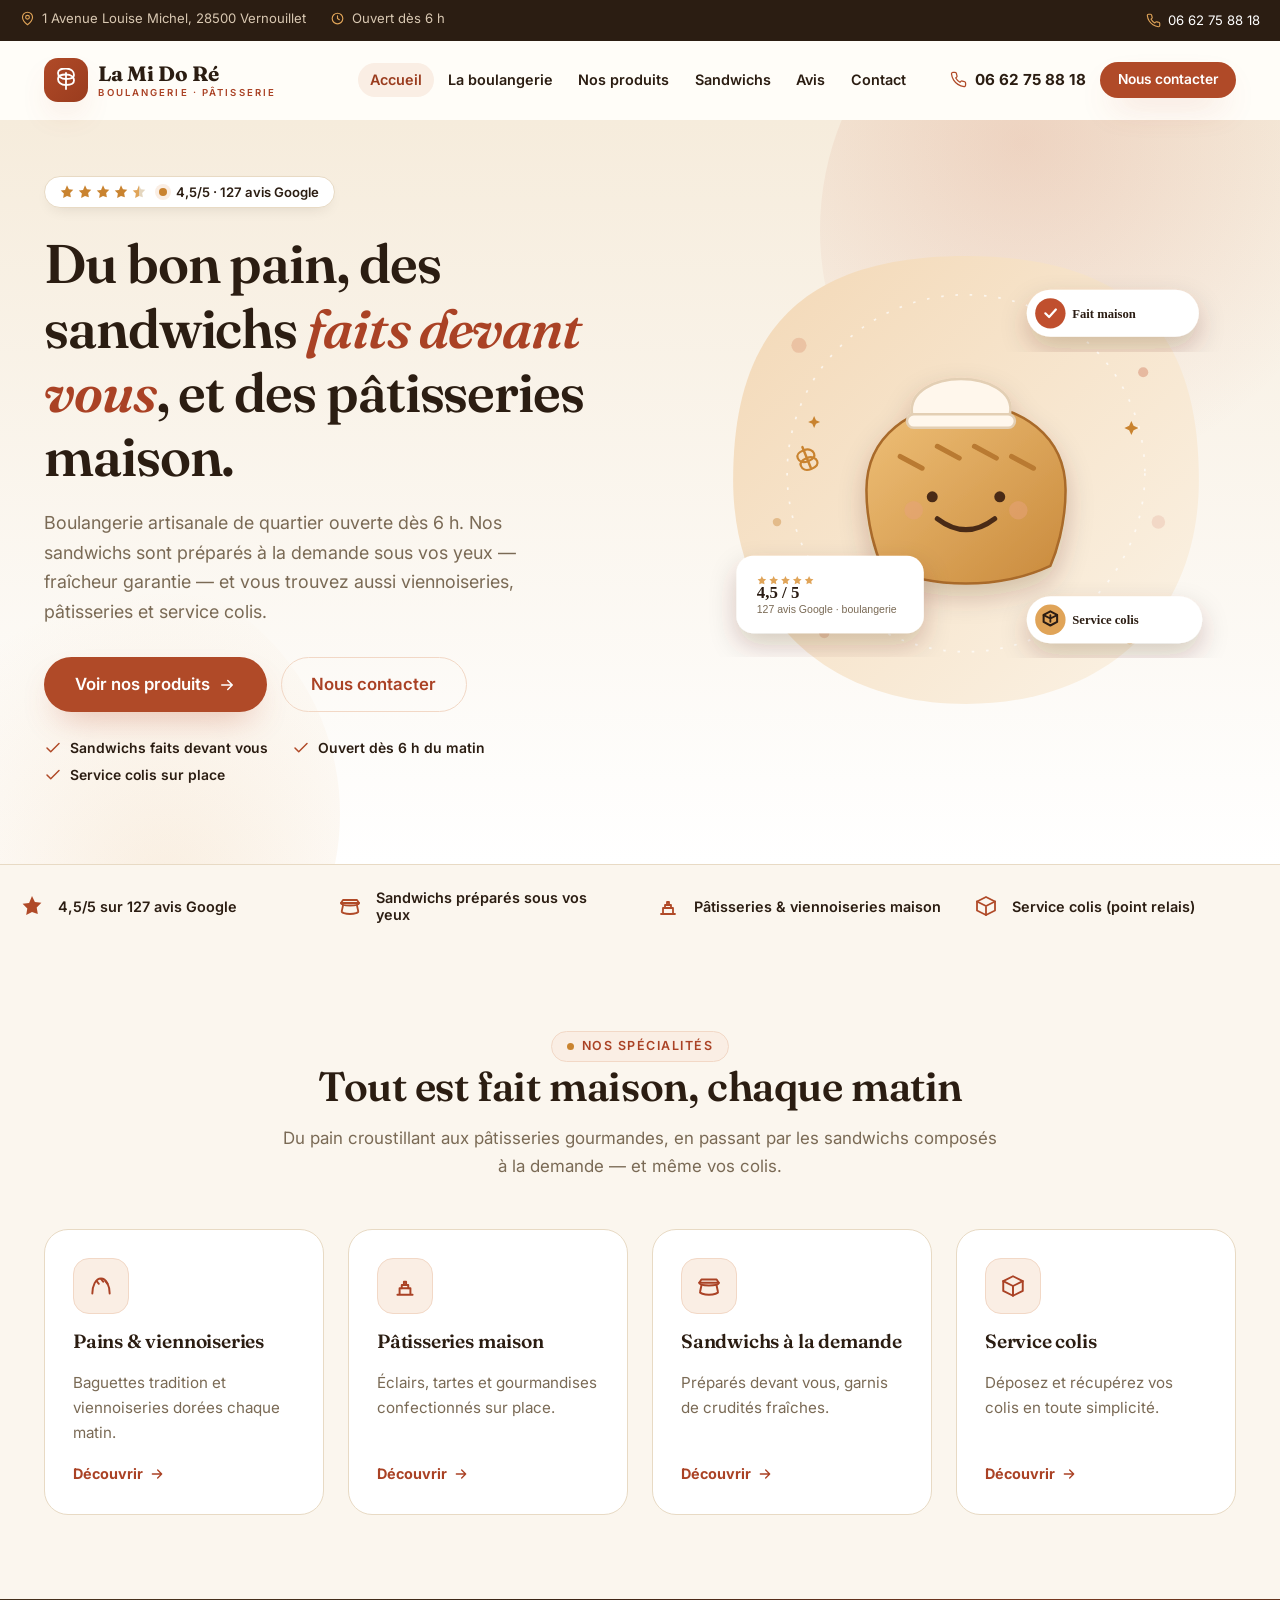
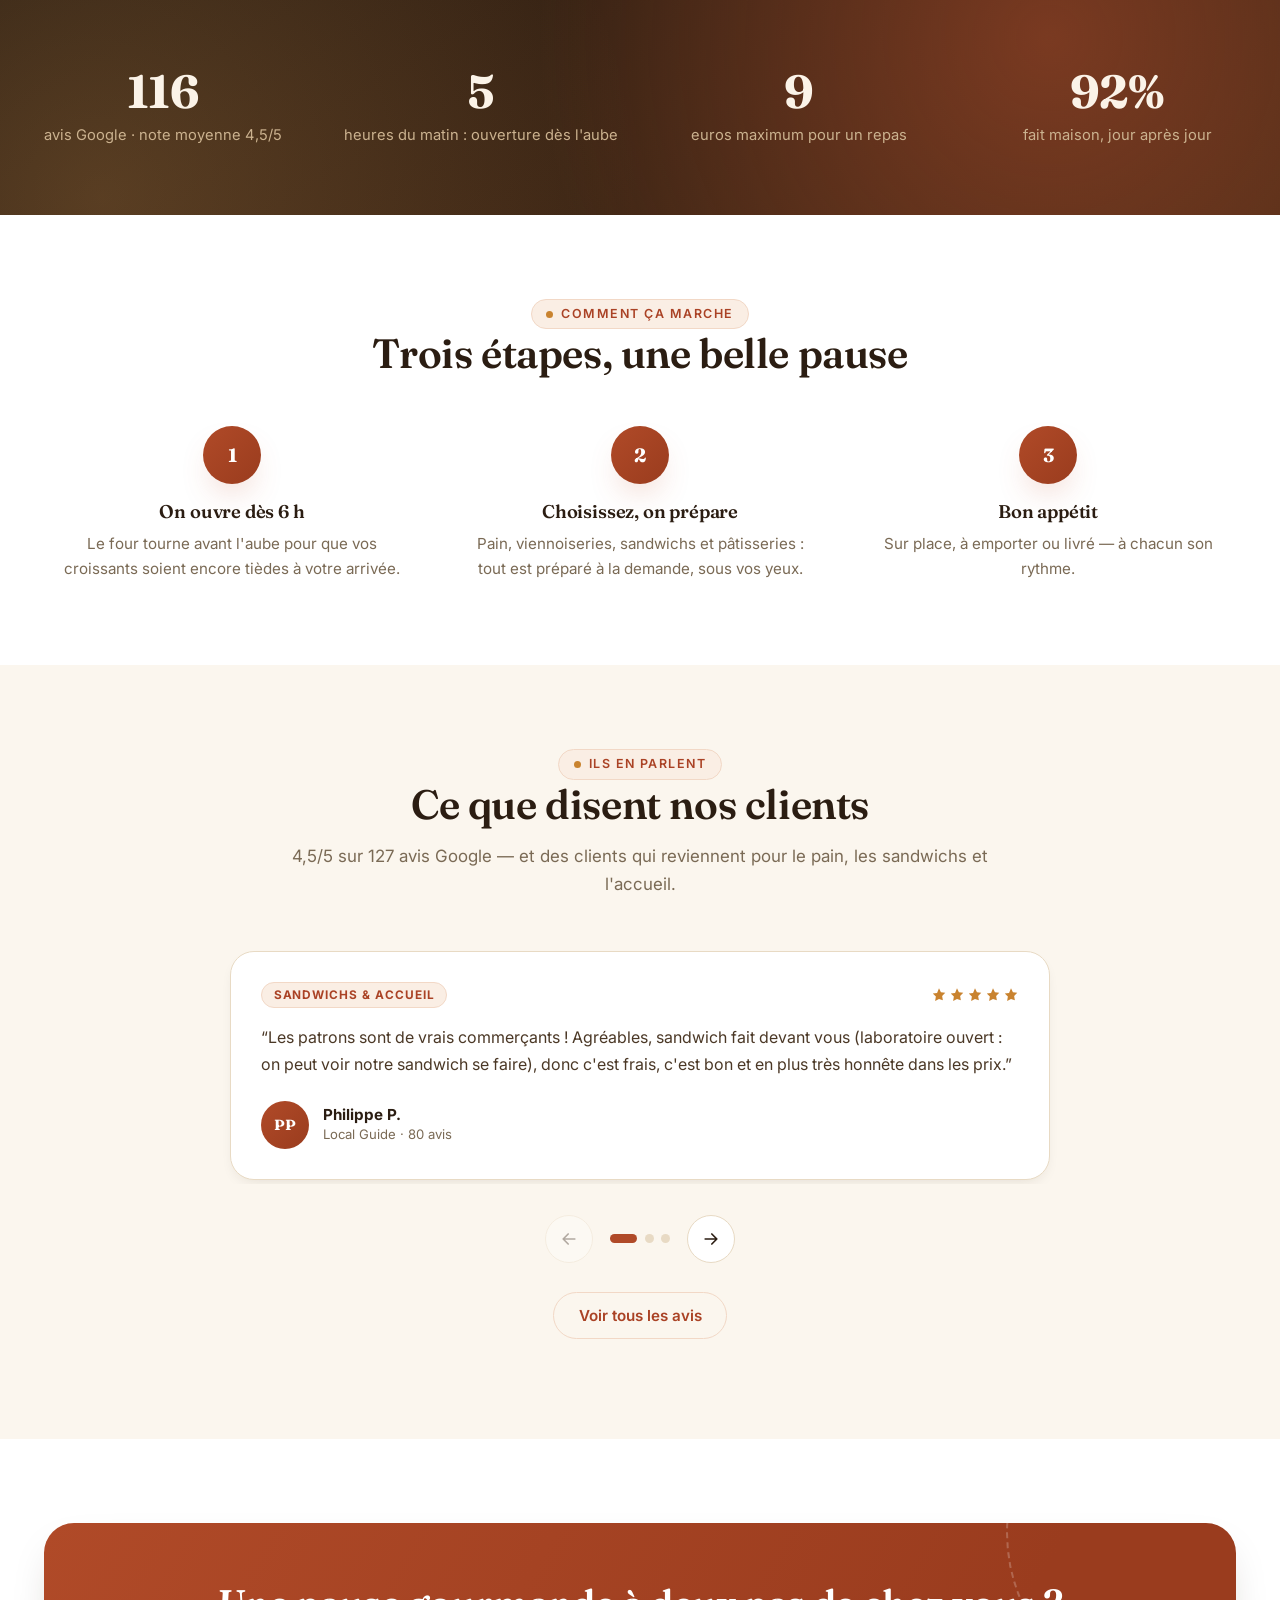
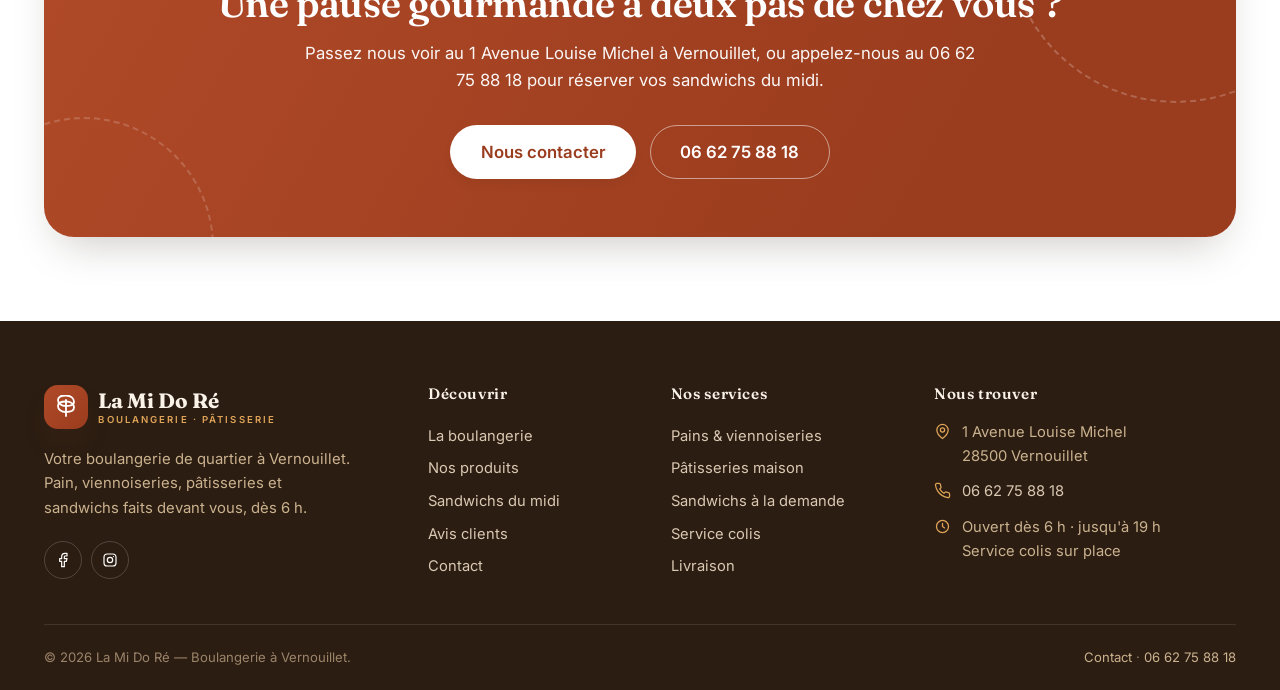
<file: index.html>
<!DOCTYPE html>
<html lang="fr">
<head>
  <meta charset="UTF-8">
  <meta name="viewport" content="width=device-width, initial-scale=1.0">
  <title>La Mi Do Ré — Boulangerie, pâtisserie &amp; sandwichs maison à Vernouillet</title>
  <meta name="description" content="La Mi Do Ré, votre boulangerie artisanale au 1 Avenue Louise Michel à Vernouillet. Pains, viennoiseries, pâtisseries maison et sandwichs faits devant vous, dès 6 h. Service colis. Note 4,5/5 sur 127 avis Google.">
  <link rel="icon" href="assets/img/favicon.svg" type="image/svg+xml">
  <link rel="preconnect" href="https://fonts.googleapis.com">
  <link rel="preconnect" href="https://fonts.gstatic.com" crossorigin>
  <link href="https://fonts.googleapis.com/css2?family=Fraunces:ital,opsz,wght@0,9..144,500;0,9..144,600;0,9..144,700;1,9..144,600&family=Inter:wght@400;500;600;700&display=swap" rel="stylesheet">
  <link rel="stylesheet" href="assets/css/style.css">
  <script type="application/ld+json">
  {
    "@context": "https://schema.org",
    "@type": "Bakery",
    "name": "La Mi Do Ré",
    "description": "Boulangerie artisanale à Vernouillet : pains, viennoiseries, pâtisseries maison, sandwichs préparés à la demande et service colis.",
    "address": {
      "@type": "PostalAddress",
      "streetAddress": "1 Avenue Louise Michel",
      "postalCode": "28500",
      "addressLocality": "Vernouillet",
      "addressCountry": "FR"
    },
    "telephone": "+33 6 62 75 88 18",
    "openingHours": ["Mo-Sa 06:00-19:00", "Su 06:00-13:00"],
    "aggregateRating": { "@type": "AggregateRating", "ratingValue": "4.5", "reviewCount": "127" },
    "priceRange": "1-10 €",
    "servesCuisine": "Boulangerie, Pâtisserie"
  }
  </script>
</head>
<body data-page="index.html">

  <!-- ======= Barre utilitaire ======= -->
  <div class="utility">
    <div class="container utility__inner">
      <div>
        <span class="item"><svg viewBox="0 0 24 24" fill="none" stroke="currentColor" stroke-width="1.8" stroke-linecap="round" stroke-linejoin="round" aria-hidden="true"><path d="M20 10c0 6-8 12-8 12s-8-6-8-12a8 8 0 0 1 16 0z"/><circle cx="12" cy="10" r="3"/></svg>1 Avenue Louise Michel, 28500 Vernouillet</span>
        <span class="item item--hide-md"><svg viewBox="0 0 24 24" fill="none" stroke="currentColor" stroke-width="1.8" stroke-linecap="round" stroke-linejoin="round" aria-hidden="true"><circle cx="12" cy="12" r="8.5"/><path d="M12 7.5V12l3 2"/></svg>Ouvert dès 6 h</span>
      </div>
      <a href="tel:0662758818"><svg viewBox="0 0 24 24" fill="none" stroke="currentColor" stroke-width="1.8" stroke-linecap="round" stroke-linejoin="round" aria-hidden="true"><path d="M22 16.92v3a2 2 0 0 1-2.18 2 19.79 19.79 0 0 1-8.63-3.07 19.5 19.5 0 0 1-6-6A19.79 19.79 0 0 1 2.12 4.18 2 2 0 0 1 4.11 2h3a2 2 0 0 1 2 1.72c.127.96.361 1.903.7 2.81a2 2 0 0 1-.45 2.11L8.09 9.91a16 16 0 0 0 6 6l1.27-1.27a2 2 0 0 1 2.11-.45c.907.339 1.85.573 2.81.7A2 2 0 0 1 22 16.92z"/></svg>06 62 75 88 18</a>
    </div>
  </div>

  <!-- ======= En-tête ======= -->
  <header class="site-header navbar">
    <div class="container header__inner">
      <a href="index.html" class="logo" aria-label="La Mi Do Ré — accueil">
        <span class="logo__mark"><svg viewBox="0 0 24 24" fill="none" stroke="currentColor" stroke-width="1.8" stroke-linecap="round" stroke-linejoin="round" aria-hidden="true"><path d="M12 21V5"/><path d="M12 11C7 11 4 8.5 4 5s3-4.5 8-4.5S20 3.5 20 7 17 11 12 11z"/><path d="M12 17C7 17 4 14.5 4 11s3-4.5 8-4.5S20 9 20 12.5 17 17 12 17z"/></svg></span>
        <span class="logo__text">La Mi Do Ré<small>Boulangerie · Pâtisserie</small></span>
      </a>
      <nav class="nav nav__drawer" id="siteNav" aria-label="Navigation principale">
        <ul class="nav__list">
          <li><a class="nav__link" href="index.html">Accueil</a></li>
          <li><a class="nav__link" href="la-boulangerie.html">La boulangerie</a></li>
          <li><a class="nav__link" href="nos-produits.html">Nos produits</a></li>
          <li><a class="nav__link" href="sandwichs.html">Sandwichs</a></li>
          <li><a class="nav__link" href="avis.html">Avis</a></li>
          <li><a class="nav__link" href="contact.html">Contact</a></li>
        </ul>
      </nav>
      <div class="header__actions">
        <a href="tel:0662758818" class="header__phone desktop-only"><svg viewBox="0 0 24 24" fill="none" stroke="currentColor" stroke-width="1.8" stroke-linecap="round" stroke-linejoin="round" aria-hidden="true"><path d="M22 16.92v3a2 2 0 0 1-2.18 2 19.79 19.79 0 0 1-8.63-3.07 19.5 19.5 0 0 1-6-6A19.79 19.79 0 0 1 2.12 4.18 2 2 0 0 1 4.11 2h3a2 2 0 0 1 2 1.72c.127.96.361 1.903.7 2.81a2 2 0 0 1-.45 2.11L8.09 9.91a16 16 0 0 0 6 6l1.27-1.27a2 2 0 0 1 2.11-.45c.907.339 1.85.573 2.81.7A2 2 0 0 1 22 16.92z"/></svg>06 62 75 88 18</a>
        <a href="contact.html" class="btn btn--primary btn--sm">Nous contacter</a>
        <button class="nav__toggle" aria-label="Ouvrir le menu" aria-expanded="false" aria-controls="siteNav">
          <svg class="icon-menu" viewBox="0 0 24 24" fill="none" stroke="currentColor" stroke-width="2" stroke-linecap="round" aria-hidden="true"><path d="M4 7h16M4 12h16M4 17h16"/></svg>
          <svg class="icon-close" viewBox="0 0 24 24" fill="none" stroke="currentColor" stroke-width="2" stroke-linecap="round" aria-hidden="true"><path d="M6 6l12 12M18 6L6 18"/></svg>
        </button>
      </div>
    </div>
  </header>

  <main id="main">

    <!-- ======= Héros ======= -->
    <section class="hero">
      <div class="hero__deco" aria-hidden="true">
        <span class="blob blob-1"></span>
        <span class="blob blob-2"></span>
      </div>
      <div class="container">
        <div class="hero__grid">
          <div class="hero__content">
            <span class="hero__badge">
              <span class="stars" aria-hidden="true"><svg viewBox="0 0 24 24" style="fill:currentColor"><path d="M12 2l2.9 5.9 6.5.9-4.7 4.6 1.1 6.5L12 17.9 6.2 20.9l1.1-6.5L2.6 9.8l6.5-.9L12 2z"/></svg><svg viewBox="0 0 24 24" style="fill:currentColor"><path d="M12 2l2.9 5.9 6.5.9-4.7 4.6 1.1 6.5L12 17.9 6.2 20.9l1.1-6.5L2.6 9.8l6.5-.9L12 2z"/></svg><svg viewBox="0 0 24 24" style="fill:currentColor"><path d="M12 2l2.9 5.9 6.5.9-4.7 4.6 1.1 6.5L12 17.9 6.2 20.9l1.1-6.5L2.6 9.8l6.5-.9L12 2z"/></svg><svg viewBox="0 0 24 24" style="fill:currentColor"><path d="M12 2l2.9 5.9 6.5.9-4.7 4.6 1.1 6.5L12 17.9 6.2 20.9l1.1-6.5L2.6 9.8l6.5-.9L12 2z"/></svg><svg viewBox="0 0 24 24" style="fill:url(#hstar)" aria-hidden="true"><defs><linearGradient id="hstar" x1="0" y1="0" x2="1" y2="0"><stop offset="50%" stop-color="#E0A458"/><stop offset="50%" stop-color="#E4D6BF"/></linearGradient></defs><path d="M12 2l2.9 5.9 6.5.9-4.7 4.6 1.1 6.5L12 17.9 6.2 20.9l1.1-6.5L2.6 9.8l6.5-.9L12 2z"/></svg></span>
              <span class="dot"></span>4,5/5 · 127 avis Google
            </span>
            <h1>Du bon pain, des sandwichs <em>faits devant vous</em>, et des pâtisseries maison.</h1>
            <p class="hero__sub">Boulangerie artisanale de quartier ouverte dès 6 h. Nos sandwichs sont préparés à la demande sous vos yeux &mdash; fraîcheur garantie &mdash; et vous trouvez aussi viennoiseries, pâtisseries et service colis.</p>
            <div class="hero__actions">
              <a href="nos-produits.html" class="btn btn--primary btn--lg">Voir nos produits <svg viewBox="0 0 24 24" fill="none" stroke="currentColor" stroke-width="2" stroke-linecap="round" stroke-linejoin="round" class="icon" aria-hidden="true"><path d="M5 12h14M13 6l6 6-6 6"/></svg></a>
              <a href="contact.html" class="btn btn--ghost btn--lg">Nous contacter</a>
            </div>
            <div class="hero__trust">
              <span><svg viewBox="0 0 24 24" fill="none" stroke="currentColor" stroke-width="2" stroke-linecap="round" stroke-linejoin="round" aria-hidden="true"><path d="M20 6L9 17l-5-5"/></svg>Sandwichs faits devant vous</span>
              <span><svg viewBox="0 0 24 24" fill="none" stroke="currentColor" stroke-width="2" stroke-linecap="round" stroke-linejoin="round" aria-hidden="true"><path d="M20 6L9 17l-5-5"/></svg>Ouvert dès 6 h du matin</span>
              <span><svg viewBox="0 0 24 24" fill="none" stroke="currentColor" stroke-width="2" stroke-linecap="round" stroke-linejoin="round" aria-hidden="true"><path d="M20 6L9 17l-5-5"/></svg>Service colis sur place</span>
            </div>
          </div>
          <div class="hero__media">
            <img src="assets/img/hero.svg" class="hero-img" width="640" height="620" alt="Illustration d'une baguette souriante avec une note de 4,5 étoiles, un badge fait maison et un badge service colis">
          </div>
        </div>
      </div>
    </section>

    <!-- ======= Barre de confiance ======= -->
    <div class="trust-bar">
      <div class="container trust-bar__inner">
        <div class="trust-bar__item"><svg viewBox="0 0 24 24" aria-hidden="true" style="fill:currentColor"><path d="M12 2l2.9 5.9 6.5.9-4.7 4.6 1.1 6.5L12 17.9 6.2 20.9l1.1-6.5L2.6 9.8l6.5-.9L12 2z"/></svg>4,5/5 sur 127 avis Google</div>
        <div class="trust-bar__item"><svg viewBox="0 0 24 24" fill="none" stroke="currentColor" stroke-width="1.8" stroke-linecap="round" stroke-linejoin="round" aria-hidden="true"><path d="M3 9h18l-2-3H5L3 9z"/><path d="M3 9c0 1.7 3 2.5 9 2.5S21 10.7 21 9"/><path d="M5 11.5l-1.3 6c-.3 1 3.3 2.5 8.3 2.5s8.6-1.5 8.3-2.5l-1.3-6"/></svg>Sandwichs préparés sous vos yeux</div>
        <div class="trust-bar__item"><svg viewBox="0 0 24 24" fill="none" stroke="currentColor" stroke-width="1.8" stroke-linecap="round" stroke-linejoin="round" aria-hidden="true"><path d="M5 20h14M7 20v-6h10v6"/><path d="M9 14v-3h6v3"/><path d="M11 11V8h2v3"/></svg>Pâtisseries &amp; viennoiseries maison</div>
        <div class="trust-bar__item"><svg viewBox="0 0 24 24" fill="none" stroke="currentColor" stroke-width="1.8" stroke-linecap="round" stroke-linejoin="round" aria-hidden="true"><path d="M12 3l9 4.5v9L12 21l-9-4.5v-9L12 3z"/><path d="M3 7.5l9 4.5 9-4.5M12 12v9"/></svg>Service colis (point relais)</div>
      </div>
    </div>

    <!-- ======= Nos spécialités ======= -->
    <section class="section section--tint">
      <div class="container">
        <div class="section-head reveal">
          <span class="eyebrow">Nos spécialités</span>
          <h2 class="section-head__title">Tout est fait maison, chaque matin</h2>
          <p class="section-head__sub">Du pain croustillant aux pâtisseries gourmandes, en passant par les sandwichs composés à la demande &mdash; et même vos colis.</p>
        </div>
        <div class="grid grid--4">
          <article class="card card--hover product-card reveal">
            <span class="icon-chip"><svg viewBox="0 0 24 24" fill="none" stroke="currentColor" stroke-width="1.8" stroke-linecap="round" stroke-linejoin="round" aria-hidden="true"><path d="M4 19c0-7 3-14 8-14s8 7 8 14"/><path d="M8 7.5l2 2.5M12 5.5l2 2.5M16 7.5l2 2.5"/></svg></span>
            <h3>Pains &amp; viennoiseries</h3>
            <p>Baguettes tradition et viennoiseries dorées chaque matin.</p>
            <a href="nos-produits.html" style="color:var(--primary-strong);font-weight:700;font-size:.9rem;display:inline-flex;gap:.4rem;align-items:center">Découvrir <svg viewBox="0 0 24 24" fill="none" stroke="currentColor" stroke-width="2" stroke-linecap="round" stroke-linejoin="round" width="16" height="16" aria-hidden="true"><path d="M5 12h14M13 6l6 6-6 6"/></svg></a>
          </article>
          <article class="card card--hover product-card reveal reveal--delay-1">
            <span class="icon-chip"><svg viewBox="0 0 24 24" fill="none" stroke="currentColor" stroke-width="1.8" stroke-linecap="round" stroke-linejoin="round" aria-hidden="true"><path d="M5 20h14M7 20v-6h10v6"/><path d="M9 14v-3h6v3"/><path d="M11 11V8h2v3"/></svg></span>
            <h3>Pâtisseries maison</h3>
            <p>Éclairs, tartes et gourmandises confectionnés sur place.</p>
            <a href="nos-produits.html" style="color:var(--primary-strong);font-weight:700;font-size:.9rem;display:inline-flex;gap:.4rem;align-items:center">Découvrir <svg viewBox="0 0 24 24" fill="none" stroke="currentColor" stroke-width="2" stroke-linecap="round" stroke-linejoin="round" width="16" height="16" aria-hidden="true"><path d="M5 12h14M13 6l6 6-6 6"/></svg></a>
          </article>
          <article class="card card--hover product-card reveal reveal--delay-2">
            <span class="icon-chip"><svg viewBox="0 0 24 24" fill="none" stroke="currentColor" stroke-width="1.8" stroke-linecap="round" stroke-linejoin="round" aria-hidden="true"><path d="M3 9h18l-2-3H5L3 9z"/><path d="M3 9c0 1.7 3 2.5 9 2.5S21 10.7 21 9"/><path d="M5 11.5l-1.3 6c-.3 1 3.3 2.5 8.3 2.5s8.6-1.5 8.3-2.5l-1.3-6"/></svg></span>
            <h3>Sandwichs à la demande</h3>
            <p>Préparés devant vous, garnis de crudités fraîches.</p>
            <a href="sandwichs.html" style="color:var(--primary-strong);font-weight:700;font-size:.9rem;display:inline-flex;gap:.4rem;align-items:center">Découvrir <svg viewBox="0 0 24 24" fill="none" stroke="currentColor" stroke-width="2" stroke-linecap="round" stroke-linejoin="round" width="16" height="16" aria-hidden="true"><path d="M5 12h14M13 6l6 6-6 6"/></svg></a>
          </article>
          <article class="card card--hover product-card reveal reveal--delay-3">
            <span class="icon-chip"><svg viewBox="0 0 24 24" fill="none" stroke="currentColor" stroke-width="1.8" stroke-linecap="round" stroke-linejoin="round" aria-hidden="true"><path d="M12 3l9 4.5v9L12 21l-9-4.5v-9L12 3z"/><path d="M3 7.5l9 4.5 9-4.5M12 12v9"/></svg></span>
            <h3>Service colis</h3>
            <p>Déposez et récupérez vos colis en toute simplicité.</p>
            <a href="contact.html" style="color:var(--primary-strong);font-weight:700;font-size:.9rem;display:inline-flex;gap:.4rem;align-items:center">Découvrir <svg viewBox="0 0 24 24" fill="none" stroke="currentColor" stroke-width="2" stroke-linecap="round" stroke-linejoin="round" width="16" height="16" aria-hidden="true"><path d="M5 12h14M13 6l6 6-6 6"/></svg></a>
          </article>
        </div>
      </div>
    </section>

    <!-- ======= Chiffres clés ======= -->
    <section class="stats">
      <div class="container stats__grid">
        <div class="stat reveal">
          <div class="stat__value" data-count="127">127</div>
          <div class="stat__label">avis Google · note moyenne 4,5/5</div>
        </div>
        <div class="stat reveal reveal--delay-1">
          <div class="stat__value" data-count="6">6</div>
          <div class="stat__label">heures du matin : ouverture dès l'aube</div>
        </div>
        <div class="stat reveal reveal--delay-2">
          <div class="stat__value" data-count="10">10</div>
          <div class="stat__label">euros maximum pour un repas</div>
        </div>
        <div class="stat reveal reveal--delay-3">
          <div class="stat__value" data-count="100" data-suffix="%">100%</div>
          <div class="stat__label">fait maison, jour après jour</div>
        </div>
      </div>
    </section>

    <!-- ======= Comment ça marche ======= -->
    <section class="section">
      <div class="container">
        <div class="section-head reveal">
          <span class="eyebrow">Comment ça marche</span>
          <h2 class="section-head__title">Trois étapes, une belle pause</h2>
        </div>
        <div class="steps">
          <div class="step reveal">
            <div class="step__num">1</div>
            <h3>On ouvre dès 6 h</h3>
            <p>Le four tourne avant l'aube pour que vos croissants soient encore tièdes à votre arrivée.</p>
          </div>
          <div class="step reveal reveal--delay-1">
            <div class="step__num">2</div>
            <h3>Choisissez, on prépare</h3>
            <p>Pain, viennoiseries, sandwichs et pâtisseries : tout est préparé à la demande, sous vos yeux.</p>
          </div>
          <div class="step reveal reveal--delay-2">
            <div class="step__num">3</div>
            <h3>Bon appétit</h3>
            <p>Sur place, à emporter ou livré &mdash; à chacun son rythme.</p>
          </div>
        </div>
      </div>
    </section>

    <!-- ======= Avis ======= -->
    <section class="section section--tint">
      <div class="container">
        <div class="section-head reveal">
          <span class="eyebrow">Ils en parlent</span>
          <h2 class="section-head__title">Ce que disent nos clients</h2>
          <p class="section-head__sub">4,5/5 sur 127 avis Google &mdash; et des clients qui reviennent pour le pain, les sandwichs et l'accueil.</p>
        </div>
        <div class="slider reveal" data-slider>
          <div class="slider__viewport">
            <div class="slider__track">
              <div class="slider__slide">
                <div class="quote-card" style="max-width:820px;margin:0 auto">
                  <div class="quote-card__top">
                    <span class="quote-card__service">Sandwichs &amp; accueil</span>
                    <span class="stars" aria-hidden="true"><svg viewBox="0 0 24 24" style="fill:currentColor"><path d="M12 2l2.9 5.9 6.5.9-4.7 4.6 1.1 6.5L12 17.9 6.2 20.9l1.1-6.5L2.6 9.8l6.5-.9L12 2z"/></svg><svg viewBox="0 0 24 24" style="fill:currentColor"><path d="M12 2l2.9 5.9 6.5.9-4.7 4.6 1.1 6.5L12 17.9 6.2 20.9l1.1-6.5L2.6 9.8l6.5-.9L12 2z"/></svg><svg viewBox="0 0 24 24" style="fill:currentColor"><path d="M12 2l2.9 5.9 6.5.9-4.7 4.6 1.1 6.5L12 17.9 6.2 20.9l1.1-6.5L2.6 9.8l6.5-.9L12 2z"/></svg><svg viewBox="0 0 24 24" style="fill:currentColor"><path d="M12 2l2.9 5.9 6.5.9-4.7 4.6 1.1 6.5L12 17.9 6.2 20.9l1.1-6.5L2.6 9.8l6.5-.9L12 2z"/></svg><svg viewBox="0 0 24 24" style="fill:currentColor"><path d="M12 2l2.9 5.9 6.5.9-4.7 4.6 1.1 6.5L12 17.9 6.2 20.9l1.1-6.5L2.6 9.8l6.5-.9L12 2z"/></svg></span>
                  </div>
                  <blockquote><p>&ldquo;Les patrons sont de vrais commerçants ! Agréables, sandwich fait devant vous (laboratoire ouvert : on peut voir notre sandwich se faire), donc c'est frais, c'est bon et en plus très honnête dans les prix.&rdquo;</p></blockquote>
                  <footer>
                    <span class="avatar avatar--terra">PP</span>
                    <div><div class="q-name">Philippe P.</div><div class="q-role">Local Guide · 80 avis</div></div>
                  </footer>
                </div>
              </div>
              <div class="slider__slide">
                <div class="quote-card" style="max-width:820px;margin:0 auto">
                  <div class="quote-card__top">
                    <span class="quote-card__service">Pâtisserie</span>
                    <span class="stars" aria-hidden="true"><svg viewBox="0 0 24 24" style="fill:currentColor"><path d="M12 2l2.9 5.9 6.5.9-4.7 4.6 1.1 6.5L12 17.9 6.2 20.9l1.1-6.5L2.6 9.8l6.5-.9L12 2z"/></svg><svg viewBox="0 0 24 24" style="fill:currentColor"><path d="M12 2l2.9 5.9 6.5.9-4.7 4.6 1.1 6.5L12 17.9 6.2 20.9l1.1-6.5L2.6 9.8l6.5-.9L12 2z"/></svg><svg viewBox="0 0 24 24" style="fill:currentColor"><path d="M12 2l2.9 5.9 6.5.9-4.7 4.6 1.1 6.5L12 17.9 6.2 20.9l1.1-6.5L2.6 9.8l6.5-.9L12 2z"/></svg><svg viewBox="0 0 24 24" style="fill:currentColor"><path d="M12 2l2.9 5.9 6.5.9-4.7 4.6 1.1 6.5L12 17.9 6.2 20.9l1.1-6.5L2.6 9.8l6.5-.9L12 2z"/></svg><svg viewBox="0 0 24 24" style="fill:currentColor"><path d="M12 2l2.9 5.9 6.5.9-4.7 4.6 1.1 6.5L12 17.9 6.2 20.9l1.1-6.5L2.6 9.8l6.5-.9L12 2z"/></svg></span>
                  </div>
                  <blockquote><p>&ldquo;Très bon accueil, sandwich frais et fait à la demande. Pâtisserie délicieuse. Merci pour ce déjeuner.&rdquo;</p></blockquote>
                  <footer>
                    <span class="avatar avatar--gold">GB</span>
                    <div><div class="q-name">G. B.</div><div class="q-role">Local Guide · 46 avis</div></div>
                  </footer>
                </div>
              </div>
              <div class="slider__slide">
                <div class="quote-card" style="max-width:820px;margin:0 auto">
                  <div class="quote-card__top">
                    <span class="quote-card__service">Pain &amp; colis</span>
                    <span class="stars" aria-hidden="true"><svg viewBox="0 0 24 24" style="fill:currentColor"><path d="M12 2l2.9 5.9 6.5.9-4.7 4.6 1.1 6.5L12 17.9 6.2 20.9l1.1-6.5L2.6 9.8l6.5-.9L12 2z"/></svg><svg viewBox="0 0 24 24" style="fill:currentColor"><path d="M12 2l2.9 5.9 6.5.9-4.7 4.6 1.1 6.5L12 17.9 6.2 20.9l1.1-6.5L2.6 9.8l6.5-.9L12 2z"/></svg><svg viewBox="0 0 24 24" style="fill:currentColor"><path d="M12 2l2.9 5.9 6.5.9-4.7 4.6 1.1 6.5L12 17.9 6.2 20.9l1.1-6.5L2.6 9.8l6.5-.9L12 2z"/></svg><svg viewBox="0 0 24 24" style="fill:currentColor"><path d="M12 2l2.9 5.9 6.5.9-4.7 4.6 1.1 6.5L12 17.9 6.2 20.9l1.1-6.5L2.6 9.8l6.5-.9L12 2z"/></svg><svg viewBox="0 0 24 24" style="fill:currentColor"><path d="M12 2l2.9 5.9 6.5.9-4.7 4.6 1.1 6.5L12 17.9 6.2 20.9l1.1-6.5L2.6 9.8l6.5-.9L12 2z"/></svg></span>
                  </div>
                  <blockquote><p>&ldquo;J'ai été bien accueilli par un sympathique monsieur. C'était la première fois pour acheter du pain et récupérer un colis. Je le recommande pour la boulangerie et le service colis.&rdquo;</p></blockquote>
                  <footer>
                    <span class="avatar avatar--espresso">OT</span>
                    <div><div class="q-name">Oussama T.</div><div class="q-role">Local Guide · 45 avis</div></div>
                  </footer>
                </div>
              </div>
            </div>
          </div>
          <div class="slider__controls">
            <button class="slider__btn" data-slider-prev aria-label="Avis précédent"><svg viewBox="0 0 24 24" fill="none" stroke="currentColor" stroke-width="2" stroke-linecap="round" stroke-linejoin="round" aria-hidden="true"><path d="M19 12H5M11 6l-6 6 6 6"/></svg></button>
            <div class="slider__dots"></div>
            <button class="slider__btn" data-slider-next aria-label="Avis suivant"><svg viewBox="0 0 24 24" fill="none" stroke="currentColor" stroke-width="2" stroke-linecap="round" stroke-linejoin="round" aria-hidden="true"><path d="M5 12h14M13 6l6 6-6 6"/></svg></button>
          </div>
        </div>
        <p class="center mt-0" style="margin-top:1.8rem"><a href="avis.html" class="btn btn--ghost">Voir tous les avis</a></p>
      </div>
    </section>

    <!-- ======= Bandeau CTA ======= -->
    <section class="section">
      <div class="container">
        <div class="cta-band reveal">
          <div class="inner">
            <h2>Une pause gourmande à deux pas de chez vous ?</h2>
            <p>Passez nous voir au 1 Avenue Louise Michel à Vernouillet, ou appelez-nous au 06 62 75 88 18 pour réserver vos sandwichs du midi.</p>
            <div class="cta-actions">
              <a href="contact.html" class="btn btn--light btn--lg">Nous contacter</a>
              <a href="tel:0662758818" class="btn btn--outline-light btn--lg">06 62 75 88 18</a>
            </div>
          </div>
        </div>
      </div>
    </section>
  </main>

  <!-- ======= Pied de page ======= -->
  <footer class="site-footer">
    <div class="container">
      <div class="footer__top">
        <div class="footer__brand">
          <a href="index.html" class="logo logo--light" aria-label="La Mi Do Ré — accueil">
            <span class="logo__mark"><svg viewBox="0 0 24 24" fill="none" stroke="currentColor" stroke-width="1.8" stroke-linecap="round" stroke-linejoin="round" aria-hidden="true"><path d="M12 21V5"/><path d="M12 11C7 11 4 8.5 4 5s3-4.5 8-4.5S20 3.5 20 7 17 11 12 11z"/><path d="M12 17C7 17 4 14.5 4 11s3-4.5 8-4.5S20 9 20 12.5 17 17 12 17z"/></svg></span>
            <span class="logo__text">La Mi Do Ré<small>Boulangerie · Pâtisserie</small></span>
          </a>
          <p>Votre boulangerie de quartier à Vernouillet. Pain, viennoiseries, pâtisseries et sandwichs faits devant vous, dès 6 h.</p>
          <div class="socials">
            <a href="#" aria-label="Facebook"><svg viewBox="0 0 24 24" fill="none" stroke="currentColor" stroke-width="1.8" stroke-linecap="round" stroke-linejoin="round" aria-hidden="true"><path d="M18 2h-3a5 5 0 0 0-5 5v3H7v4h3v8h4v-8h3l1-4h-4V7a1 1 0 0 1 1-1h3z"/></svg></a>
            <a href="#" aria-label="Instagram"><svg viewBox="0 0 24 24" fill="none" stroke="currentColor" stroke-width="1.8" stroke-linecap="round" stroke-linejoin="round" aria-hidden="true"><rect x="3" y="3" width="18" height="18" rx="5"/><circle cx="12" cy="12" r="4"/><path d="M17.2 6.8h.01"/></svg></a>
          </div>
        </div>
        <div>
          <h4>Découvrir</h4>
          <ul>
            <li><a href="la-boulangerie.html">La boulangerie</a></li>
            <li><a href="nos-produits.html">Nos produits</a></li>
            <li><a href="sandwichs.html">Sandwichs du midi</a></li>
            <li><a href="avis.html">Avis clients</a></li>
            <li><a href="contact.html">Contact</a></li>
          </ul>
        </div>
        <div>
          <h4>Nos services</h4>
          <ul>
            <li><a href="nos-produits.html">Pains &amp; viennoiseries</a></li>
            <li><a href="nos-produits.html">Pâtisseries maison</a></li>
            <li><a href="sandwichs.html">Sandwichs à la demande</a></li>
            <li><a href="contact.html">Service colis</a></li>
            <li><a href="contact.html">Livraison</a></li>
          </ul>
        </div>
        <div class="footer__visit">
          <h4>Nous trouver</h4>
          <div class="f-item"><svg viewBox="0 0 24 24" fill="none" stroke="currentColor" stroke-width="1.8" stroke-linecap="round" stroke-linejoin="round" aria-hidden="true"><path d="M20 10c0 6-8 12-8 12s-8-6-8-12a8 8 0 0 1 16 0z"/><circle cx="12" cy="10" r="3"/></svg><span>1 Avenue Louise Michel<br>28500 Vernouillet</span></div>
          <div class="f-item"><svg viewBox="0 0 24 24" fill="none" stroke="currentColor" stroke-width="1.8" stroke-linecap="round" stroke-linejoin="round" aria-hidden="true"><path d="M22 16.92v3a2 2 0 0 1-2.18 2 19.79 19.79 0 0 1-8.63-3.07 19.5 19.5 0 0 1-6-6A19.79 19.79 0 0 1 2.12 4.18 2 2 0 0 1 4.11 2h3a2 2 0 0 1 2 1.72c.127.96.361 1.903.7 2.81a2 2 0 0 1-.45 2.11L8.09 9.91a16 16 0 0 0 6 6l1.27-1.27a2 2 0 0 1 2.11-.45c.907.339 1.85.573 2.81.7A2 2 0 0 1 22 16.92z"/></svg><a href="tel:0662758818">06 62 75 88 18</a></div>
          <div class="f-item"><svg viewBox="0 0 24 24" fill="none" stroke="currentColor" stroke-width="1.8" stroke-linecap="round" stroke-linejoin="round" aria-hidden="true"><circle cx="12" cy="12" r="8.5"/><path d="M12 7.5V12l3 2"/></svg><span>Ouvert dès 6 h · jusqu'à 19 h<br>Service colis sur place</span></div>
        </div>
      </div>
      <div class="footer__bottom">
        <span>&copy; <span data-year>2026</span> La Mi Do Ré — Boulangerie à Vernouillet.</span>
        <span><a href="contact.html">Contact</a> &middot; <a href="tel:0662758818">06 62 75 88 18</a></span>
      </div>
    </div>
  </footer>

  <script src="assets/js/main.js"></script>
</body>
</html>
</file>
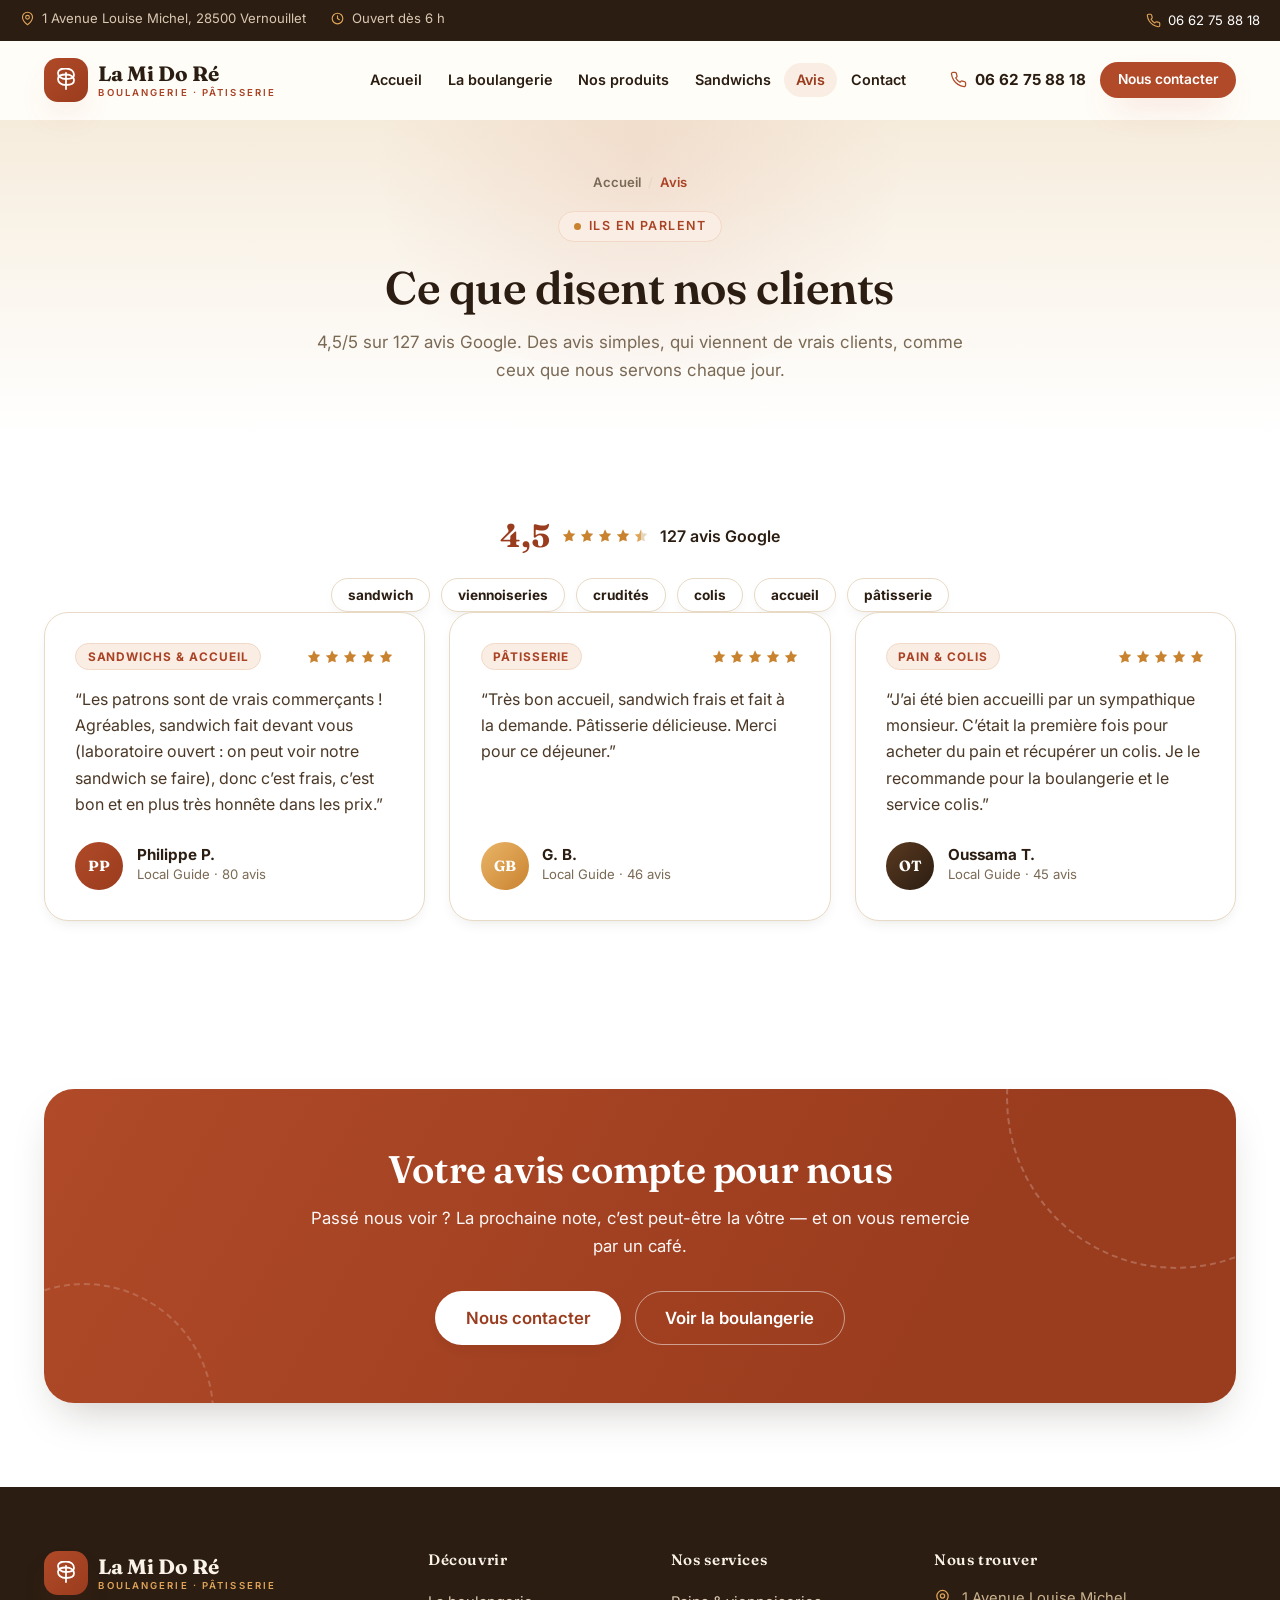
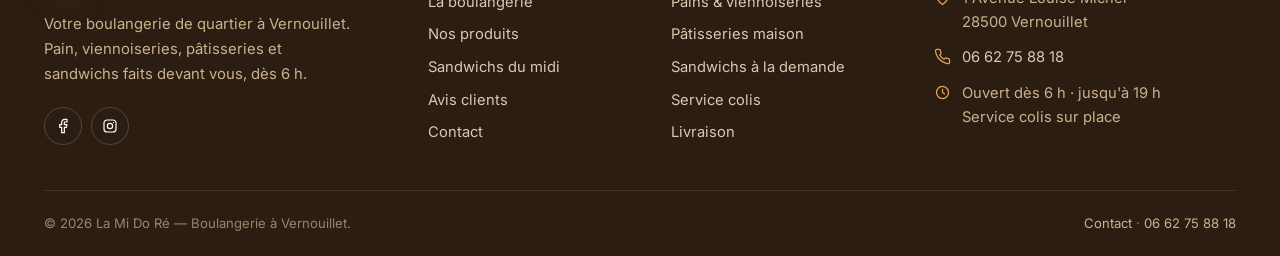
<file: avis.html>
<!DOCTYPE html>
<html lang="fr">
<head>
  <meta charset="UTF-8">
  <meta name="viewport" content="width=device-width, initial-scale=1.0">
  <title>Avis | La Mi Do Ré</title>
  <meta name="description" content="4,5/5 sur 127 avis Google. Des avis simples, qui viennent de vrais clients, comme ceux que nous servons chaque jour.">
  <link rel="icon" href="assets/img/favicon.svg" type="image/svg+xml">
  <link rel="preconnect" href="https://fonts.googleapis.com">
  <link rel="preconnect" href="https://fonts.gstatic.com" crossorigin>
  <link href="https://fonts.googleapis.com/css2?family=Fraunces:ital,opsz,wght@0,9..144,500;0,9..144,600;0,9..144,700;1,9..144,600&family=Inter:wght@400;500;600;700&display=swap" rel="stylesheet">
  <link rel="stylesheet" href="assets/css/style.css">
  <script type="application/ld+json">
  {
    "@context": "https://schema.org",
    "@type": "Bakery",
    "name": "La Mi Do Ré",
    "description": "Boulangerie artisanale à Vernouillet : pains, viennoiseries, pâtisseries maison, sandwichs préparés à la demande et service colis.",
    "address": {
      "@type": "PostalAddress",
      "streetAddress": "1 Avenue Louise Michel",
      "postalCode": "28500",
      "addressLocality": "Vernouillet",
      "addressCountry": "FR"
    },
    "telephone": "+33 6 62 75 88 18",
    "openingHours": ["Mo-Sa 06:00-19:00", "Su 06:00-13:00"],
    "aggregateRating": { "@type": "AggregateRating", "ratingValue": "4.5", "reviewCount": "127" },
    "priceRange": "1-10 €",
    "servesCuisine": "Boulangerie, Pâtisserie"
  }
  </script>
</head>
<body data-page="avis.html">

  <!-- ======= Barre utilitaire ======= -->
  <div class="utility">
    <div class="container utility__inner">
      <div>
        <span class="item"><svg viewBox="0 0 24 24" fill="none" stroke="currentColor" stroke-width="1.8" stroke-linecap="round" stroke-linejoin="round" aria-hidden="true"><path d="M20 10c0 6-8 12-8 12s-8-6-8-12a8 8 0 0 1 16 0z"/><circle cx="12" cy="10" r="3"/></svg>1 Avenue Louise Michel, 28500 Vernouillet</span>
        <span class="item item--hide-md"><svg viewBox="0 0 24 24" fill="none" stroke="currentColor" stroke-width="1.8" stroke-linecap="round" stroke-linejoin="round" aria-hidden="true"><circle cx="12" cy="12" r="8.5"/><path d="M12 7.5V12l3 2"/></svg>Ouvert dès 6 h</span>
      </div>
      <a href="tel:0662758818"><svg viewBox="0 0 24 24" fill="none" stroke="currentColor" stroke-width="1.8" stroke-linecap="round" stroke-linejoin="round" aria-hidden="true"><path d="M22 16.92v3a2 2 0 0 1-2.18 2 19.79 19.79 0 0 1-8.63-3.07 19.5 19.5 0 0 1-6-6A19.79 19.79 0 0 1 2.12 4.18 2 2 0 0 1 4.11 2h3a2 2 0 0 1 2 1.72c.127.96.361 1.903.7 2.81a2 2 0 0 1-.45 2.11L8.09 9.91a16 16 0 0 0 6 6l1.27-1.27a2 2 0 0 1 2.11-.45c.907.339 1.85.573 2.81.7A2 2 0 0 1 22 16.92z"/></svg>06 62 75 88 18</a>
    </div>
  </div>

  <!-- ======= En-tête ======= -->
  <header class="site-header navbar">
    <div class="container header__inner">
      <a href="index.html" class="logo" aria-label="La Mi Do Ré — accueil">
        <span class="logo__mark"><svg viewBox="0 0 24 24" fill="none" stroke="currentColor" stroke-width="1.8" stroke-linecap="round" stroke-linejoin="round" aria-hidden="true"><path d="M12 21V5"/><path d="M12 11C7 11 4 8.5 4 5s3-4.5 8-4.5S20 3.5 20 7 17 11 12 11z"/><path d="M12 17C7 17 4 14.5 4 11s3-4.5 8-4.5S20 9 20 12.5 17 17 12 17z"/></svg></span>
        <span class="logo__text">La Mi Do Ré<small>Boulangerie · Pâtisserie</small></span>
      </a>
      <nav class="nav nav__drawer" id="siteNav" aria-label="Navigation principale">
        <ul class="nav__list">
          <li><a class="nav__link" href="index.html">Accueil</a></li>
          <li><a class="nav__link" href="la-boulangerie.html">La boulangerie</a></li>
          <li><a class="nav__link" href="nos-produits.html">Nos produits</a></li>
          <li><a class="nav__link" href="sandwichs.html">Sandwichs</a></li>
          <li><a class="nav__link" href="avis.html">Avis</a></li>
          <li><a class="nav__link" href="contact.html">Contact</a></li>
        </ul>
      </nav>
      <div class="header__actions">
        <a href="tel:0662758818" class="header__phone desktop-only"><svg viewBox="0 0 24 24" fill="none" stroke="currentColor" stroke-width="1.8" stroke-linecap="round" stroke-linejoin="round" aria-hidden="true"><path d="M22 16.92v3a2 2 0 0 1-2.18 2 19.79 19.79 0 0 1-8.63-3.07 19.5 19.5 0 0 1-6-6A19.79 19.79 0 0 1 2.12 4.18 2 2 0 0 1 4.11 2h3a2 2 0 0 1 2 1.72c.127.96.361 1.903.7 2.81a2 2 0 0 1-.45 2.11L8.09 9.91a16 16 0 0 0 6 6l1.27-1.27a2 2 0 0 1 2.11-.45c.907.339 1.85.573 2.81.7A2 2 0 0 1 22 16.92z"/></svg>06 62 75 88 18</a>
        <a href="contact.html" class="btn btn--primary btn--sm">Nous contacter</a>
        <button class="nav__toggle" aria-label="Ouvrir le menu" aria-expanded="false" aria-controls="siteNav">
          <svg class="icon-menu" viewBox="0 0 24 24" fill="none" stroke="currentColor" stroke-width="2" stroke-linecap="round" aria-hidden="true"><path d="M4 7h16M4 12h16M4 17h16"/></svg>
          <svg class="icon-close" viewBox="0 0 24 24" fill="none" stroke="currentColor" stroke-width="2" stroke-linecap="round" aria-hidden="true"><path d="M6 6l12 12M18 6L6 18"/></svg>
        </button>
      </div>
    </div>
  </header>

  <main id="main">

    <!-- ======= Héros ======= -->
    <section class="page-hero">
      <div class="container">
        <nav class="breadcrumb" aria-label="Fil d'Ariane">
          <a href="index.html">Accueil</a>
          <span class="sep" aria-hidden="true">/</span>
          <span class="current">Avis</span>
        </nav>
        <span class="eyebrow page-hero__eyebrow">Ils en parlent</span>
        <h1>Ce que disent nos clients</h1>
        <p class="page-hero__sub">4,5/5 sur 127 avis Google. Des avis simples, qui viennent de vrais clients, comme ceux que nous servons chaque jour.</p>
      </div>
    </section>

    <!-- ======= Résumé & avis clients ======= -->
    <section class="section">
      <div class="container">
        <div class="rating-summary reveal">
          <span class="big">4,5</span>
          <span class="stars" aria-hidden="true"><svg viewBox="0 0 24 24" style="fill:currentColor"><path d="M12 2l2.9 5.9 6.5.9-4.7 4.6 1.1 6.5L12 17.9 6.2 20.9l1.1-6.5L2.6 9.8l6.5-.9L12 2z"/></svg><svg viewBox="0 0 24 24" style="fill:currentColor"><path d="M12 2l2.9 5.9 6.5.9-4.7 4.6 1.1 6.5L12 17.9 6.2 20.9l1.1-6.5L2.6 9.8l6.5-.9L12 2z"/></svg><svg viewBox="0 0 24 24" style="fill:currentColor"><path d="M12 2l2.9 5.9 6.5.9-4.7 4.6 1.1 6.5L12 17.9 6.2 20.9l1.1-6.5L2.6 9.8l6.5-.9L12 2z"/></svg><svg viewBox="0 0 24 24" style="fill:currentColor"><path d="M12 2l2.9 5.9 6.5.9-4.7 4.6 1.1 6.5L12 17.9 6.2 20.9l1.1-6.5L2.6 9.8l6.5-.9L12 2z"/></svg><svg viewBox="0 0 24 24" style="fill:url(#hstar)" aria-hidden="true"><defs><linearGradient id="hstar" x1="0" y1="0" x2="1" y2="0"><stop offset="50%" stop-color="#E0A458"/><stop offset="50%" stop-color="#E4D6BF"/></linearGradient></defs><path d="M12 2l2.9 5.9 6.5.9-4.7 4.6 1.1 6.5L12 17.9 6.2 20.9l1.1-6.5L2.6 9.8l6.5-.9L12 2z"/></svg></span>
          <span>127 avis Google</span>
        </div>

        <div class="pills-strip reveal" style="margin-top:1.6rem">
          <span class="pill">sandwich</span>
          <span class="pill">viennoiseries</span>
          <span class="pill">crudités</span>
          <span class="pill">colis</span>
          <span class="pill">accueil</span>
          <span class="pill">pâtisserie</span>
        </div>

        <div class="grid grid--3">
          <article class="card card--hover quote-card reveal">
            <div class="quote-card__top">
              <span class="quote-card__service">Sandwichs &amp; accueil</span>
              <span class="stars" aria-hidden="true"><svg viewBox="0 0 24 24" style="fill:currentColor"><path d="M12 2l2.9 5.9 6.5.9-4.7 4.6 1.1 6.5L12 17.9 6.2 20.9l1.1-6.5L2.6 9.8l6.5-.9L12 2z"/></svg><svg viewBox="0 0 24 24" style="fill:currentColor"><path d="M12 2l2.9 5.9 6.5.9-4.7 4.6 1.1 6.5L12 17.9 6.2 20.9l1.1-6.5L2.6 9.8l6.5-.9L12 2z"/></svg><svg viewBox="0 0 24 24" style="fill:currentColor"><path d="M12 2l2.9 5.9 6.5.9-4.7 4.6 1.1 6.5L12 17.9 6.2 20.9l1.1-6.5L2.6 9.8l6.5-.9L12 2z"/></svg><svg viewBox="0 0 24 24" style="fill:currentColor"><path d="M12 2l2.9 5.9 6.5.9-4.7 4.6 1.1 6.5L12 17.9 6.2 20.9l1.1-6.5L2.6 9.8l6.5-.9L12 2z"/></svg><svg viewBox="0 0 24 24" style="fill:currentColor"><path d="M12 2l2.9 5.9 6.5.9-4.7 4.6 1.1 6.5L12 17.9 6.2 20.9l1.1-6.5L2.6 9.8l6.5-.9L12 2z"/></svg></span>
            </div>
            <blockquote><p>&ldquo;Les patrons sont de vrais commerçants ! Agréables, sandwich fait devant vous (laboratoire ouvert : on peut voir notre sandwich se faire), donc c&rsquo;est frais, c&rsquo;est bon et en plus très honnête dans les prix.&rdquo;</p></blockquote>
            <footer>
              <span class="avatar avatar--terra">PP</span>
              <div><div class="q-name">Philippe P.</div><div class="q-role">Local Guide &middot; 80 avis</div></div>
            </footer>
          </article>

          <article class="card card--hover quote-card reveal reveal--delay-1">
            <div class="quote-card__top">
              <span class="quote-card__service">Pâtisserie</span>
              <span class="stars" aria-hidden="true"><svg viewBox="0 0 24 24" style="fill:currentColor"><path d="M12 2l2.9 5.9 6.5.9-4.7 4.6 1.1 6.5L12 17.9 6.2 20.9l1.1-6.5L2.6 9.8l6.5-.9L12 2z"/></svg><svg viewBox="0 0 24 24" style="fill:currentColor"><path d="M12 2l2.9 5.9 6.5.9-4.7 4.6 1.1 6.5L12 17.9 6.2 20.9l1.1-6.5L2.6 9.8l6.5-.9L12 2z"/></svg><svg viewBox="0 0 24 24" style="fill:currentColor"><path d="M12 2l2.9 5.9 6.5.9-4.7 4.6 1.1 6.5L12 17.9 6.2 20.9l1.1-6.5L2.6 9.8l6.5-.9L12 2z"/></svg><svg viewBox="0 0 24 24" style="fill:currentColor"><path d="M12 2l2.9 5.9 6.5.9-4.7 4.6 1.1 6.5L12 17.9 6.2 20.9l1.1-6.5L2.6 9.8l6.5-.9L12 2z"/></svg><svg viewBox="0 0 24 24" style="fill:currentColor"><path d="M12 2l2.9 5.9 6.5.9-4.7 4.6 1.1 6.5L12 17.9 6.2 20.9l1.1-6.5L2.6 9.8l6.5-.9L12 2z"/></svg></span>
            </div>
            <blockquote><p>&ldquo;Très bon accueil, sandwich frais et fait à la demande. Pâtisserie délicieuse. Merci pour ce déjeuner.&rdquo;</p></blockquote>
            <footer>
              <span class="avatar avatar--gold">GB</span>
              <div><div class="q-name">G. B.</div><div class="q-role">Local Guide &middot; 46 avis</div></div>
            </footer>
          </article>

          <article class="card card--hover quote-card reveal reveal--delay-2">
            <div class="quote-card__top">
              <span class="quote-card__service">Pain &amp; colis</span>
              <span class="stars" aria-hidden="true"><svg viewBox="0 0 24 24" style="fill:currentColor"><path d="M12 2l2.9 5.9 6.5.9-4.7 4.6 1.1 6.5L12 17.9 6.2 20.9l1.1-6.5L2.6 9.8l6.5-.9L12 2z"/></svg><svg viewBox="0 0 24 24" style="fill:currentColor"><path d="M12 2l2.9 5.9 6.5.9-4.7 4.6 1.1 6.5L12 17.9 6.2 20.9l1.1-6.5L2.6 9.8l6.5-.9L12 2z"/></svg><svg viewBox="0 0 24 24" style="fill:currentColor"><path d="M12 2l2.9 5.9 6.5.9-4.7 4.6 1.1 6.5L12 17.9 6.2 20.9l1.1-6.5L2.6 9.8l6.5-.9L12 2z"/></svg><svg viewBox="0 0 24 24" style="fill:currentColor"><path d="M12 2l2.9 5.9 6.5.9-4.7 4.6 1.1 6.5L12 17.9 6.2 20.9l1.1-6.5L2.6 9.8l6.5-.9L12 2z"/></svg><svg viewBox="0 0 24 24" style="fill:currentColor"><path d="M12 2l2.9 5.9 6.5.9-4.7 4.6 1.1 6.5L12 17.9 6.2 20.9l1.1-6.5L2.6 9.8l6.5-.9L12 2z"/></svg></span>
            </div>
            <blockquote><p>&ldquo;J&rsquo;ai été bien accueilli par un sympathique monsieur. C&rsquo;était la première fois pour acheter du pain et récupérer un colis. Je le recommande pour la boulangerie et le service colis.&rdquo;</p></blockquote>
            <footer>
              <span class="avatar avatar--espresso">OT</span>
              <div><div class="q-name">Oussama T.</div><div class="q-role">Local Guide &middot; 45 avis</div></div>
            </footer>
          </article>
        </div>
      </div>
    </section>

    <!-- ======= Bandeau CTA ======= -->
    <section class="section">
      <div class="container">
        <div class="cta-band reveal">
          <div class="inner">
            <h2>Votre avis compte pour nous</h2>
            <p>Passé nous voir ? La prochaine note, c&rsquo;est peut-être la vôtre &mdash; et on vous remercie par un café.</p>
            <div class="cta-actions">
              <a href="contact.html" class="btn btn--light btn--lg">Nous contacter</a>
              <a href="la-boulangerie.html" class="btn btn--outline-light btn--lg">Voir la boulangerie</a>
            </div>
          </div>
        </div>
      </div>
    </section>
  </main>

  <!-- ======= Pied de page ======= -->
  <footer class="site-footer">
    <div class="container">
      <div class="footer__top">
        <div class="footer__brand">
          <a href="index.html" class="logo logo--light" aria-label="La Mi Do Ré — accueil">
            <span class="logo__mark"><svg viewBox="0 0 24 24" fill="none" stroke="currentColor" stroke-width="1.8" stroke-linecap="round" stroke-linejoin="round" aria-hidden="true"><path d="M12 21V5"/><path d="M12 11C7 11 4 8.5 4 5s3-4.5 8-4.5S20 3.5 20 7 17 11 12 11z"/><path d="M12 17C7 17 4 14.5 4 11s3-4.5 8-4.5S20 9 20 12.5 17 17 12 17z"/></svg></span>
            <span class="logo__text">La Mi Do Ré<small>Boulangerie · Pâtisserie</small></span>
          </a>
          <p>Votre boulangerie de quartier à Vernouillet. Pain, viennoiseries, pâtisseries et sandwichs faits devant vous, dès 6 h.</p>
          <div class="socials">
            <a href="#" aria-label="Facebook"><svg viewBox="0 0 24 24" fill="none" stroke="currentColor" stroke-width="1.8" stroke-linecap="round" stroke-linejoin="round" aria-hidden="true"><path d="M18 2h-3a5 5 0 0 0-5 5v3H7v4h3v8h4v-8h3l1-4h-4V7a1 1 0 0 1 1-1h3z"/></svg></a>
            <a href="#" aria-label="Instagram"><svg viewBox="0 0 24 24" fill="none" stroke="currentColor" stroke-width="1.8" stroke-linecap="round" stroke-linejoin="round" aria-hidden="true"><rect x="3" y="3" width="18" height="18" rx="5"/><circle cx="12" cy="12" r="4"/><path d="M17.2 6.8h.01"/></svg></a>
          </div>
        </div>
        <div>
          <h4>Découvrir</h4>
          <ul>
            <li><a href="la-boulangerie.html">La boulangerie</a></li>
            <li><a href="nos-produits.html">Nos produits</a></li>
            <li><a href="sandwichs.html">Sandwichs du midi</a></li>
            <li><a href="avis.html">Avis clients</a></li>
            <li><a href="contact.html">Contact</a></li>
          </ul>
        </div>
        <div>
          <h4>Nos services</h4>
          <ul>
            <li><a href="nos-produits.html">Pains &amp; viennoiseries</a></li>
            <li><a href="nos-produits.html">Pâtisseries maison</a></li>
            <li><a href="sandwichs.html">Sandwichs à la demande</a></li>
            <li><a href="contact.html">Service colis</a></li>
            <li><a href="contact.html">Livraison</a></li>
          </ul>
        </div>
        <div class="footer__visit">
          <h4>Nous trouver</h4>
          <div class="f-item"><svg viewBox="0 0 24 24" fill="none" stroke="currentColor" stroke-width="1.8" stroke-linecap="round" stroke-linejoin="round" aria-hidden="true"><path d="M20 10c0 6-8 12-8 12s-8-6-8-12a8 8 0 0 1 16 0z"/><circle cx="12" cy="10" r="3"/></svg><span>1 Avenue Louise Michel<br>28500 Vernouillet</span></div>
          <div class="f-item"><svg viewBox="0 0 24 24" fill="none" stroke="currentColor" stroke-width="1.8" stroke-linecap="round" stroke-linejoin="round" aria-hidden="true"><path d="M22 16.92v3a2 2 0 0 1-2.18 2 19.79 19.79 0 0 1-8.63-3.07 19.5 19.5 0 0 1-6-6A19.79 19.79 0 0 1 2.12 4.18 2 2 0 0 1 4.11 2h3a2 2 0 0 1 2 1.72c.127.96.361 1.903.7 2.81a2 2 0 0 1-.45 2.11L8.09 9.91a16 16 0 0 0 6 6l1.27-1.27a2 2 0 0 1 2.11-.45c.907.339 1.85.573 2.81.7A2 2 0 0 1 22 16.92z"/></svg><a href="tel:0662758818">06 62 75 88 18</a></div>
          <div class="f-item"><svg viewBox="0 0 24 24" fill="none" stroke="currentColor" stroke-width="1.8" stroke-linecap="round" stroke-linejoin="round" aria-hidden="true"><circle cx="12" cy="12" r="8.5"/><path d="M12 7.5V12l3 2"/></svg><span>Ouvert dès 6 h · jusqu'à 19 h<br>Service colis sur place</span></div>
        </div>
      </div>
      <div class="footer__bottom">
        <span>&copy; <span data-year>2026</span> La Mi Do Ré — Boulangerie à Vernouillet.</span>
        <span><a href="contact.html">Contact</a> &middot; <a href="tel:0662758818">06 62 75 88 18</a></span>
      </div>
    </div>
  </footer>

  <script src="assets/js/main.js"></script>
</body>
</html>
</file>
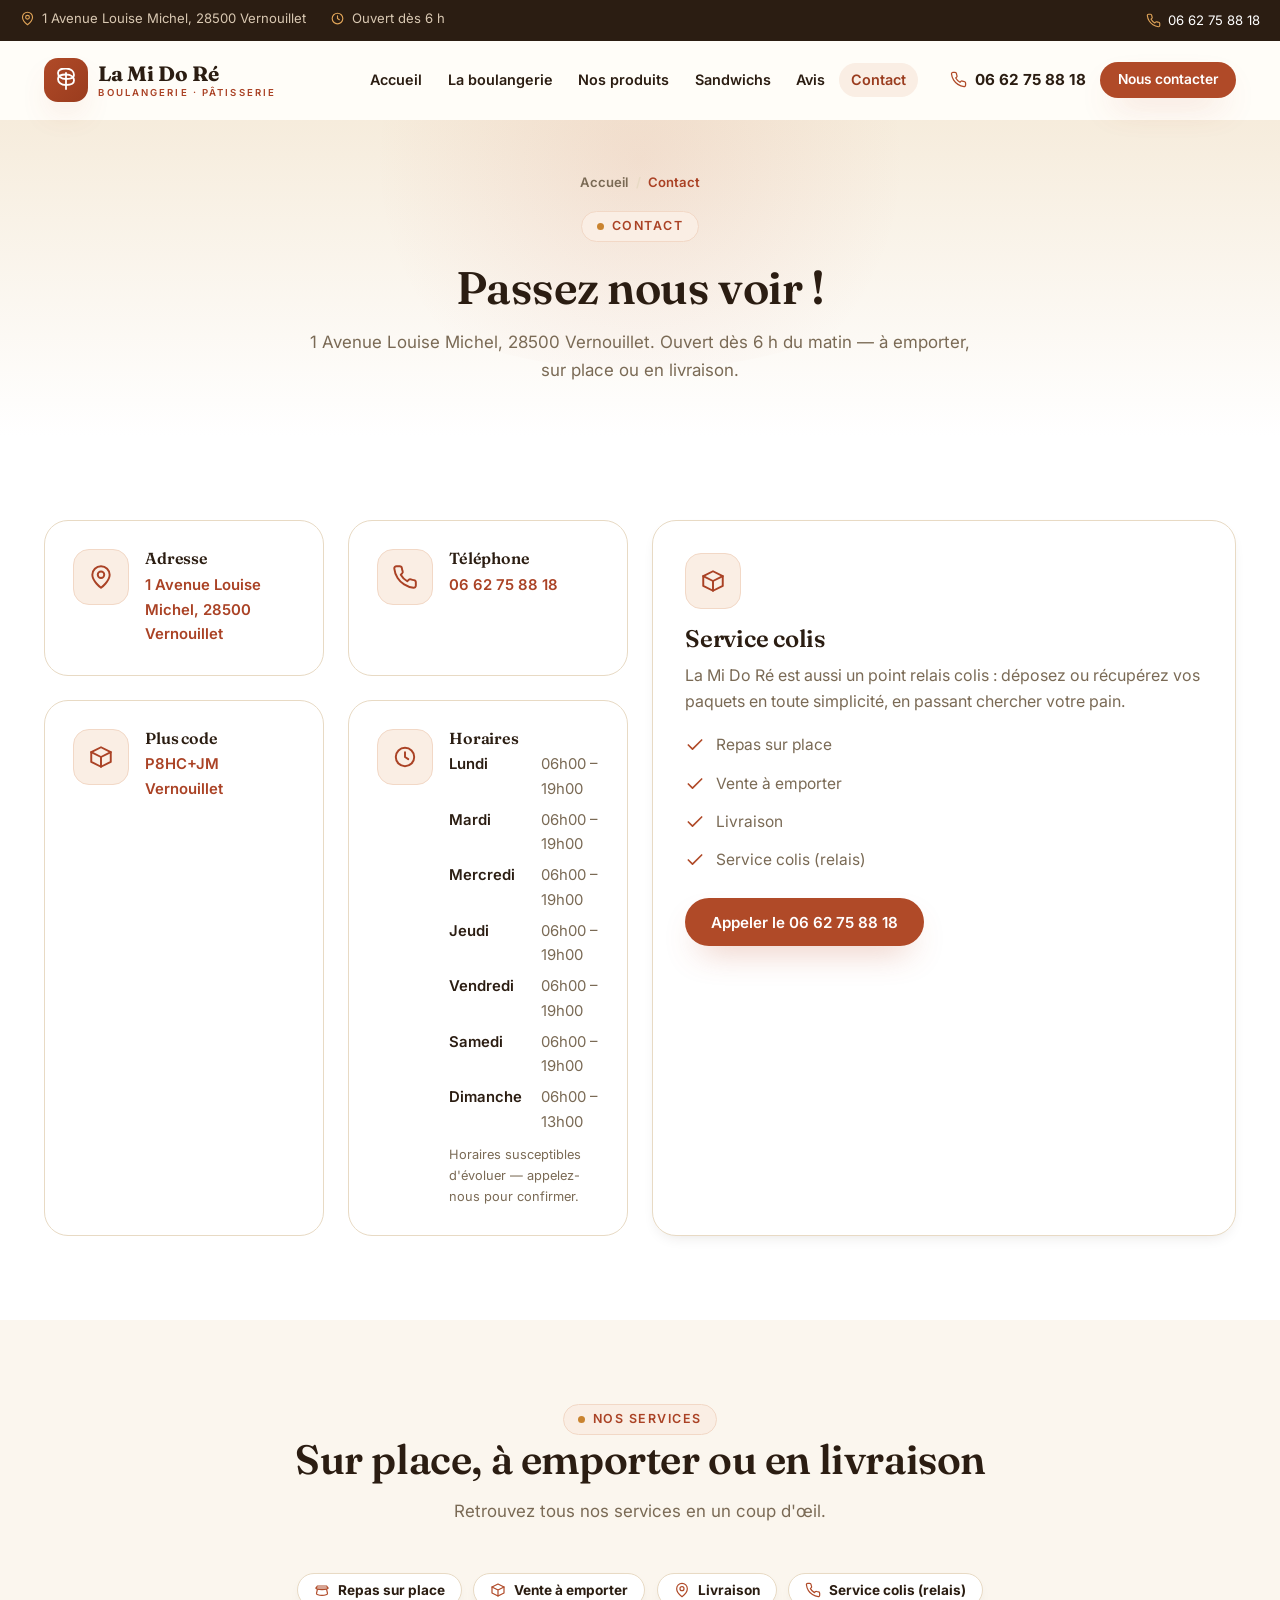
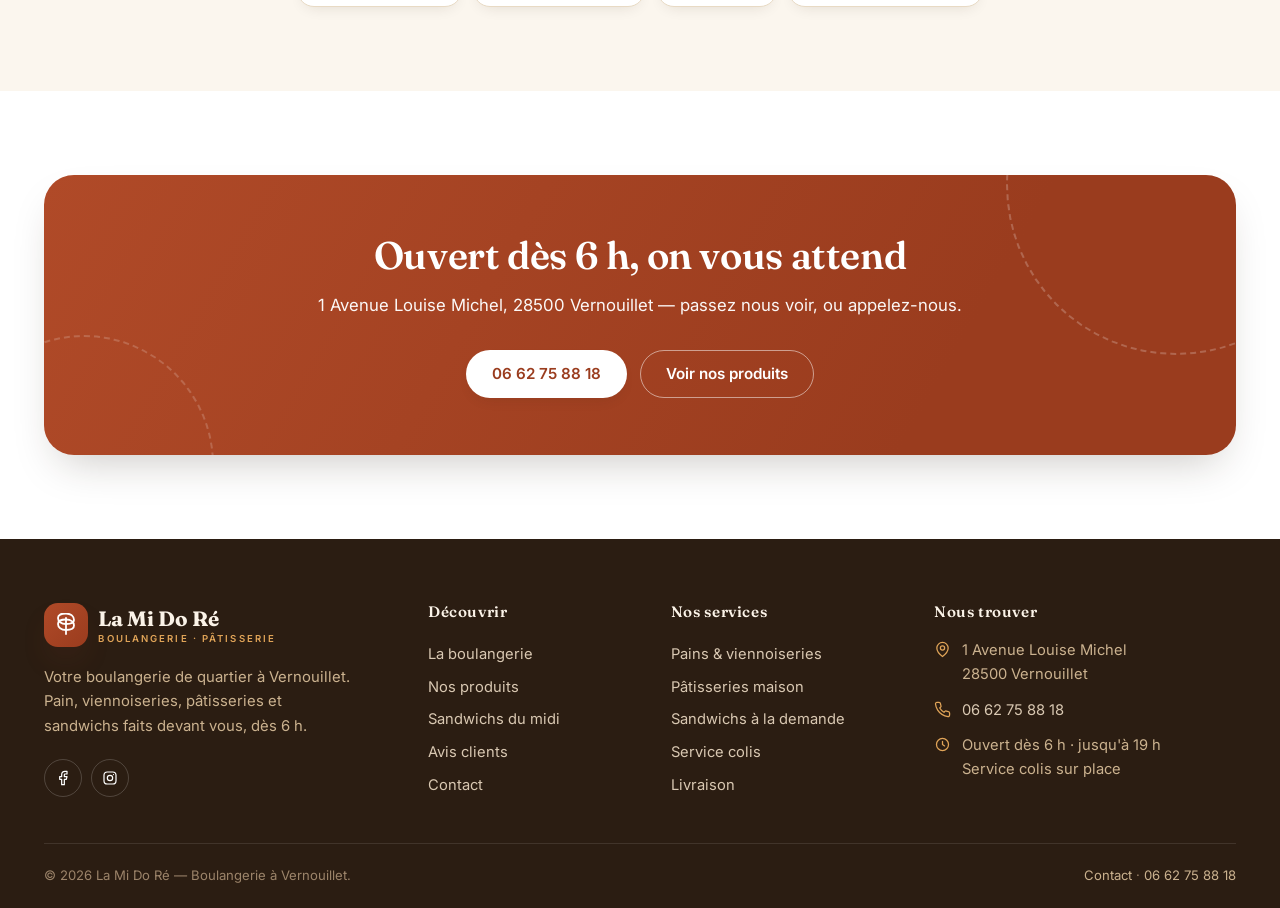
<file: contact.html>
<!DOCTYPE html>
<html lang="fr">
<head>
  <meta charset="UTF-8">
  <meta name="viewport" content="width=device-width, initial-scale=1.0">
  <title>Contact | La Mi Do Ré</title>
  <meta name="description" content="1 Avenue Louise Michel, 28500 Vernouillet. Ouvert dès 6 h du matin &mdash; à emporter, sur place ou en livraison.">
  <link rel="icon" href="assets/img/favicon.svg" type="image/svg+xml">
  <link rel="preconnect" href="https://fonts.googleapis.com">
  <link rel="preconnect" href="https://fonts.gstatic.com" crossorigin>
  <link href="https://fonts.googleapis.com/css2?family=Fraunces:ital,opsz,wght@0,9..144,500;0,9..144,600;0,9..144,700;1,9..144,600&family=Inter:wght@400;500;600;700&display=swap" rel="stylesheet">
  <link rel="stylesheet" href="assets/css/style.css">
  <script type="application/ld+json">
  {
    "@context": "https://schema.org",
    "@type": "Bakery",
    "name": "La Mi Do Ré",
    "description": "Boulangerie artisanale à Vernouillet : pains, viennoiseries, pâtisseries maison, sandwichs préparés à la demande et service colis.",
    "address": {
      "@type": "PostalAddress",
      "streetAddress": "1 Avenue Louise Michel",
      "postalCode": "28500",
      "addressLocality": "Vernouillet",
      "addressCountry": "FR"
    },
    "telephone": "+33 6 62 75 88 18",
    "openingHours": ["Mo-Sa 06:00-19:00", "Su 06:00-13:00"],
    "aggregateRating": { "@type": "AggregateRating", "ratingValue": "4.5", "reviewCount": "127" },
    "priceRange": "1-10 €",
    "servesCuisine": "Boulangerie, Pâtisserie"
  }
  </script>
</head>
<body data-page="contact.html">

  <!-- ======= Barre utilitaire ======= -->
  <div class="utility">
    <div class="container utility__inner">
      <div>
        <span class="item"><svg viewBox="0 0 24 24" fill="none" stroke="currentColor" stroke-width="1.8" stroke-linecap="round" stroke-linejoin="round" aria-hidden="true"><path d="M20 10c0 6-8 12-8 12s-8-6-8-12a8 8 0 0 1 16 0z"/><circle cx="12" cy="10" r="3"/></svg>1 Avenue Louise Michel, 28500 Vernouillet</span>
        <span class="item item--hide-md"><svg viewBox="0 0 24 24" fill="none" stroke="currentColor" stroke-width="1.8" stroke-linecap="round" stroke-linejoin="round" aria-hidden="true"><circle cx="12" cy="12" r="8.5"/><path d="M12 7.5V12l3 2"/></svg>Ouvert dès 6 h</span>
      </div>
      <a href="tel:0662758818"><svg viewBox="0 0 24 24" fill="none" stroke="currentColor" stroke-width="1.8" stroke-linecap="round" stroke-linejoin="round" aria-hidden="true"><path d="M22 16.92v3a2 2 0 0 1-2.18 2 19.79 19.79 0 0 1-8.63-3.07 19.5 19.5 0 0 1-6-6A19.79 19.79 0 0 1 2.12 4.18 2 2 0 0 1 4.11 2h3a2 2 0 0 1 2 1.72c.127.96.361 1.903.7 2.81a2 2 0 0 1-.45 2.11L8.09 9.91a16 16 0 0 0 6 6l1.27-1.27a2 2 0 0 1 2.11-.45c.907.339 1.85.573 2.81.7A2 2 0 0 1 22 16.92z"/></svg>06 62 75 88 18</a>
    </div>
  </div>

  <!-- ======= En-tête ======= -->
  <header class="site-header navbar">
    <div class="container header__inner">
      <a href="index.html" class="logo" aria-label="La Mi Do Ré — accueil">
        <span class="logo__mark"><svg viewBox="0 0 24 24" fill="none" stroke="currentColor" stroke-width="1.8" stroke-linecap="round" stroke-linejoin="round" aria-hidden="true"><path d="M12 21V5"/><path d="M12 11C7 11 4 8.5 4 5s3-4.5 8-4.5S20 3.5 20 7 17 11 12 11z"/><path d="M12 17C7 17 4 14.5 4 11s3-4.5 8-4.5S20 9 20 12.5 17 17 12 17z"/></svg></span>
        <span class="logo__text">La Mi Do Ré<small>Boulangerie · Pâtisserie</small></span>
      </a>
      <nav class="nav nav__drawer" id="siteNav" aria-label="Navigation principale">
        <ul class="nav__list">
          <li><a class="nav__link" href="index.html">Accueil</a></li>
          <li><a class="nav__link" href="la-boulangerie.html">La boulangerie</a></li>
          <li><a class="nav__link" href="nos-produits.html">Nos produits</a></li>
          <li><a class="nav__link" href="sandwichs.html">Sandwichs</a></li>
          <li><a class="nav__link" href="avis.html">Avis</a></li>
          <li><a class="nav__link" href="contact.html">Contact</a></li>
        </ul>
      </nav>
      <div class="header__actions">
        <a href="tel:0662758818" class="header__phone desktop-only"><svg viewBox="0 0 24 24" fill="none" stroke="currentColor" stroke-width="1.8" stroke-linecap="round" stroke-linejoin="round" aria-hidden="true"><path d="M22 16.92v3a2 2 0 0 1-2.18 2 19.79 19.79 0 0 1-8.63-3.07 19.5 19.5 0 0 1-6-6A19.79 19.79 0 0 1 2.12 4.18 2 2 0 0 1 4.11 2h3a2 2 0 0 1 2 1.72c.127.96.361 1.903.7 2.81a2 2 0 0 1-.45 2.11L8.09 9.91a16 16 0 0 0 6 6l1.27-1.27a2 2 0 0 1 2.11-.45c.907.339 1.85.573 2.81.7A2 2 0 0 1 22 16.92z"/></svg>06 62 75 88 18</a>
        <a href="contact.html" class="btn btn--primary btn--sm">Nous contacter</a>
        <button class="nav__toggle" aria-label="Ouvrir le menu" aria-expanded="false" aria-controls="siteNav">
          <svg class="icon-menu" viewBox="0 0 24 24" fill="none" stroke="currentColor" stroke-width="2" stroke-linecap="round" aria-hidden="true"><path d="M4 7h16M4 12h16M4 17h16"/></svg>
          <svg class="icon-close" viewBox="0 0 24 24" fill="none" stroke="currentColor" stroke-width="2" stroke-linecap="round" aria-hidden="true"><path d="M6 6l12 12M18 6L6 18"/></svg>
        </button>
      </div>
    </div>
  </header>

  <main id="main">

    <!-- ======= Héros ======= -->
    <section class="page-hero reveal">
      <div class="container">
        <nav class="breadcrumb" aria-label="Fil d'Ariane">
          <a href="index.html">Accueil</a>
          <span class="sep">/</span>
          <span class="current">Contact</span>
        </nav>
        <span class="eyebrow page-hero__eyebrow">Contact</span>
        <h1>Passez nous voir !</h1>
        <p class="page-hero__sub">1 Avenue Louise Michel, 28500 Vernouillet. Ouvert dès 6 h du matin &mdash; à emporter, sur place ou en livraison.</p>
      </div>
    </section>

    <!-- ======= Coordonnées & colis ======= -->
    <section class="section reveal">
      <div class="container">
        <div class="grid grid--2">
          <div class="grid grid--2">
            <article class="card info-card reveal">
              <span class="icon-chip"><svg viewBox="0 0 24 24" fill="none" stroke="currentColor" stroke-width="1.8" stroke-linecap="round" stroke-linejoin="round" aria-hidden="true"><path d="M20 10c0 6-8 12-8 12s-8-6-8-12a8 8 0 0 1 16 0z"/><circle cx="12" cy="10" r="3"/></svg></span>
              <div>
                <h3>Adresse</h3>
                <p><a href="https://www.google.com/maps/search/?api=1&amp;query=1+Avenue+Louise+Michel+28500+Vernouillet" target="_blank" rel="noopener">1 Avenue Louise Michel, 28500 Vernouillet</a></p>
              </div>
            </article>
            <article class="card info-card reveal reveal--delay-1">
              <span class="icon-chip"><svg viewBox="0 0 24 24" fill="none" stroke="currentColor" stroke-width="1.8" stroke-linecap="round" stroke-linejoin="round" aria-hidden="true"><path d="M22 16.92v3a2 2 0 0 1-2.18 2 19.79 19.79 0 0 1-8.63-3.07 19.5 19.5 0 0 1-6-6A19.79 19.79 0 0 1 2.12 4.18 2 2 0 0 1 4.11 2h3a2 2 0 0 1 2 1.72c.127.96.361 1.903.7 2.81a2 2 0 0 1-.45 2.11L8.09 9.91a16 16 0 0 0 6 6l1.27-1.27a2 2 0 0 1 2.11-.45c.907.339 1.85.573 2.81.7A2 2 0 0 1 22 16.92z"/></svg></span>
              <div>
                <h3>Téléphone</h3>
                <p><a href="tel:0662758818">06 62 75 88 18</a></p>
              </div>
            </article>
            <article class="card info-card reveal reveal--delay-2">
              <span class="icon-chip"><svg viewBox="0 0 24 24" fill="none" stroke="currentColor" stroke-width="1.8" stroke-linecap="round" stroke-linejoin="round" aria-hidden="true"><path d="M12 3l9 4.5v9L12 21l-9-4.5v-9L12 3z"/><path d="M3 7.5l9 4.5 9-4.5M12 12v9"/></svg></span>
              <div>
                <h3>Plus code</h3>
                <p><a href="https://www.google.com/maps/search/?api=1&amp;query=P8HC%2BJM+Vernouillet" target="_blank" rel="noopener">P8HC+JM Vernouillet</a></p>
              </div>
            </article>
            <article class="card info-card reveal reveal--delay-3">
              <span class="icon-chip"><svg viewBox="0 0 24 24" fill="none" stroke="currentColor" stroke-width="1.8" stroke-linecap="round" stroke-linejoin="round" aria-hidden="true"><circle cx="12" cy="12" r="8.5"/><path d="M12 7.5V12l3 2"/></svg></span>
              <div>
                <h3>Horaires</h3>
                <ul class="hours-list">
                  <li><span class="day">Lundi</span></li>
                  <li><span class="time">06h00 – 19h00</span></li>
                  <li><span class="day">Mardi</span></li>
                  <li><span class="time">06h00 – 19h00</span></li>
                  <li><span class="day">Mercredi</span></li>
                  <li><span class="time">06h00 – 19h00</span></li>
                  <li><span class="day">Jeudi</span></li>
                  <li><span class="time">06h00 – 19h00</span></li>
                  <li><span class="day">Vendredi</span></li>
                  <li><span class="time">06h00 – 19h00</span></li>
                  <li><span class="day">Samedi</span></li>
                  <li><span class="time">06h00 – 19h00</span></li>
                  <li><span class="day">Dimanche</span></li>
                  <li><span class="time">06h00 – 13h00</span></li>
                </ul>
                <p style="font-size:.8rem;margin-top:.6rem;color:var(--ink-soft)">Horaires susceptibles d'évoluer &mdash; appelez-nous pour confirmer.</p>
              </div>
            </article>
          </div>
          <aside class="panel reveal reveal--delay-1">
            <span class="icon-chip"><svg viewBox="0 0 24 24" fill="none" stroke="currentColor" stroke-width="1.8" stroke-linecap="round" stroke-linejoin="round" aria-hidden="true"><path d="M12 3l9 4.5v9L12 21l-9-4.5v-9L12 3z"/><path d="M3 7.5l9 4.5 9-4.5M12 12v9"/></svg></span>
            <h2 style="margin-top:1rem">Service colis</h2>
            <p style="margin-top:.5rem">La Mi Do Ré est aussi un point relais colis : déposez ou récupérez vos paquets en toute simplicité, en passant chercher votre pain.</p>
            <ul class="list-check" style="margin-top:1.1rem">
              <li><svg viewBox="0 0 24 24" fill="none" stroke="currentColor" stroke-width="2" stroke-linecap="round" stroke-linejoin="round" aria-hidden="true"><path d="M20 6L9 17l-5-5"/></svg>Repas sur place</li>
              <li><svg viewBox="0 0 24 24" fill="none" stroke="currentColor" stroke-width="2" stroke-linecap="round" stroke-linejoin="round" aria-hidden="true"><path d="M20 6L9 17l-5-5"/></svg>Vente à emporter</li>
              <li><svg viewBox="0 0 24 24" fill="none" stroke="currentColor" stroke-width="2" stroke-linecap="round" stroke-linejoin="round" aria-hidden="true"><path d="M20 6L9 17l-5-5"/></svg>Livraison</li>
              <li><svg viewBox="0 0 24 24" fill="none" stroke="currentColor" stroke-width="2" stroke-linecap="round" stroke-linejoin="round" aria-hidden="true"><path d="M20 6L9 17l-5-5"/></svg>Service colis (relais)</li>
            </ul>
            <a href="tel:0662758818" class="btn btn--primary" style="margin-top:1.6rem">Appeler le 06 62 75 88 18</a>
          </aside>
        </div>
      </div>
    </section>

    <!-- ======= Nos services ======= -->
    <section class="section section--tint reveal">
      <div class="container">
        <div class="section-head reveal">
          <span class="eyebrow">Nos services</span>
          <h2 class="section-head__title">Sur place, à emporter ou en livraison</h2>
          <p class="section-head__sub">Retrouvez tous nos services en un coup d'œil.</p>
        </div>
        <div class="pills-strip reveal">
          <span class="pill"><svg viewBox="0 0 24 24" fill="none" stroke="currentColor" stroke-width="1.8" stroke-linecap="round" stroke-linejoin="round" aria-hidden="true"><path d="M3 9h18l-2-3H5L3 9z"/><path d="M3 9c0 1.7 3 2.5 9 2.5S21 10.7 21 9"/><path d="M5 11.5l-1.3 6c-.3 1 3.3 2.5 8.3 2.5s8.6-1.5 8.3-2.5l-1.3-6"/></svg>Repas sur place</span>
          <span class="pill"><svg viewBox="0 0 24 24" fill="none" stroke="currentColor" stroke-width="1.8" stroke-linecap="round" stroke-linejoin="round" aria-hidden="true"><path d="M12 3l9 4.5v9L12 21l-9-4.5v-9L12 3z"/><path d="M3 7.5l9 4.5 9-4.5M12 12v9"/></svg>Vente à emporter</span>
          <span class="pill"><svg viewBox="0 0 24 24" fill="none" stroke="currentColor" stroke-width="1.8" stroke-linecap="round" stroke-linejoin="round" aria-hidden="true"><path d="M20 10c0 6-8 12-8 12s-8-6-8-12a8 8 0 0 1 16 0z"/><circle cx="12" cy="10" r="3"/></svg>Livraison</span>
          <span class="pill"><svg viewBox="0 0 24 24" fill="none" stroke="currentColor" stroke-width="1.8" stroke-linecap="round" stroke-linejoin="round" aria-hidden="true"><path d="M22 16.92v3a2 2 0 0 1-2.18 2 19.79 19.79 0 0 1-8.63-3.07 19.5 19.5 0 0 1-6-6A19.79 19.79 0 0 1 2.12 4.18 2 2 0 0 1 4.11 2h3a2 2 0 0 1 2 1.72c.127.96.361 1.903.7 2.81a2 2 0 0 1-.45 2.11L8.09 9.91a16 16 0 0 0 6 6l1.27-1.27a2 2 0 0 1 2.11-.45c.907.339 1.85.573 2.81.7A2 2 0 0 1 22 16.92z"/></svg>Service colis (relais)</span>
        </div>
      </div>
    </section>

    <!-- ======= Bandeau CTA ======= -->
    <section class="section reveal">
      <div class="container">
        <div class="cta-band reveal">
          <div class="inner">
            <h2>Ouvert dès 6 h, on vous attend</h2>
            <p>1 Avenue Louise Michel, 28500 Vernouillet &mdash; passez nous voir, ou appelez-nous.</p>
            <div class="cta-actions">
              <a href="tel:0662758818" class="btn btn--light">06 62 75 88 18</a>
              <a href="nos-produits.html" class="btn btn--outline-light">Voir nos produits</a>
            </div>
          </div>
        </div>
      </div>
    </section>
  </main>

  <!-- ======= Pied de page ======= -->
  <footer class="site-footer">
    <div class="container">
      <div class="footer__top">
        <div class="footer__brand">
          <a href="index.html" class="logo logo--light" aria-label="La Mi Do Ré — accueil">
            <span class="logo__mark"><svg viewBox="0 0 24 24" fill="none" stroke="currentColor" stroke-width="1.8" stroke-linecap="round" stroke-linejoin="round" aria-hidden="true"><path d="M12 21V5"/><path d="M12 11C7 11 4 8.5 4 5s3-4.5 8-4.5S20 3.5 20 7 17 11 12 11z"/><path d="M12 17C7 17 4 14.5 4 11s3-4.5 8-4.5S20 9 20 12.5 17 17 12 17z"/></svg></span>
            <span class="logo__text">La Mi Do Ré<small>Boulangerie · Pâtisserie</small></span>
          </a>
          <p>Votre boulangerie de quartier à Vernouillet. Pain, viennoiseries, pâtisseries et sandwichs faits devant vous, dès 6 h.</p>
          <div class="socials">
            <a href="#" aria-label="Facebook"><svg viewBox="0 0 24 24" fill="none" stroke="currentColor" stroke-width="1.8" stroke-linecap="round" stroke-linejoin="round" aria-hidden="true"><path d="M18 2h-3a5 5 0 0 0-5 5v3H7v4h3v8h4v-8h3l1-4h-4V7a1 1 0 0 1 1-1h3z"/></svg></a>
            <a href="#" aria-label="Instagram"><svg viewBox="0 0 24 24" fill="none" stroke="currentColor" stroke-width="1.8" stroke-linecap="round" stroke-linejoin="round" aria-hidden="true"><rect x="3" y="3" width="18" height="18" rx="5"/><circle cx="12" cy="12" r="4"/><path d="M17.2 6.8h.01"/></svg></a>
          </div>
        </div>
        <div>
          <h4>Découvrir</h4>
          <ul>
            <li><a href="la-boulangerie.html">La boulangerie</a></li>
            <li><a href="nos-produits.html">Nos produits</a></li>
            <li><a href="sandwichs.html">Sandwichs du midi</a></li>
            <li><a href="avis.html">Avis clients</a></li>
            <li><a href="contact.html">Contact</a></li>
          </ul>
        </div>
        <div>
          <h4>Nos services</h4>
          <ul>
            <li><a href="nos-produits.html">Pains &amp; viennoiseries</a></li>
            <li><a href="nos-produits.html">Pâtisseries maison</a></li>
            <li><a href="sandwichs.html">Sandwichs à la demande</a></li>
            <li><a href="contact.html">Service colis</a></li>
            <li><a href="contact.html">Livraison</a></li>
          </ul>
        </div>
        <div class="footer__visit">
          <h4>Nous trouver</h4>
          <div class="f-item"><svg viewBox="0 0 24 24" fill="none" stroke="currentColor" stroke-width="1.8" stroke-linecap="round" stroke-linejoin="round" aria-hidden="true"><path d="M20 10c0 6-8 12-8 12s-8-6-8-12a8 8 0 0 1 16 0z"/><circle cx="12" cy="10" r="3"/></svg><span>1 Avenue Louise Michel<br>28500 Vernouillet</span></div>
          <div class="f-item"><svg viewBox="0 0 24 24" fill="none" stroke="currentColor" stroke-width="1.8" stroke-linecap="round" stroke-linejoin="round" aria-hidden="true"><path d="M22 16.92v3a2 2 0 0 1-2.18 2 19.79 19.79 0 0 1-8.63-3.07 19.5 19.5 0 0 1-6-6A19.79 19.79 0 0 1 2.12 4.18 2 2 0 0 1 4.11 2h3a2 2 0 0 1 2 1.72c.127.96.361 1.903.7 2.81a2 2 0 0 1-.45 2.11L8.09 9.91a16 16 0 0 0 6 6l1.27-1.27a2 2 0 0 1 2.11-.45c.907.339 1.85.573 2.81.7A2 2 0 0 1 22 16.92z"/></svg><a href="tel:0662758818">06 62 75 88 18</a></div>
          <div class="f-item"><svg viewBox="0 0 24 24" fill="none" stroke="currentColor" stroke-width="1.8" stroke-linecap="round" stroke-linejoin="round" aria-hidden="true"><circle cx="12" cy="12" r="8.5"/><path d="M12 7.5V12l3 2"/></svg><span>Ouvert dès 6 h · jusqu'à 19 h<br>Service colis sur place</span></div>
        </div>
      </div>
      <div class="footer__bottom">
        <span>&copy; <span data-year>2026</span> La Mi Do Ré — Boulangerie à Vernouillet.</span>
        <span><a href="contact.html">Contact</a> &middot; <a href="tel:0662758818">06 62 75 88 18</a></span>
      </div>
    </div>
  </footer>

  <script src="assets/js/main.js"></script>
</body>
</html>
</file>
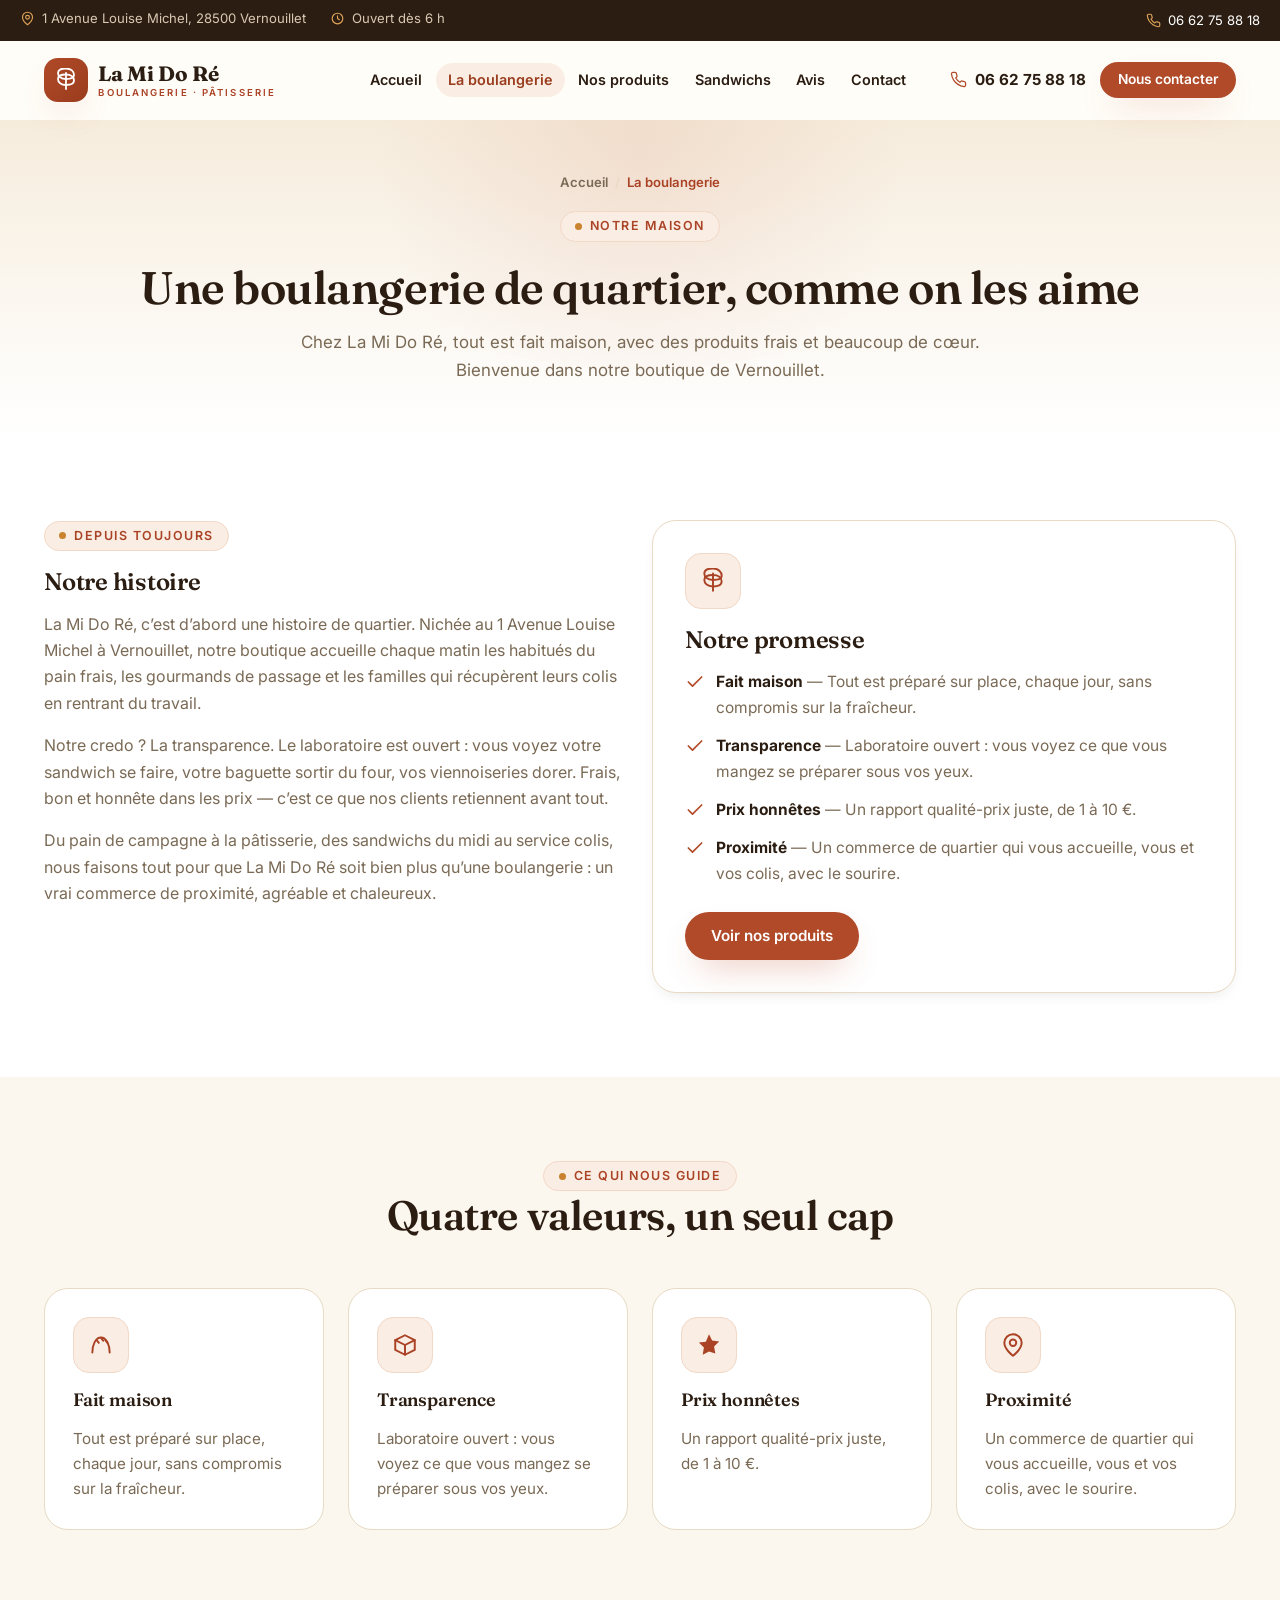
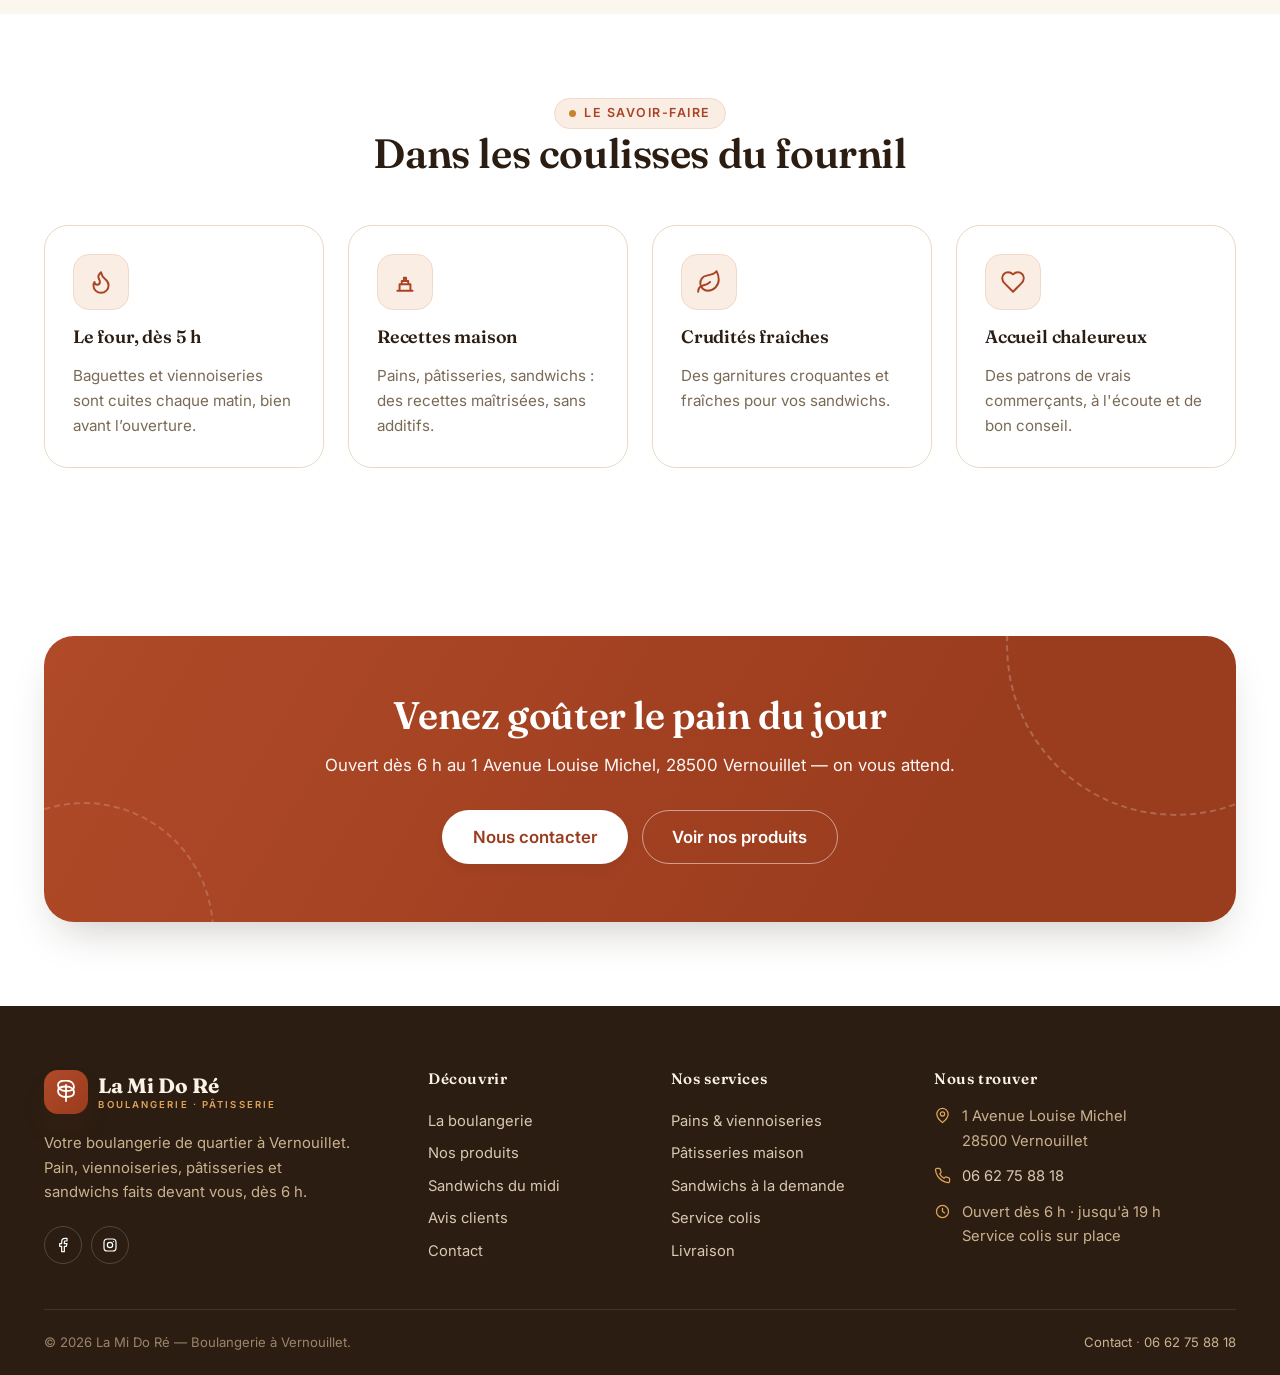
<file: la-boulangerie.html>
<!DOCTYPE html>
<html lang="fr">
<head>
  <meta charset="UTF-8">
  <meta name="viewport" content="width=device-width, initial-scale=1.0">
  <title>La boulangerie | La Mi Do Ré</title>
  <meta name="description" content="Chez La Mi Do Ré, tout est fait maison, avec des produits frais et beaucoup de cœur. Bienvenue dans notre boutique de Vernouillet.">
  <link rel="icon" href="assets/img/favicon.svg" type="image/svg+xml">
  <link rel="preconnect" href="https://fonts.googleapis.com">
  <link rel="preconnect" href="https://fonts.gstatic.com" crossorigin>
  <link href="https://fonts.googleapis.com/css2?family=Fraunces:ital,opsz,wght@0,9..144,500;0,9..144,600;0,9..144,700;1,9..144,600&family=Inter:wght@400;500;600;700&display=swap" rel="stylesheet">
  <link rel="stylesheet" href="assets/css/style.css">
  <script type="application/ld+json">
  {
    "@context": "https://schema.org",
    "@type": "Bakery",
    "name": "La Mi Do Ré",
    "description": "Boulangerie artisanale à Vernouillet : pains, viennoiseries, pâtisseries maison, sandwichs préparés à la demande et service colis.",
    "address": {
      "@type": "PostalAddress",
      "streetAddress": "1 Avenue Louise Michel",
      "postalCode": "28500",
      "addressLocality": "Vernouillet",
      "addressCountry": "FR"
    },
    "telephone": "+33 6 62 75 88 18",
    "openingHours": ["Mo-Sa 06:00-19:00", "Su 06:00-13:00"],
    "aggregateRating": { "@type": "AggregateRating", "ratingValue": "4.5", "reviewCount": "127" },
    "priceRange": "1-10 €",
    "servesCuisine": "Boulangerie, Pâtisserie"
  }
  </script>
</head>
<body data-page="la-boulangerie.html">

  <!-- ======= Barre utilitaire ======= -->
  <div class="utility">
    <div class="container utility__inner">
      <div>
        <span class="item"><svg viewBox="0 0 24 24" fill="none" stroke="currentColor" stroke-width="1.8" stroke-linecap="round" stroke-linejoin="round" aria-hidden="true"><path d="M20 10c0 6-8 12-8 12s-8-6-8-12a8 8 0 0 1 16 0z"/><circle cx="12" cy="10" r="3"/></svg>1 Avenue Louise Michel, 28500 Vernouillet</span>
        <span class="item item--hide-md"><svg viewBox="0 0 24 24" fill="none" stroke="currentColor" stroke-width="1.8" stroke-linecap="round" stroke-linejoin="round" aria-hidden="true"><circle cx="12" cy="12" r="8.5"/><path d="M12 7.5V12l3 2"/></svg>Ouvert dès 6 h</span>
      </div>
      <a href="tel:0662758818"><svg viewBox="0 0 24 24" fill="none" stroke="currentColor" stroke-width="1.8" stroke-linecap="round" stroke-linejoin="round" aria-hidden="true"><path d="M22 16.92v3a2 2 0 0 1-2.18 2 19.79 19.79 0 0 1-8.63-3.07 19.5 19.5 0 0 1-6-6A19.79 19.79 0 0 1 2.12 4.18 2 2 0 0 1 4.11 2h3a2 2 0 0 1 2 1.72c.127.96.361 1.903.7 2.81a2 2 0 0 1-.45 2.11L8.09 9.91a16 16 0 0 0 6 6l1.27-1.27a2 2 0 0 1 2.11-.45c.907.339 1.85.573 2.81.7A2 2 0 0 1 22 16.92z"/></svg>06 62 75 88 18</a>
    </div>
  </div>

  <!-- ======= En-tête ======= -->
  <header class="site-header navbar">
    <div class="container header__inner">
      <a href="index.html" class="logo" aria-label="La Mi Do Ré — accueil">
        <span class="logo__mark"><svg viewBox="0 0 24 24" fill="none" stroke="currentColor" stroke-width="1.8" stroke-linecap="round" stroke-linejoin="round" aria-hidden="true"><path d="M12 21V5"/><path d="M12 11C7 11 4 8.5 4 5s3-4.5 8-4.5S20 3.5 20 7 17 11 12 11z"/><path d="M12 17C7 17 4 14.5 4 11s3-4.5 8-4.5S20 9 20 12.5 17 17 12 17z"/></svg></span>
        <span class="logo__text">La Mi Do Ré<small>Boulangerie · Pâtisserie</small></span>
      </a>
      <nav class="nav nav__drawer" id="siteNav" aria-label="Navigation principale">
        <ul class="nav__list">
          <li><a class="nav__link" href="index.html">Accueil</a></li>
          <li><a class="nav__link" href="la-boulangerie.html">La boulangerie</a></li>
          <li><a class="nav__link" href="nos-produits.html">Nos produits</a></li>
          <li><a class="nav__link" href="sandwichs.html">Sandwichs</a></li>
          <li><a class="nav__link" href="avis.html">Avis</a></li>
          <li><a class="nav__link" href="contact.html">Contact</a></li>
        </ul>
      </nav>
      <div class="header__actions">
        <a href="tel:0662758818" class="header__phone desktop-only"><svg viewBox="0 0 24 24" fill="none" stroke="currentColor" stroke-width="1.8" stroke-linecap="round" stroke-linejoin="round" aria-hidden="true"><path d="M22 16.92v3a2 2 0 0 1-2.18 2 19.79 19.79 0 0 1-8.63-3.07 19.5 19.5 0 0 1-6-6A19.79 19.79 0 0 1 2.12 4.18 2 2 0 0 1 4.11 2h3a2 2 0 0 1 2 1.72c.127.96.361 1.903.7 2.81a2 2 0 0 1-.45 2.11L8.09 9.91a16 16 0 0 0 6 6l1.27-1.27a2 2 0 0 1 2.11-.45c.907.339 1.85.573 2.81.7A2 2 0 0 1 22 16.92z"/></svg>06 62 75 88 18</a>
        <a href="contact.html" class="btn btn--primary btn--sm">Nous contacter</a>
        <button class="nav__toggle" aria-label="Ouvrir le menu" aria-expanded="false" aria-controls="siteNav">
          <svg class="icon-menu" viewBox="0 0 24 24" fill="none" stroke="currentColor" stroke-width="2" stroke-linecap="round" aria-hidden="true"><path d="M4 7h16M4 12h16M4 17h16"/></svg>
          <svg class="icon-close" viewBox="0 0 24 24" fill="none" stroke="currentColor" stroke-width="2" stroke-linecap="round" aria-hidden="true"><path d="M6 6l12 12M18 6L6 18"/></svg>
        </button>
      </div>
    </div>
  </header>

  <main id="main">

    <!-- ======= Héros de page ======= -->
    <section class="page-hero">
      <div class="container reveal">
        <nav class="breadcrumb" aria-label="Fil d&rsquo;ariane">
          <a href="index.html">Accueil</a>
          <span class="sep">/</span>
          <span class="current">La boulangerie</span>
        </nav>
        <span class="eyebrow page-hero__eyebrow">Notre maison</span>
        <h1>Une boulangerie de quartier, comme on les aime</h1>
        <p class="page-hero__sub">Chez La Mi Do Ré, tout est fait maison, avec des produits frais et beaucoup de cœur. Bienvenue dans notre boutique de Vernouillet.</p>
      </div>
    </section>

    <!-- ======= Notre histoire ======= -->
    <section class="section">
      <div class="container">
        <div class="grid grid--2">
          <div class="reveal">
            <span class="eyebrow">Depuis toujours</span>
            <h2 style="margin:1.05rem 0 .9rem">Notre histoire</h2>
            <p>La Mi Do Ré, c&rsquo;est d&rsquo;abord une histoire de quartier. Nichée au 1 Avenue Louise Michel à Vernouillet, notre boutique accueille chaque matin les habitués du pain frais, les gourmands de passage et les familles qui récupèrent leurs colis en rentrant du travail.</p>
            <p>Notre credo ? La transparence. Le laboratoire est ouvert : vous voyez votre sandwich se faire, votre baguette sortir du four, vos viennoiseries dorer. Frais, bon et honnête dans les prix &mdash; c&rsquo;est ce que nos clients retiennent avant tout.</p>
            <p>Du pain de campagne à la pâtisserie, des sandwichs du midi au service colis, nous faisons tout pour que La Mi Do Ré soit bien plus qu&rsquo;une boulangerie : un vrai commerce de proximité, agréable et chaleureux.</p>
          </div>
          <div class="panel reveal reveal--delay-1">
            <span class="icon-chip"><svg viewBox="0 0 24 24" fill="none" stroke="currentColor" stroke-width="1.8" stroke-linecap="round" stroke-linejoin="round" aria-hidden="true"><path d="M12 21V5"/><path d="M12 11C7 11 4 8.5 4 5s3-4.5 8-4.5S20 3.5 20 7 17 11 12 11z"/><path d="M12 17C7 17 4 14.5 4 11s3-4.5 8-4.5S20 9 20 12.5 17 17 12 17z"/></svg></span>
            <h2 style="margin:1.05rem 0 .9rem">Notre promesse</h2>
            <ul class="list-check" style="margin:0 0 1.6rem">
              <li><svg viewBox="0 0 24 24" fill="none" stroke="currentColor" stroke-width="2" stroke-linecap="round" stroke-linejoin="round" aria-hidden="true"><path d="M20 6L9 17l-5-5"/></svg><span><strong>Fait maison</strong> &mdash; Tout est préparé sur place, chaque jour, sans compromis sur la fraîcheur.</span></li>
              <li><svg viewBox="0 0 24 24" fill="none" stroke="currentColor" stroke-width="2" stroke-linecap="round" stroke-linejoin="round" aria-hidden="true"><path d="M20 6L9 17l-5-5"/></svg><span><strong>Transparence</strong> &mdash; Laboratoire ouvert : vous voyez ce que vous mangez se préparer sous vos yeux.</span></li>
              <li><svg viewBox="0 0 24 24" fill="none" stroke="currentColor" stroke-width="2" stroke-linecap="round" stroke-linejoin="round" aria-hidden="true"><path d="M20 6L9 17l-5-5"/></svg><span><strong>Prix honnêtes</strong> &mdash; Un rapport qualité-prix juste, de 1 à 10 €.</span></li>
              <li><svg viewBox="0 0 24 24" fill="none" stroke="currentColor" stroke-width="2" stroke-linecap="round" stroke-linejoin="round" aria-hidden="true"><path d="M20 6L9 17l-5-5"/></svg><span><strong>Proximité</strong> &mdash; Un commerce de quartier qui vous accueille, vous et vos colis, avec le sourire.</span></li>
            </ul>
            <a href="nos-produits.html" class="btn btn--primary">Voir nos produits</a>
          </div>
        </div>
      </div>
    </section>

    <!-- ======= Nos valeurs ======= -->
    <section class="section section--tint">
      <div class="container">
        <div class="section-head reveal">
          <span class="eyebrow">Ce qui nous guide</span>
          <h2 class="section-head__title">Quatre valeurs, un seul cap</h2>
        </div>
        <div class="grid grid--4">
          <article class="card card--hover feature-card reveal">
            <span class="icon-chip"><svg viewBox="0 0 24 24" fill="none" stroke="currentColor" stroke-width="1.8" stroke-linecap="round" stroke-linejoin="round" aria-hidden="true"><path d="M4 19c0-7 3-14 8-14s8 7 8 14"/><path d="M8 7.5l2 2.5M12 5.5l2 2.5M16 7.5l2 2.5"/></svg></span>
            <h3>Fait maison</h3>
            <p>Tout est préparé sur place, chaque jour, sans compromis sur la fraîcheur.</p>
          </article>
          <article class="card card--hover feature-card reveal reveal--delay-1">
            <span class="icon-chip"><svg viewBox="0 0 24 24" fill="none" stroke="currentColor" stroke-width="1.8" stroke-linecap="round" stroke-linejoin="round" aria-hidden="true"><path d="M12 3l9 4.5v9L12 21l-9-4.5v-9L12 3z"/><path d="M3 7.5l9 4.5 9-4.5M12 12v9"/></svg></span>
            <h3>Transparence</h3>
            <p>Laboratoire ouvert : vous voyez ce que vous mangez se préparer sous vos yeux.</p>
          </article>
          <article class="card card--hover feature-card reveal reveal--delay-2">
            <span class="icon-chip"><svg viewBox="0 0 24 24" aria-hidden="true" style="fill:currentColor"><path d="M12 2l2.9 5.9 6.5.9-4.7 4.6 1.1 6.5L12 17.9 6.2 20.9l1.1-6.5L2.6 9.8l6.5-.9L12 2z"/></svg></span>
            <h3>Prix honnêtes</h3>
            <p>Un rapport qualité-prix juste, de 1 à 10 €.</p>
          </article>
          <article class="card card--hover feature-card reveal reveal--delay-3">
            <span class="icon-chip"><svg viewBox="0 0 24 24" fill="none" stroke="currentColor" stroke-width="1.8" stroke-linecap="round" stroke-linejoin="round" aria-hidden="true"><path d="M20 10c0 6-8 12-8 12s-8-6-8-12a8 8 0 0 1 16 0z"/><circle cx="12" cy="10" r="3"/></svg></span>
            <h3>Proximité</h3>
            <p>Un commerce de quartier qui vous accueille, vous et vos colis, avec le sourire.</p>
          </article>
        </div>
      </div>
    </section>

    <!-- ======= Notre savoir-faire ======= -->
    <section class="section">
      <div class="container">
        <div class="section-head reveal">
          <span class="eyebrow">Le savoir-faire</span>
          <h2 class="section-head__title">Dans les coulisses du fournil</h2>
        </div>
        <div class="grid grid--4">
          <article class="card feature-card reveal">
            <span class="icon-chip"><svg viewBox="0 0 24 24" fill="none" stroke="currentColor" stroke-width="1.8" stroke-linecap="round" stroke-linejoin="round" aria-hidden="true"><path d="M8.5 14.5A2.5 2.5 0 0 0 11 12c0-1.38-.5-2-1-3-1.072-2.143-.224-4.054 2-6 .5 2.5 2 4.9 4 6.5 2 1.6 3 3.5 3 5.5a7 7 0 1 1-14 0c0-1.153.433-2.294 1-3a2.5 2.5 0 0 0 2.5 2.5z"/></svg></span>
            <h3>Le four, dès 5 h</h3>
            <p>Baguettes et viennoiseries sont cuites chaque matin, bien avant l&rsquo;ouverture.</p>
          </article>
          <article class="card feature-card reveal reveal--delay-1">
            <span class="icon-chip"><svg viewBox="0 0 24 24" fill="none" stroke="currentColor" stroke-width="1.8" stroke-linecap="round" stroke-linejoin="round" aria-hidden="true"><path d="M5 20h14M7 20v-6h10v6"/><path d="M9 14v-3h6v3"/><path d="M11 11V8h2v3"/></svg></span>
            <h3>Recettes maison</h3>
            <p>Pains, pâtisseries, sandwichs : des recettes maîtrisées, sans additifs.</p>
          </article>
          <article class="card feature-card reveal reveal--delay-2">
            <span class="icon-chip"><svg viewBox="0 0 24 24" fill="none" stroke="currentColor" stroke-width="1.8" stroke-linecap="round" stroke-linejoin="round" aria-hidden="true"><path d="M11 20A7 7 0 0 1 9.8 6.1C15.5 5 17 4.48 19 2c1 2 2 4.18 2 8 0 5.5-4.78 10-10 10Z"/><path d="M2 21c0-3 1.85-5.36 5.08-6C9.5 14.52 12 13 13 12"/></svg></span>
            <h3>Crudités fraîches</h3>
            <p>Des garnitures croquantes et fraîches pour vos sandwichs.</p>
          </article>
          <article class="card feature-card reveal reveal--delay-3">
            <span class="icon-chip"><svg viewBox="0 0 24 24" fill="none" stroke="currentColor" stroke-width="1.8" stroke-linecap="round" stroke-linejoin="round" aria-hidden="true"><path d="M19 14c1.49-1.46 3-3.21 3-5.5A5.5 5.5 0 0 0 16.5 3c-1.76 0-3 .5-4.5 2-1.5-1.5-2.74-2-4.5-2A5.5 5.5 0 0 0 2 8.5c0 2.3 1.5 4.05 3 5.5l7 7Z"/></svg></span>
            <h3>Accueil chaleureux</h3>
            <p>Des patrons de vrais commerçants, à l'écoute et de bon conseil.</p>
          </article>
        </div>
      </div>
    </section>

    <!-- ======= Bandeau CTA ======= -->
    <section class="section">
      <div class="container">
        <div class="cta-band reveal">
          <div class="inner">
            <h2>Venez goûter le pain du jour</h2>
            <p>Ouvert dès 6 h au 1 Avenue Louise Michel, 28500 Vernouillet &mdash; on vous attend.</p>
            <div class="cta-actions">
              <a href="contact.html" class="btn btn--light btn--lg">Nous contacter</a>
              <a href="nos-produits.html" class="btn btn--outline-light btn--lg">Voir nos produits</a>
            </div>
          </div>
        </div>
      </div>
    </section>
  </main>

  <!-- ======= Pied de page ======= -->
  <footer class="site-footer">
    <div class="container">
      <div class="footer__top">
        <div class="footer__brand">
          <a href="index.html" class="logo logo--light" aria-label="La Mi Do Ré — accueil">
            <span class="logo__mark"><svg viewBox="0 0 24 24" fill="none" stroke="currentColor" stroke-width="1.8" stroke-linecap="round" stroke-linejoin="round" aria-hidden="true"><path d="M12 21V5"/><path d="M12 11C7 11 4 8.5 4 5s3-4.5 8-4.5S20 3.5 20 7 17 11 12 11z"/><path d="M12 17C7 17 4 14.5 4 11s3-4.5 8-4.5S20 9 20 12.5 17 17 12 17z"/></svg></span>
            <span class="logo__text">La Mi Do Ré<small>Boulangerie · Pâtisserie</small></span>
          </a>
          <p>Votre boulangerie de quartier à Vernouillet. Pain, viennoiseries, pâtisseries et sandwichs faits devant vous, dès 6 h.</p>
          <div class="socials">
            <a href="#" aria-label="Facebook"><svg viewBox="0 0 24 24" fill="none" stroke="currentColor" stroke-width="1.8" stroke-linecap="round" stroke-linejoin="round" aria-hidden="true"><path d="M18 2h-3a5 5 0 0 0-5 5v3H7v4h3v8h4v-8h3l1-4h-4V7a1 1 0 0 1 1-1h3z"/></svg></a>
            <a href="#" aria-label="Instagram"><svg viewBox="0 0 24 24" fill="none" stroke="currentColor" stroke-width="1.8" stroke-linecap="round" stroke-linejoin="round" aria-hidden="true"><rect x="3" y="3" width="18" height="18" rx="5"/><circle cx="12" cy="12" r="4"/><path d="M17.2 6.8h.01"/></svg></a>
          </div>
        </div>
        <div>
          <h4>Découvrir</h4>
          <ul>
            <li><a href="la-boulangerie.html">La boulangerie</a></li>
            <li><a href="nos-produits.html">Nos produits</a></li>
            <li><a href="sandwichs.html">Sandwichs du midi</a></li>
            <li><a href="avis.html">Avis clients</a></li>
            <li><a href="contact.html">Contact</a></li>
          </ul>
        </div>
        <div>
          <h4>Nos services</h4>
          <ul>
            <li><a href="nos-produits.html">Pains &amp; viennoiseries</a></li>
            <li><a href="nos-produits.html">Pâtisseries maison</a></li>
            <li><a href="sandwichs.html">Sandwichs à la demande</a></li>
            <li><a href="contact.html">Service colis</a></li>
            <li><a href="contact.html">Livraison</a></li>
          </ul>
        </div>
        <div class="footer__visit">
          <h4>Nous trouver</h4>
          <div class="f-item"><svg viewBox="0 0 24 24" fill="none" stroke="currentColor" stroke-width="1.8" stroke-linecap="round" stroke-linejoin="round" aria-hidden="true"><path d="M20 10c0 6-8 12-8 12s-8-6-8-12a8 8 0 0 1 16 0z"/><circle cx="12" cy="10" r="3"/></svg><span>1 Avenue Louise Michel<br>28500 Vernouillet</span></div>
          <div class="f-item"><svg viewBox="0 0 24 24" fill="none" stroke="currentColor" stroke-width="1.8" stroke-linecap="round" stroke-linejoin="round" aria-hidden="true"><path d="M22 16.92v3a2 2 0 0 1-2.18 2 19.79 19.79 0 0 1-8.63-3.07 19.5 19.5 0 0 1-6-6A19.79 19.79 0 0 1 2.12 4.18 2 2 0 0 1 4.11 2h3a2 2 0 0 1 2 1.72c.127.96.361 1.903.7 2.81a2 2 0 0 1-.45 2.11L8.09 9.91a16 16 0 0 0 6 6l1.27-1.27a2 2 0 0 1 2.11-.45c.907.339 1.85.573 2.81.7A2 2 0 0 1 22 16.92z"/></svg><a href="tel:0662758818">06 62 75 88 18</a></div>
          <div class="f-item"><svg viewBox="0 0 24 24" fill="none" stroke="currentColor" stroke-width="1.8" stroke-linecap="round" stroke-linejoin="round" aria-hidden="true"><circle cx="12" cy="12" r="8.5"/><path d="M12 7.5V12l3 2"/></svg><span>Ouvert dès 6 h · jusqu'à 19 h<br>Service colis sur place</span></div>
        </div>
      </div>
      <div class="footer__bottom">
        <span>&copy; <span data-year>2026</span> La Mi Do Ré — Boulangerie à Vernouillet.</span>
        <span><a href="contact.html">Contact</a> &middot; <a href="tel:0662758818">06 62 75 88 18</a></span>
      </div>
    </div>
  </footer>

  <script src="assets/js/main.js"></script>
</body>
</html>
</file>
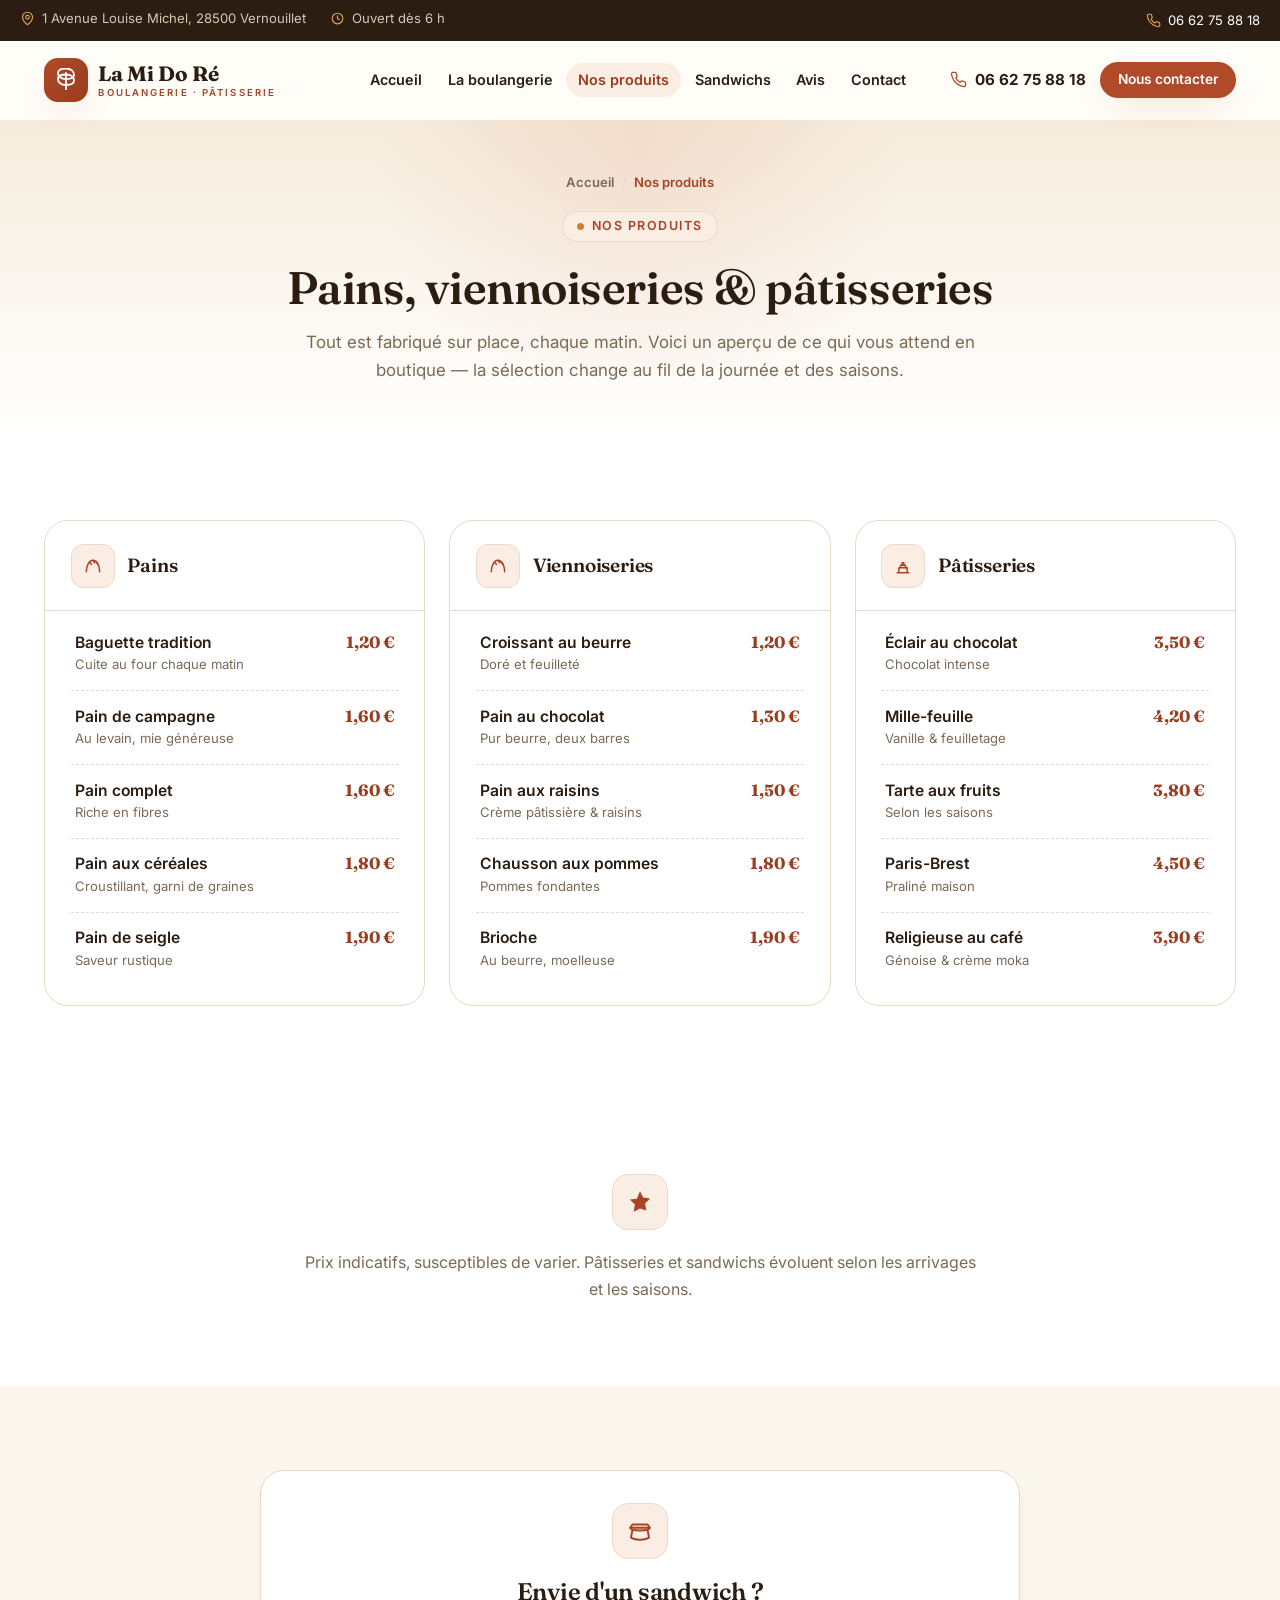
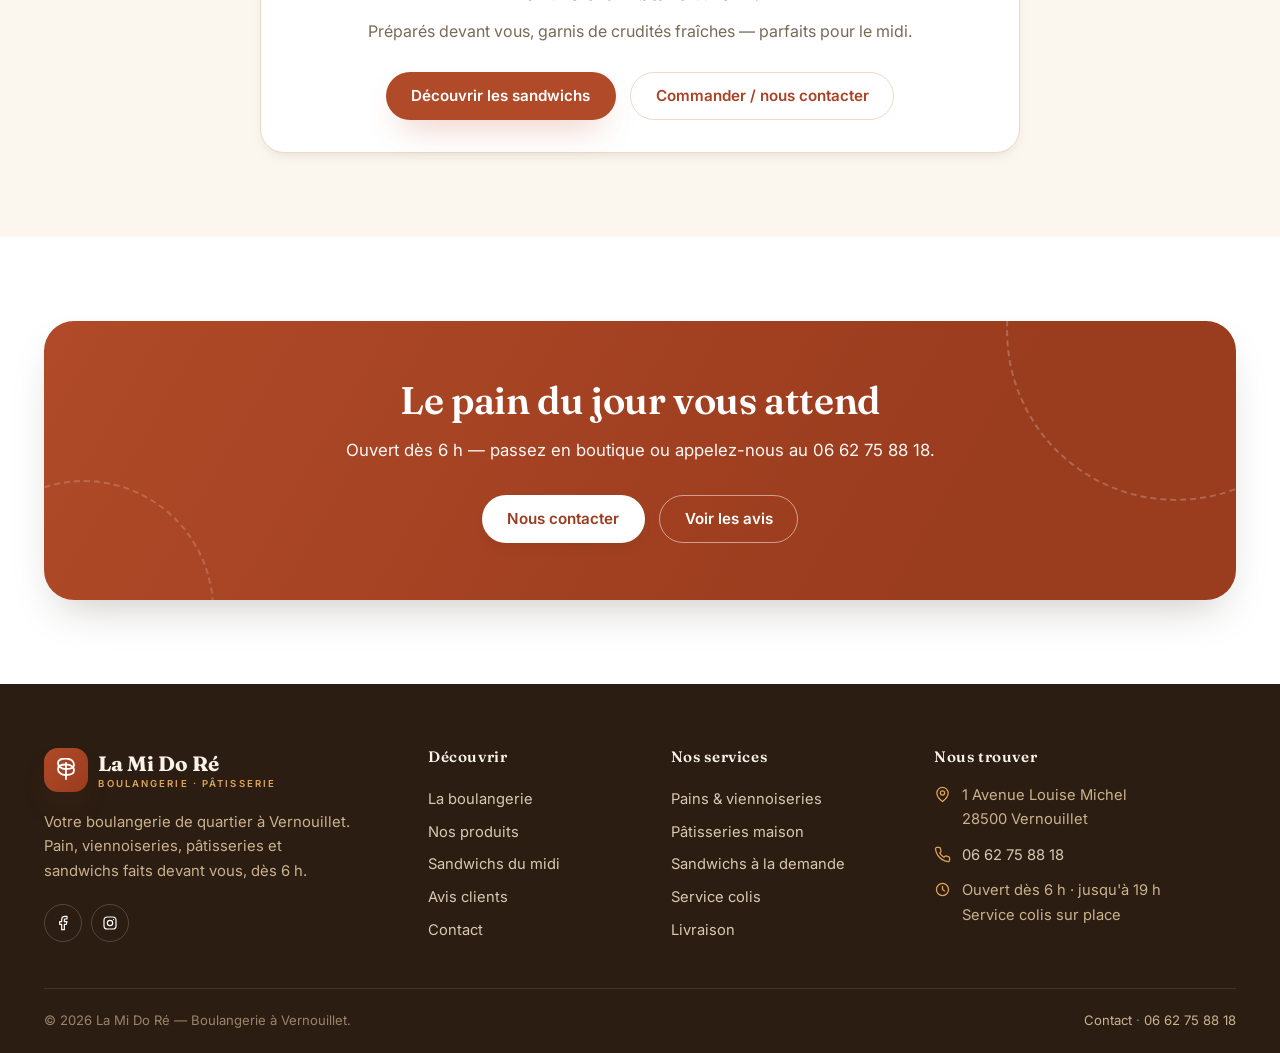
<file: nos-produits.html>
<!DOCTYPE html>
<html lang="fr">
<head>
  <meta charset="UTF-8">
  <meta name="viewport" content="width=device-width, initial-scale=1.0">
  <title>Nos produits | La Mi Do Ré</title>
  <meta name="description" content="Tout est fabriqué sur place, chaque matin. Voici un aperçu de ce qui vous attend en boutique &mdash; la sélection change au fil de la journée et des saisons.">
  <link rel="icon" href="assets/img/favicon.svg" type="image/svg+xml">
  <link rel="preconnect" href="https://fonts.googleapis.com">
  <link rel="preconnect" href="https://fonts.gstatic.com" crossorigin>
  <link href="https://fonts.googleapis.com/css2?family=Fraunces:ital,opsz,wght@0,9..144,500;0,9..144,600;0,9..144,700;1,9..144,600&family=Inter:wght@400;500;600;700&display=swap" rel="stylesheet">
  <link rel="stylesheet" href="assets/css/style.css">
  <script type="application/ld+json">
  {
    "@context": "https://schema.org",
    "@type": "Bakery",
    "name": "La Mi Do Ré",
    "description": "Boulangerie artisanale à Vernouillet : pains, viennoiseries, pâtisseries maison, sandwichs préparés à la demande et service colis.",
    "address": {
      "@type": "PostalAddress",
      "streetAddress": "1 Avenue Louise Michel",
      "postalCode": "28500",
      "addressLocality": "Vernouillet",
      "addressCountry": "FR"
    },
    "telephone": "+33 6 62 75 88 18",
    "openingHours": ["Mo-Sa 06:00-19:00", "Su 06:00-13:00"],
    "aggregateRating": { "@type": "AggregateRating", "ratingValue": "4.5", "reviewCount": "127" },
    "priceRange": "1-10 €",
    "servesCuisine": "Boulangerie, Pâtisserie"
  }
  </script>
</head>
<body data-page="nos-produits.html">

  <!-- ======= Barre utilitaire ======= -->
  <div class="utility">
    <div class="container utility__inner">
      <div>
        <span class="item"><svg viewBox="0 0 24 24" fill="none" stroke="currentColor" stroke-width="1.8" stroke-linecap="round" stroke-linejoin="round" aria-hidden="true"><path d="M20 10c0 6-8 12-8 12s-8-6-8-12a8 8 0 0 1 16 0z"/><circle cx="12" cy="10" r="3"/></svg>1 Avenue Louise Michel, 28500 Vernouillet</span>
        <span class="item item--hide-md"><svg viewBox="0 0 24 24" fill="none" stroke="currentColor" stroke-width="1.8" stroke-linecap="round" stroke-linejoin="round" aria-hidden="true"><circle cx="12" cy="12" r="8.5"/><path d="M12 7.5V12l3 2"/></svg>Ouvert dès 6 h</span>
      </div>
      <a href="tel:0662758818"><svg viewBox="0 0 24 24" fill="none" stroke="currentColor" stroke-width="1.8" stroke-linecap="round" stroke-linejoin="round" aria-hidden="true"><path d="M22 16.92v3a2 2 0 0 1-2.18 2 19.79 19.79 0 0 1-8.63-3.07 19.5 19.5 0 0 1-6-6A19.79 19.79 0 0 1 2.12 4.18 2 2 0 0 1 4.11 2h3a2 2 0 0 1 2 1.72c.127.96.361 1.903.7 2.81a2 2 0 0 1-.45 2.11L8.09 9.91a16 16 0 0 0 6 6l1.27-1.27a2 2 0 0 1 2.11-.45c.907.339 1.85.573 2.81.7A2 2 0 0 1 22 16.92z"/></svg>06 62 75 88 18</a>
    </div>
  </div>

  <!-- ======= En-tête ======= -->
  <header class="site-header navbar">
    <div class="container header__inner">
      <a href="index.html" class="logo" aria-label="La Mi Do Ré — accueil">
        <span class="logo__mark"><svg viewBox="0 0 24 24" fill="none" stroke="currentColor" stroke-width="1.8" stroke-linecap="round" stroke-linejoin="round" aria-hidden="true"><path d="M12 21V5"/><path d="M12 11C7 11 4 8.5 4 5s3-4.5 8-4.5S20 3.5 20 7 17 11 12 11z"/><path d="M12 17C7 17 4 14.5 4 11s3-4.5 8-4.5S20 9 20 12.5 17 17 12 17z"/></svg></span>
        <span class="logo__text">La Mi Do Ré<small>Boulangerie · Pâtisserie</small></span>
      </a>
      <nav class="nav nav__drawer" id="siteNav" aria-label="Navigation principale">
        <ul class="nav__list">
          <li><a class="nav__link" href="index.html">Accueil</a></li>
          <li><a class="nav__link" href="la-boulangerie.html">La boulangerie</a></li>
          <li><a class="nav__link" href="nos-produits.html">Nos produits</a></li>
          <li><a class="nav__link" href="sandwichs.html">Sandwichs</a></li>
          <li><a class="nav__link" href="avis.html">Avis</a></li>
          <li><a class="nav__link" href="contact.html">Contact</a></li>
        </ul>
      </nav>
      <div class="header__actions">
        <a href="tel:0662758818" class="header__phone desktop-only"><svg viewBox="0 0 24 24" fill="none" stroke="currentColor" stroke-width="1.8" stroke-linecap="round" stroke-linejoin="round" aria-hidden="true"><path d="M22 16.92v3a2 2 0 0 1-2.18 2 19.79 19.79 0 0 1-8.63-3.07 19.5 19.5 0 0 1-6-6A19.79 19.79 0 0 1 2.12 4.18 2 2 0 0 1 4.11 2h3a2 2 0 0 1 2 1.72c.127.96.361 1.903.7 2.81a2 2 0 0 1-.45 2.11L8.09 9.91a16 16 0 0 0 6 6l1.27-1.27a2 2 0 0 1 2.11-.45c.907.339 1.85.573 2.81.7A2 2 0 0 1 22 16.92z"/></svg>06 62 75 88 18</a>
        <a href="contact.html" class="btn btn--primary btn--sm">Nous contacter</a>
        <button class="nav__toggle" aria-label="Ouvrir le menu" aria-expanded="false" aria-controls="siteNav">
          <svg class="icon-menu" viewBox="0 0 24 24" fill="none" stroke="currentColor" stroke-width="2" stroke-linecap="round" aria-hidden="true"><path d="M4 7h16M4 12h16M4 17h16"/></svg>
          <svg class="icon-close" viewBox="0 0 24 24" fill="none" stroke="currentColor" stroke-width="2" stroke-linecap="round" aria-hidden="true"><path d="M6 6l12 12M18 6L6 18"/></svg>
        </button>
      </div>
    </div>
  </header>

  <main id="main">

    <!-- ======= Héros de page ======= -->
    <section class="page-hero reveal">
      <div class="container">
        <nav class="breadcrumb" aria-label="Fil d'Ariane">
          <a href="index.html">Accueil</a>
          <span class="sep" aria-hidden="true">/</span>
          <span class="current">Nos produits</span>
        </nav>
        <span class="eyebrow page-hero__eyebrow">Nos produits</span>
        <h1>Pains, viennoiseries &amp; pâtisseries</h1>
        <p class="page-hero__sub">Tout est fabriqué sur place, chaque matin. Voici un aperçu de ce qui vous attend en boutique &mdash; la sélection change au fil de la journée et des saisons.</p>
      </div>
    </section>

    <!-- ======= Nos produits ======= -->
    <section class="section">
      <div class="container">
        <div class="grid grid--3">

          <article class="card card--hover price-cat reveal">
            <div class="price-cat__head">
              <span class="icon-chip icon-chip--sm"><svg viewBox="0 0 24 24" fill="none" stroke="currentColor" stroke-width="1.8" stroke-linecap="round" stroke-linejoin="round" aria-hidden="true"><path d="M4 19c0-7 3-14 8-14s8 7 8 14"/><path d="M8 7.5l2 2.5M12 5.5l2 2.5M16 7.5l2 2.5"/></svg></span>
              <h2>Pains</h2>
            </div>
            <div class="price-cat__list">
              <div class="price-row">
                <div>
                  <div class="price-row__name">Baguette tradition</div>
                  <div class="price-row__note">Cuite au four chaque matin</div>
                </div>
                <span class="price-row__price">1,20 €</span>
              </div>
              <div class="price-row">
                <div>
                  <div class="price-row__name">Pain de campagne</div>
                  <div class="price-row__note">Au levain, mie généreuse</div>
                </div>
                <span class="price-row__price">1,60 €</span>
              </div>
              <div class="price-row">
                <div>
                  <div class="price-row__name">Pain complet</div>
                  <div class="price-row__note">Riche en fibres</div>
                </div>
                <span class="price-row__price">1,60 €</span>
              </div>
              <div class="price-row">
                <div>
                  <div class="price-row__name">Pain aux céréales</div>
                  <div class="price-row__note">Croustillant, garni de graines</div>
                </div>
                <span class="price-row__price">1,80 €</span>
              </div>
              <div class="price-row">
                <div>
                  <div class="price-row__name">Pain de seigle</div>
                  <div class="price-row__note">Saveur rustique</div>
                </div>
                <span class="price-row__price">1,90 €</span>
              </div>
            </div>
          </article>

          <article class="card card--hover price-cat reveal reveal--delay-1">
            <div class="price-cat__head">
              <span class="icon-chip icon-chip--sm"><svg viewBox="0 0 24 24" fill="none" stroke="currentColor" stroke-width="1.8" stroke-linecap="round" stroke-linejoin="round" aria-hidden="true"><path d="M4 19c0-7 3-14 8-14s8 7 8 14"/><path d="M8 7.5l2 2.5M12 5.5l2 2.5M16 7.5l2 2.5"/></svg></span>
              <h2>Viennoiseries</h2>
            </div>
            <div class="price-cat__list">
              <div class="price-row">
                <div>
                  <div class="price-row__name">Croissant au beurre</div>
                  <div class="price-row__note">Doré et feuilleté</div>
                </div>
                <span class="price-row__price">1,20 €</span>
              </div>
              <div class="price-row">
                <div>
                  <div class="price-row__name">Pain au chocolat</div>
                  <div class="price-row__note">Pur beurre, deux barres</div>
                </div>
                <span class="price-row__price">1,30 €</span>
              </div>
              <div class="price-row">
                <div>
                  <div class="price-row__name">Pain aux raisins</div>
                  <div class="price-row__note">Crème pâtissière &amp; raisins</div>
                </div>
                <span class="price-row__price">1,50 €</span>
              </div>
              <div class="price-row">
                <div>
                  <div class="price-row__name">Chausson aux pommes</div>
                  <div class="price-row__note">Pommes fondantes</div>
                </div>
                <span class="price-row__price">1,80 €</span>
              </div>
              <div class="price-row">
                <div>
                  <div class="price-row__name">Brioche</div>
                  <div class="price-row__note">Au beurre, moelleuse</div>
                </div>
                <span class="price-row__price">1,90 €</span>
              </div>
            </div>
          </article>

          <article class="card card--hover price-cat reveal reveal--delay-2">
            <div class="price-cat__head">
              <span class="icon-chip icon-chip--sm"><svg viewBox="0 0 24 24" fill="none" stroke="currentColor" stroke-width="1.8" stroke-linecap="round" stroke-linejoin="round" aria-hidden="true"><path d="M5 20h14M7 20v-6h10v6"/><path d="M9 14v-3h6v3"/><path d="M11 11V8h2v3"/></svg></span>
              <h2>Pâtisseries</h2>
            </div>
            <div class="price-cat__list">
              <div class="price-row">
                <div>
                  <div class="price-row__name">Éclair au chocolat</div>
                  <div class="price-row__note">Chocolat intense</div>
                </div>
                <span class="price-row__price">3,50 €</span>
              </div>
              <div class="price-row">
                <div>
                  <div class="price-row__name">Mille-feuille</div>
                  <div class="price-row__note">Vanille &amp; feuilletage</div>
                </div>
                <span class="price-row__price">4,20 €</span>
              </div>
              <div class="price-row">
                <div>
                  <div class="price-row__name">Tarte aux fruits</div>
                  <div class="price-row__note">Selon les saisons</div>
                </div>
                <span class="price-row__price">3,80 €</span>
              </div>
              <div class="price-row">
                <div>
                  <div class="price-row__name">Paris-Brest</div>
                  <div class="price-row__note">Praliné maison</div>
                </div>
                <span class="price-row__price">4,50 €</span>
              </div>
              <div class="price-row">
                <div>
                  <div class="price-row__name">Religieuse au café</div>
                  <div class="price-row__note">Génoise &amp; crème moka</div>
                </div>
                <span class="price-row__price">3,90 €</span>
              </div>
            </div>
          </article>

        </div>
      </div>
    </section>

    <!-- ======= Note ======= -->
    <section class="section">
      <div class="container">
        <div class="center reveal" style="max-width:680px;margin:0 auto">
          <span class="icon-chip" style="margin:0 auto 1.2rem"><svg viewBox="0 0 24 24" style="fill:currentColor" aria-hidden="true"><path d="M12 2l2.9 5.9 6.5.9-4.7 4.6 1.1 6.5L12 17.9 6.2 20.9l1.1-6.5L2.6 9.8l6.5-.9L12 2z"/></svg></span>
          <p class="mb-0">Prix indicatifs, susceptibles de varier. Pâtisseries et sandwichs évoluent selon les arrivages et les saisons.</p>
        </div>
      </div>
    </section>

    <!-- ======= Envie d'un sandwich ? ======= -->
    <section class="section section--tint">
      <div class="container">
        <div class="panel center reveal" style="max-width:760px;margin:0 auto">
          <span class="icon-chip" style="margin:0 auto 1.2rem"><svg viewBox="0 0 24 24" fill="none" stroke="currentColor" stroke-width="1.8" stroke-linecap="round" stroke-linejoin="round" aria-hidden="true"><path d="M3 9h18l-2-3H5L3 9z"/><path d="M3 9c0 1.7 3 2.5 9 2.5S21 10.7 21 9"/><path d="M5 11.5l-1.3 6c-.3 1 3.3 2.5 8.3 2.5s8.6-1.5 8.3-2.5l-1.3-6"/></svg></span>
          <h2 style="margin-bottom:.75rem">Envie d'un sandwich ?</h2>
          <p style="max-width:34rem;margin:0 auto 1.7rem">Préparés devant vous, garnis de crudités fraîches &mdash; parfaits pour le midi.</p>
          <div style="display:flex;flex-wrap:wrap;gap:.85rem;justify-content:center">
            <a href="sandwichs.html" class="btn btn--primary">Découvrir les sandwichs</a>
            <a href="contact.html" class="btn btn--ghost">Commander / nous contacter</a>
          </div>
        </div>
      </div>
    </section>

    <!-- ======= Bandeau CTA ======= -->
    <section class="section">
      <div class="container">
        <div class="cta-band reveal">
          <div class="inner">
            <h2>Le pain du jour vous attend</h2>
            <p>Ouvert dès 6 h &mdash; passez en boutique ou appelez-nous au 06 62 75 88 18.</p>
            <div class="cta-actions">
              <a href="contact.html" class="btn btn--light">Nous contacter</a>
              <a href="avis.html" class="btn btn--outline-light">Voir les avis</a>
            </div>
          </div>
        </div>
      </div>
    </section>
  </main>

  <!-- ======= Pied de page ======= -->
  <footer class="site-footer">
    <div class="container">
      <div class="footer__top">
        <div class="footer__brand">
          <a href="index.html" class="logo logo--light" aria-label="La Mi Do Ré — accueil">
            <span class="logo__mark"><svg viewBox="0 0 24 24" fill="none" stroke="currentColor" stroke-width="1.8" stroke-linecap="round" stroke-linejoin="round" aria-hidden="true"><path d="M12 21V5"/><path d="M12 11C7 11 4 8.5 4 5s3-4.5 8-4.5S20 3.5 20 7 17 11 12 11z"/><path d="M12 17C7 17 4 14.5 4 11s3-4.5 8-4.5S20 9 20 12.5 17 17 12 17z"/></svg></span>
            <span class="logo__text">La Mi Do Ré<small>Boulangerie · Pâtisserie</small></span>
          </a>
          <p>Votre boulangerie de quartier à Vernouillet. Pain, viennoiseries, pâtisseries et sandwichs faits devant vous, dès 6 h.</p>
          <div class="socials">
            <a href="#" aria-label="Facebook"><svg viewBox="0 0 24 24" fill="none" stroke="currentColor" stroke-width="1.8" stroke-linecap="round" stroke-linejoin="round" aria-hidden="true"><path d="M18 2h-3a5 5 0 0 0-5 5v3H7v4h3v8h4v-8h3l1-4h-4V7a1 1 0 0 1 1-1h3z"/></svg></a>
            <a href="#" aria-label="Instagram"><svg viewBox="0 0 24 24" fill="none" stroke="currentColor" stroke-width="1.8" stroke-linecap="round" stroke-linejoin="round" aria-hidden="true"><rect x="3" y="3" width="18" height="18" rx="5"/><circle cx="12" cy="12" r="4"/><path d="M17.2 6.8h.01"/></svg></a>
          </div>
        </div>
        <div>
          <h4>Découvrir</h4>
          <ul>
            <li><a href="la-boulangerie.html">La boulangerie</a></li>
            <li><a href="nos-produits.html">Nos produits</a></li>
            <li><a href="sandwichs.html">Sandwichs du midi</a></li>
            <li><a href="avis.html">Avis clients</a></li>
            <li><a href="contact.html">Contact</a></li>
          </ul>
        </div>
        <div>
          <h4>Nos services</h4>
          <ul>
            <li><a href="nos-produits.html">Pains &amp; viennoiseries</a></li>
            <li><a href="nos-produits.html">Pâtisseries maison</a></li>
            <li><a href="sandwichs.html">Sandwichs à la demande</a></li>
            <li><a href="contact.html">Service colis</a></li>
            <li><a href="contact.html">Livraison</a></li>
          </ul>
        </div>
        <div class="footer__visit">
          <h4>Nous trouver</h4>
          <div class="f-item"><svg viewBox="0 0 24 24" fill="none" stroke="currentColor" stroke-width="1.8" stroke-linecap="round" stroke-linejoin="round" aria-hidden="true"><path d="M20 10c0 6-8 12-8 12s-8-6-8-12a8 8 0 0 1 16 0z"/><circle cx="12" cy="10" r="3"/></svg><span>1 Avenue Louise Michel<br>28500 Vernouillet</span></div>
          <div class="f-item"><svg viewBox="0 0 24 24" fill="none" stroke="currentColor" stroke-width="1.8" stroke-linecap="round" stroke-linejoin="round" aria-hidden="true"><path d="M22 16.92v3a2 2 0 0 1-2.18 2 19.79 19.79 0 0 1-8.63-3.07 19.5 19.5 0 0 1-6-6A19.79 19.79 0 0 1 2.12 4.18 2 2 0 0 1 4.11 2h3a2 2 0 0 1 2 1.72c.127.96.361 1.903.7 2.81a2 2 0 0 1-.45 2.11L8.09 9.91a16 16 0 0 0 6 6l1.27-1.27a2 2 0 0 1 2.11-.45c.907.339 1.85.573 2.81.7A2 2 0 0 1 22 16.92z"/></svg><a href="tel:0662758818">06 62 75 88 18</a></div>
          <div class="f-item"><svg viewBox="0 0 24 24" fill="none" stroke="currentColor" stroke-width="1.8" stroke-linecap="round" stroke-linejoin="round" aria-hidden="true"><circle cx="12" cy="12" r="8.5"/><path d="M12 7.5V12l3 2"/></svg><span>Ouvert dès 6 h · jusqu'à 19 h<br>Service colis sur place</span></div>
        </div>
      </div>
      <div class="footer__bottom">
        <span>&copy; <span data-year>2026</span> La Mi Do Ré — Boulangerie à Vernouillet.</span>
        <span><a href="contact.html">Contact</a> &middot; <a href="tel:0662758818">06 62 75 88 18</a></span>
      </div>
    </div>
  </footer>

  <script src="assets/js/main.js"></script>
</body>
</html>
</file>
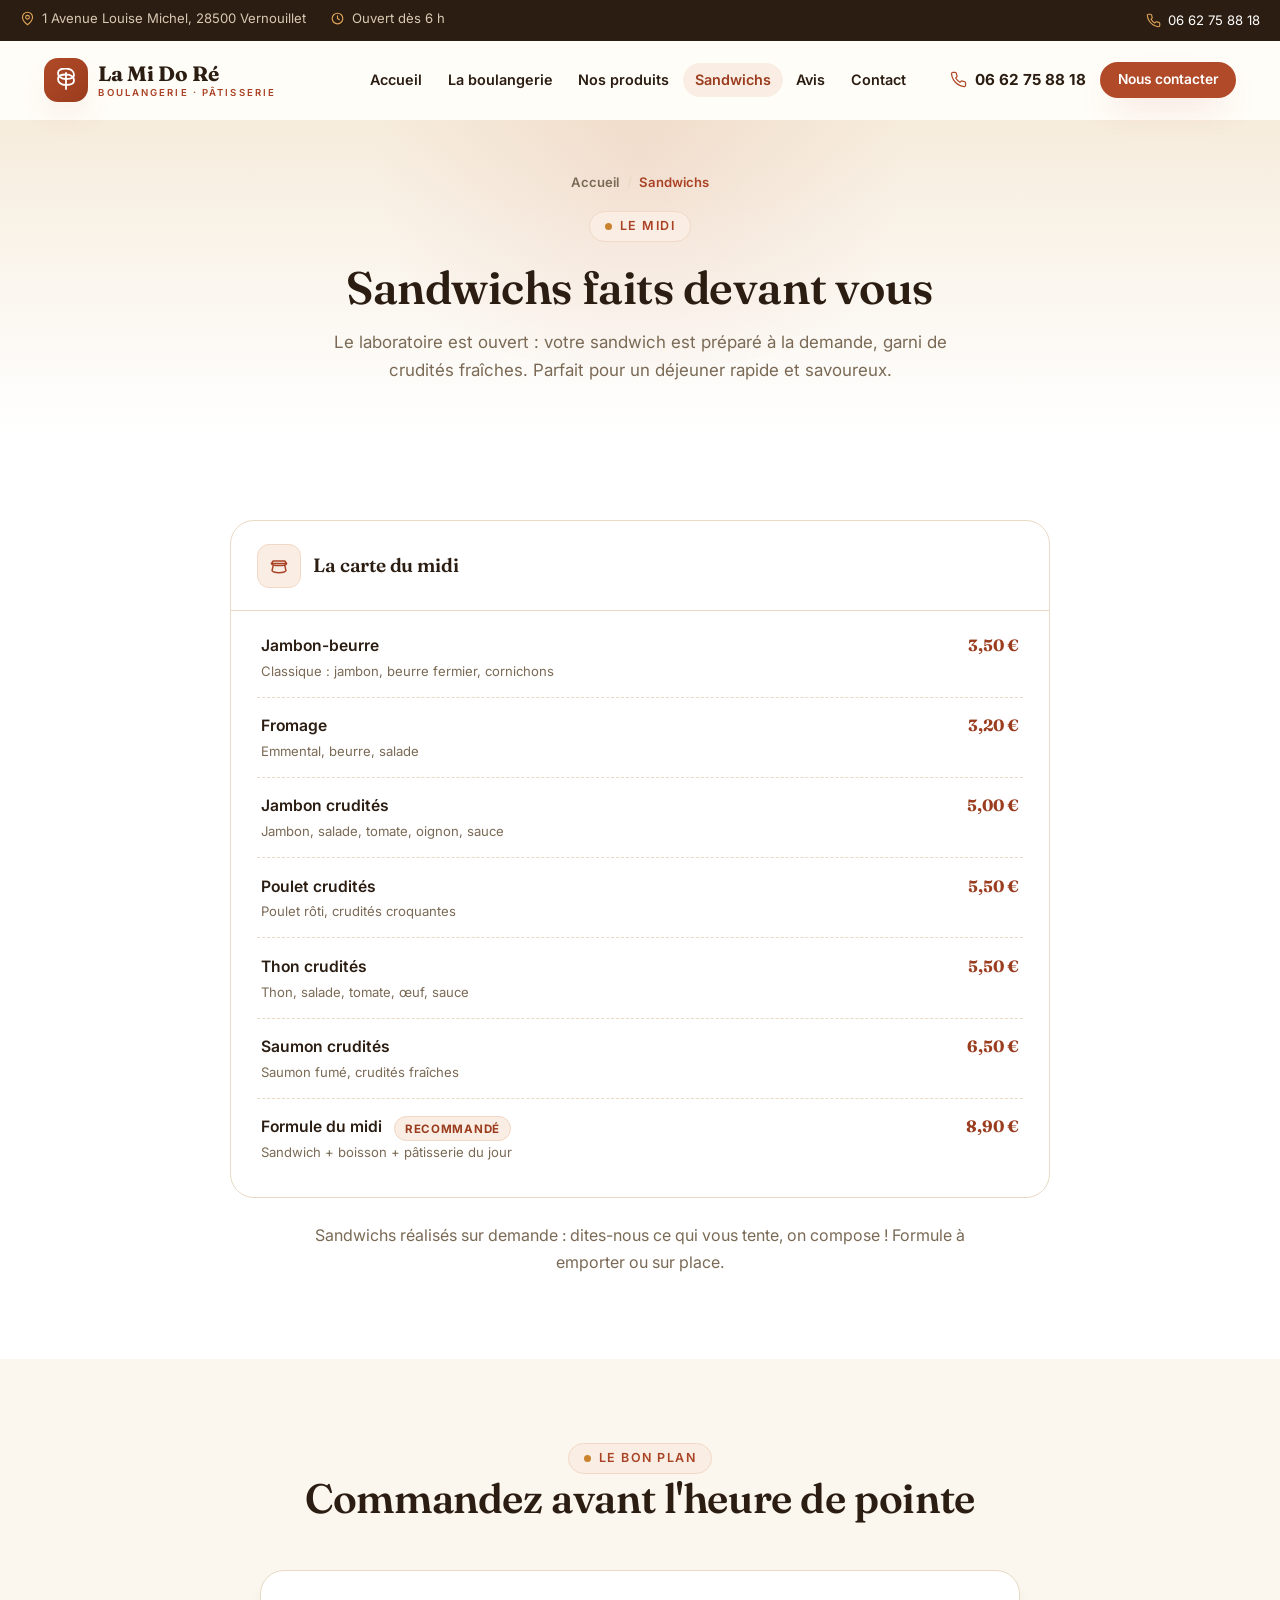
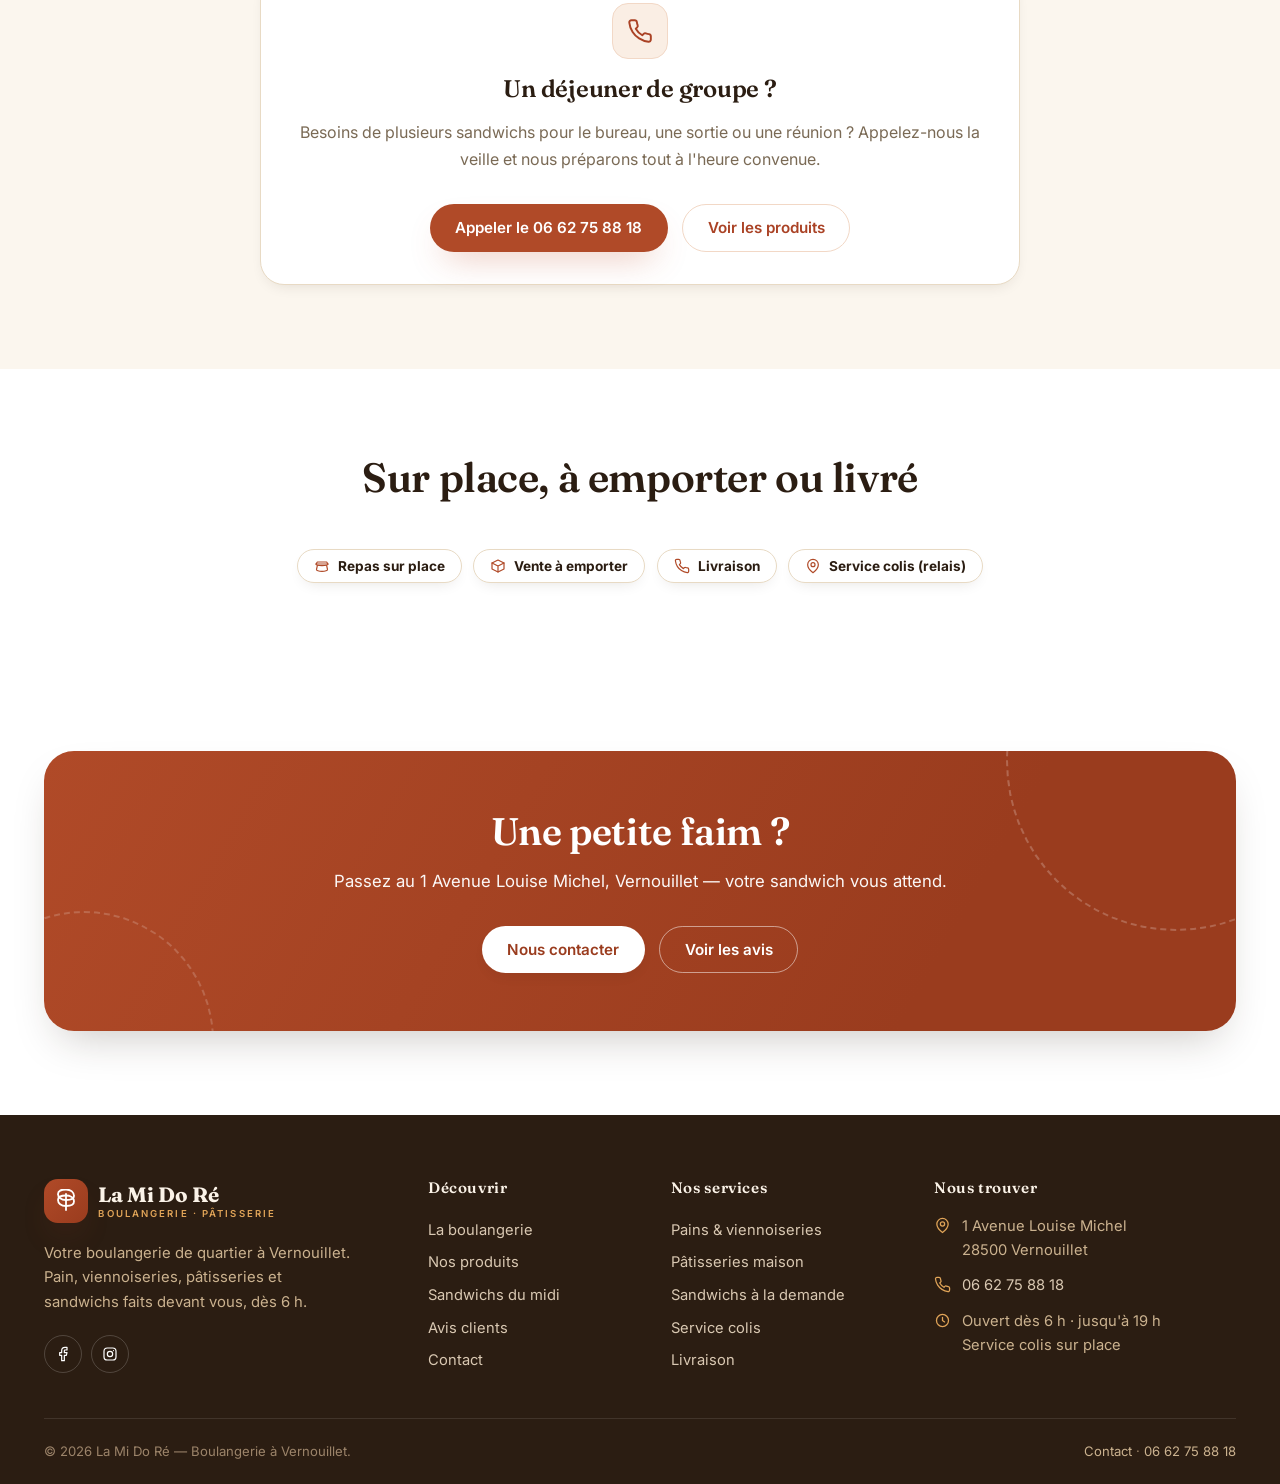
<file: sandwichs.html>
<!DOCTYPE html>
<html lang="fr">
<head>
  <meta charset="UTF-8">
  <meta name="viewport" content="width=device-width, initial-scale=1.0">
  <title>Sandwichs | La Mi Do Ré</title>
  <meta name="description" content="Le laboratoire est ouvert : votre sandwich est préparé à la demande, garni de crudités fraîches. Parfait pour un déjeuner rapide et savoureux.">
  <link rel="icon" href="assets/img/favicon.svg" type="image/svg+xml">
  <link rel="preconnect" href="https://fonts.googleapis.com">
  <link rel="preconnect" href="https://fonts.gstatic.com" crossorigin>
  <link href="https://fonts.googleapis.com/css2?family=Fraunces:ital,opsz,wght@0,9..144,500;0,9..144,600;0,9..144,700;1,9..144,600&family=Inter:wght@400;500;600;700&display=swap" rel="stylesheet">
  <link rel="stylesheet" href="assets/css/style.css">
  <script type="application/ld+json">
  {
    "@context": "https://schema.org",
    "@type": "Bakery",
    "name": "La Mi Do Ré",
    "description": "Boulangerie artisanale à Vernouillet : pains, viennoiseries, pâtisseries maison, sandwichs préparés à la demande et service colis.",
    "address": {
      "@type": "PostalAddress",
      "streetAddress": "1 Avenue Louise Michel",
      "postalCode": "28500",
      "addressLocality": "Vernouillet",
      "addressCountry": "FR"
    },
    "telephone": "+33 6 62 75 88 18",
    "openingHours": ["Mo-Sa 06:00-19:00", "Su 06:00-13:00"],
    "aggregateRating": { "@type": "AggregateRating", "ratingValue": "4.5", "reviewCount": "127" },
    "priceRange": "1-10 €",
    "servesCuisine": "Boulangerie, Pâtisserie"
  }
  </script>
</head>
<body data-page="sandwichs.html">

  <!-- ======= Barre utilitaire ======= -->
  <div class="utility">
    <div class="container utility__inner">
      <div>
        <span class="item"><svg viewBox="0 0 24 24" fill="none" stroke="currentColor" stroke-width="1.8" stroke-linecap="round" stroke-linejoin="round" aria-hidden="true"><path d="M20 10c0 6-8 12-8 12s-8-6-8-12a8 8 0 0 1 16 0z"/><circle cx="12" cy="10" r="3"/></svg>1 Avenue Louise Michel, 28500 Vernouillet</span>
        <span class="item item--hide-md"><svg viewBox="0 0 24 24" fill="none" stroke="currentColor" stroke-width="1.8" stroke-linecap="round" stroke-linejoin="round" aria-hidden="true"><circle cx="12" cy="12" r="8.5"/><path d="M12 7.5V12l3 2"/></svg>Ouvert dès 6 h</span>
      </div>
      <a href="tel:0662758818"><svg viewBox="0 0 24 24" fill="none" stroke="currentColor" stroke-width="1.8" stroke-linecap="round" stroke-linejoin="round" aria-hidden="true"><path d="M22 16.92v3a2 2 0 0 1-2.18 2 19.79 19.79 0 0 1-8.63-3.07 19.5 19.5 0 0 1-6-6A19.79 19.79 0 0 1 2.12 4.18 2 2 0 0 1 4.11 2h3a2 2 0 0 1 2 1.72c.127.96.361 1.903.7 2.81a2 2 0 0 1-.45 2.11L8.09 9.91a16 16 0 0 0 6 6l1.27-1.27a2 2 0 0 1 2.11-.45c.907.339 1.85.573 2.81.7A2 2 0 0 1 22 16.92z"/></svg>06 62 75 88 18</a>
    </div>
  </div>

  <!-- ======= En-tête ======= -->
  <header class="site-header navbar">
    <div class="container header__inner">
      <a href="index.html" class="logo" aria-label="La Mi Do Ré — accueil">
        <span class="logo__mark"><svg viewBox="0 0 24 24" fill="none" stroke="currentColor" stroke-width="1.8" stroke-linecap="round" stroke-linejoin="round" aria-hidden="true"><path d="M12 21V5"/><path d="M12 11C7 11 4 8.5 4 5s3-4.5 8-4.5S20 3.5 20 7 17 11 12 11z"/><path d="M12 17C7 17 4 14.5 4 11s3-4.5 8-4.5S20 9 20 12.5 17 17 12 17z"/></svg></span>
        <span class="logo__text">La Mi Do Ré<small>Boulangerie · Pâtisserie</small></span>
      </a>
      <nav class="nav nav__drawer" id="siteNav" aria-label="Navigation principale">
        <ul class="nav__list">
          <li><a class="nav__link" href="index.html">Accueil</a></li>
          <li><a class="nav__link" href="la-boulangerie.html">La boulangerie</a></li>
          <li><a class="nav__link" href="nos-produits.html">Nos produits</a></li>
          <li><a class="nav__link" href="sandwichs.html">Sandwichs</a></li>
          <li><a class="nav__link" href="avis.html">Avis</a></li>
          <li><a class="nav__link" href="contact.html">Contact</a></li>
        </ul>
      </nav>
      <div class="header__actions">
        <a href="tel:0662758818" class="header__phone desktop-only"><svg viewBox="0 0 24 24" fill="none" stroke="currentColor" stroke-width="1.8" stroke-linecap="round" stroke-linejoin="round" aria-hidden="true"><path d="M22 16.92v3a2 2 0 0 1-2.18 2 19.79 19.79 0 0 1-8.63-3.07 19.5 19.5 0 0 1-6-6A19.79 19.79 0 0 1 2.12 4.18 2 2 0 0 1 4.11 2h3a2 2 0 0 1 2 1.72c.127.96.361 1.903.7 2.81a2 2 0 0 1-.45 2.11L8.09 9.91a16 16 0 0 0 6 6l1.27-1.27a2 2 0 0 1 2.11-.45c.907.339 1.85.573 2.81.7A2 2 0 0 1 22 16.92z"/></svg>06 62 75 88 18</a>
        <a href="contact.html" class="btn btn--primary btn--sm">Nous contacter</a>
        <button class="nav__toggle" aria-label="Ouvrir le menu" aria-expanded="false" aria-controls="siteNav">
          <svg class="icon-menu" viewBox="0 0 24 24" fill="none" stroke="currentColor" stroke-width="2" stroke-linecap="round" aria-hidden="true"><path d="M4 7h16M4 12h16M4 17h16"/></svg>
          <svg class="icon-close" viewBox="0 0 24 24" fill="none" stroke="currentColor" stroke-width="2" stroke-linecap="round" aria-hidden="true"><path d="M6 6l12 12M18 6L6 18"/></svg>
        </button>
      </div>
    </div>
  </header>

  <main id="main">

    <!-- ======= Héros ======= -->
    <section class="page-hero">
      <div class="container">
        <nav class="breadcrumb" aria-label="Fil d'ariane">
          <a href="index.html">Accueil</a>
          <span class="sep">/</span>
          <span class="current">Sandwichs</span>
        </nav>
        <span class="eyebrow page-hero__eyebrow">Le midi</span>
        <h1>Sandwichs faits devant vous</h1>
        <p class="page-hero__sub">Le laboratoire est ouvert : votre sandwich est préparé à la demande, garni de crudités fraîches. Parfait pour un déjeuner rapide et savoureux.</p>
      </div>
    </section>

    <!-- ======= La carte du midi ======= -->
    <section class="section">
      <div class="container">
        <div class="card price-cat reveal" style="max-width:820px;margin:0 auto">
          <div class="price-cat__head">
            <span class="icon-chip icon-chip--sm"><svg viewBox="0 0 24 24" fill="none" stroke="currentColor" stroke-width="1.8" stroke-linecap="round" stroke-linejoin="round" aria-hidden="true"><path d="M3 9h18l-2-3H5L3 9z"/><path d="M3 9c0 1.7 3 2.5 9 2.5S21 10.7 21 9"/><path d="M5 11.5l-1.3 6c-.3 1 3.3 2.5 8.3 2.5s8.6-1.5 8.3-2.5l-1.3-6"/></svg></span>
            <h2>La carte du midi</h2>
          </div>
          <div class="price-cat__list">
            <div class="price-row reveal">
              <div>
                <span class="price-row__name">Jambon-beurre</span>
                <div class="price-row__note">Classique : jambon, beurre fermier, cornichons</div>
              </div>
              <span class="price-row__price">3,50 €</span>
            </div>
            <div class="price-row reveal reveal--delay-1">
              <div>
                <span class="price-row__name">Fromage</span>
                <div class="price-row__note">Emmental, beurre, salade</div>
              </div>
              <span class="price-row__price">3,20 €</span>
            </div>
            <div class="price-row reveal reveal--delay-2">
              <div>
                <span class="price-row__name">Jambon crudités</span>
                <div class="price-row__note">Jambon, salade, tomate, oignon, sauce</div>
              </div>
              <span class="price-row__price">5,00 €</span>
            </div>
            <div class="price-row reveal reveal--delay-3">
              <div>
                <span class="price-row__name">Poulet crudités</span>
                <div class="price-row__note">Poulet rôti, crudités croquantes</div>
              </div>
              <span class="price-row__price">5,50 €</span>
            </div>
            <div class="price-row reveal">
              <div>
                <span class="price-row__name">Thon crudités</span>
                <div class="price-row__note">Thon, salade, tomate, œuf, sauce</div>
              </div>
              <span class="price-row__price">5,50 €</span>
            </div>
            <div class="price-row reveal reveal--delay-1">
              <div>
                <span class="price-row__name">Saumon crudités</span>
                <div class="price-row__note">Saumon fumé, crudités fraîches</div>
              </div>
              <span class="price-row__price">6,50 €</span>
            </div>
            <div class="price-row reveal reveal--delay-2">
              <div>
                <span class="price-row__name">Formule du midi</span>
                <span class="product-card__tag" style="margin-left:.5rem">Recommandé</span>
                <div class="price-row__note">Sandwich + boisson + pâtisserie du jour</div>
              </div>
              <span class="price-row__price">8,90 €</span>
            </div>
          </div>
        </div>
        <p class="center reveal" style="max-width:680px;margin:1.5rem auto 0">Sandwichs réalisés sur demande : dites-nous ce qui vous tente, on compose ! Formule à emporter ou sur place.</p>
      </div>
    </section>

    <!-- ======= À l'avance ? ======= -->
    <section class="section section--tint">
      <div class="container">
        <div class="section-head reveal">
          <span class="eyebrow">Le bon plan</span>
          <h2 class="section-head__title">Commandez avant l'heure de pointe</h2>
        </div>
        <div class="panel reveal" style="max-width:760px;margin:0 auto">
          <div style="display:flex;flex-direction:column;align-items:center;gap:1rem;text-align:center">
            <span class="icon-chip"><svg viewBox="0 0 24 24" fill="none" stroke="currentColor" stroke-width="1.8" stroke-linecap="round" stroke-linejoin="round" aria-hidden="true"><path d="M22 16.92v3a2 2 0 0 1-2.18 2 19.79 19.79 0 0 1-8.63-3.07 19.5 19.5 0 0 1-6-6A19.79 19.79 0 0 1 2.12 4.18 2 2 0 0 1 4.11 2h3a2 2 0 0 1 2 1.72c.127.96.361 1.903.7 2.81a2 2 0 0 1-.45 2.11L8.09 9.91a16 16 0 0 0 6 6l1.27-1.27a2 2 0 0 1 2.11-.45c.907.339 1.85.573 2.81.7A2 2 0 0 1 22 16.92z"/></svg></span>
            <h2>Un déjeuner de groupe ?</h2>
            <p>Besoins de plusieurs sandwichs pour le bureau, une sortie ou une réunion ? Appelez-nous la veille et nous préparons tout à l'heure convenue.</p>
            <div style="display:flex;flex-wrap:wrap;gap:.85rem;justify-content:center">
              <a href="tel:0662758818" class="btn btn--primary">Appeler le 06 62 75 88 18</a>
              <a href="nos-produits.html" class="btn btn--ghost">Voir les produits</a>
            </div>
          </div>
        </div>
      </div>
    </section>

    <!-- ======= Sur place, à emporter ou livré ======= -->
    <section class="section">
      <div class="container">
        <div class="section-head reveal">
          <h2 class="section-head__title">Sur place, à emporter ou livré</h2>
        </div>
        <div class="pills-strip reveal">
          <span class="pill"><svg viewBox="0 0 24 24" fill="none" stroke="currentColor" stroke-width="1.8" stroke-linecap="round" stroke-linejoin="round" aria-hidden="true"><path d="M3 9h18l-2-3H5L3 9z"/><path d="M3 9c0 1.7 3 2.5 9 2.5S21 10.7 21 9"/><path d="M5 11.5l-1.3 6c-.3 1 3.3 2.5 8.3 2.5s8.6-1.5 8.3-2.5l-1.3-6"/></svg>Repas sur place</span>
          <span class="pill"><svg viewBox="0 0 24 24" fill="none" stroke="currentColor" stroke-width="1.8" stroke-linecap="round" stroke-linejoin="round" aria-hidden="true"><path d="M12 3l9 4.5v9L12 21l-9-4.5v-9L12 3z"/><path d="M3 7.5l9 4.5 9-4.5M12 12v9"/></svg>Vente à emporter</span>
          <span class="pill"><svg viewBox="0 0 24 24" fill="none" stroke="currentColor" stroke-width="1.8" stroke-linecap="round" stroke-linejoin="round" aria-hidden="true"><path d="M22 16.92v3a2 2 0 0 1-2.18 2 19.79 19.79 0 0 1-8.63-3.07 19.5 19.5 0 0 1-6-6A19.79 19.79 0 0 1 2.12 4.18 2 2 0 0 1 4.11 2h3a2 2 0 0 1 2 1.72c.127.96.361 1.903.7 2.81a2 2 0 0 1-.45 2.11L8.09 9.91a16 16 0 0 0 6 6l1.27-1.27a2 2 0 0 1 2.11-.45c.907.339 1.85.573 2.81.7A2 2 0 0 1 22 16.92z"/></svg>Livraison</span>
          <span class="pill"><svg viewBox="0 0 24 24" fill="none" stroke="currentColor" stroke-width="1.8" stroke-linecap="round" stroke-linejoin="round" aria-hidden="true"><path d="M20 10c0 6-8 12-8 12s-8-6-8-12a8 8 0 0 1 16 0z"/><circle cx="12" cy="10" r="3"/></svg>Service colis (relais)</span>
        </div>
      </div>
    </section>

    <!-- ======= Bandeau CTA ======= -->
    <section class="section">
      <div class="container">
        <div class="cta-band reveal">
          <div class="inner">
            <h2>Une petite faim ?</h2>
            <p>Passez au 1 Avenue Louise Michel, Vernouillet &mdash; votre sandwich vous attend.</p>
            <div class="cta-actions">
              <a href="contact.html" class="btn btn--light">Nous contacter</a>
              <a href="avis.html" class="btn btn--outline-light">Voir les avis</a>
            </div>
          </div>
        </div>
      </div>
    </section>
  </main>

  <!-- ======= Pied de page ======= -->
  <footer class="site-footer">
    <div class="container">
      <div class="footer__top">
        <div class="footer__brand">
          <a href="index.html" class="logo logo--light" aria-label="La Mi Do Ré — accueil">
            <span class="logo__mark"><svg viewBox="0 0 24 24" fill="none" stroke="currentColor" stroke-width="1.8" stroke-linecap="round" stroke-linejoin="round" aria-hidden="true"><path d="M12 21V5"/><path d="M12 11C7 11 4 8.5 4 5s3-4.5 8-4.5S20 3.5 20 7 17 11 12 11z"/><path d="M12 17C7 17 4 14.5 4 11s3-4.5 8-4.5S20 9 20 12.5 17 17 12 17z"/></svg></span>
            <span class="logo__text">La Mi Do Ré<small>Boulangerie · Pâtisserie</small></span>
          </a>
          <p>Votre boulangerie de quartier à Vernouillet. Pain, viennoiseries, pâtisseries et sandwichs faits devant vous, dès 6 h.</p>
          <div class="socials">
            <a href="#" aria-label="Facebook"><svg viewBox="0 0 24 24" fill="none" stroke="currentColor" stroke-width="1.8" stroke-linecap="round" stroke-linejoin="round" aria-hidden="true"><path d="M18 2h-3a5 5 0 0 0-5 5v3H7v4h3v8h4v-8h3l1-4h-4V7a1 1 0 0 1 1-1h3z"/></svg></a>
            <a href="#" aria-label="Instagram"><svg viewBox="0 0 24 24" fill="none" stroke="currentColor" stroke-width="1.8" stroke-linecap="round" stroke-linejoin="round" aria-hidden="true"><rect x="3" y="3" width="18" height="18" rx="5"/><circle cx="12" cy="12" r="4"/><path d="M17.2 6.8h.01"/></svg></a>
          </div>
        </div>
        <div>
          <h4>Découvrir</h4>
          <ul>
            <li><a href="la-boulangerie.html">La boulangerie</a></li>
            <li><a href="nos-produits.html">Nos produits</a></li>
            <li><a href="sandwichs.html">Sandwichs du midi</a></li>
            <li><a href="avis.html">Avis clients</a></li>
            <li><a href="contact.html">Contact</a></li>
          </ul>
        </div>
        <div>
          <h4>Nos services</h4>
          <ul>
            <li><a href="nos-produits.html">Pains &amp; viennoiseries</a></li>
            <li><a href="nos-produits.html">Pâtisseries maison</a></li>
            <li><a href="sandwichs.html">Sandwichs à la demande</a></li>
            <li><a href="contact.html">Service colis</a></li>
            <li><a href="contact.html">Livraison</a></li>
          </ul>
        </div>
        <div class="footer__visit">
          <h4>Nous trouver</h4>
          <div class="f-item"><svg viewBox="0 0 24 24" fill="none" stroke="currentColor" stroke-width="1.8" stroke-linecap="round" stroke-linejoin="round" aria-hidden="true"><path d="M20 10c0 6-8 12-8 12s-8-6-8-12a8 8 0 0 1 16 0z"/><circle cx="12" cy="10" r="3"/></svg><span>1 Avenue Louise Michel<br>28500 Vernouillet</span></div>
          <div class="f-item"><svg viewBox="0 0 24 24" fill="none" stroke="currentColor" stroke-width="1.8" stroke-linecap="round" stroke-linejoin="round" aria-hidden="true"><path d="M22 16.92v3a2 2 0 0 1-2.18 2 19.79 19.79 0 0 1-8.63-3.07 19.5 19.5 0 0 1-6-6A19.79 19.79 0 0 1 2.12 4.18 2 2 0 0 1 4.11 2h3a2 2 0 0 1 2 1.72c.127.96.361 1.903.7 2.81a2 2 0 0 1-.45 2.11L8.09 9.91a16 16 0 0 0 6 6l1.27-1.27a2 2 0 0 1 2.11-.45c.907.339 1.85.573 2.81.7A2 2 0 0 1 22 16.92z"/></svg><a href="tel:0662758818">06 62 75 88 18</a></div>
          <div class="f-item"><svg viewBox="0 0 24 24" fill="none" stroke="currentColor" stroke-width="1.8" stroke-linecap="round" stroke-linejoin="round" aria-hidden="true"><circle cx="12" cy="12" r="8.5"/><path d="M12 7.5V12l3 2"/></svg><span>Ouvert dès 6 h · jusqu'à 19 h<br>Service colis sur place</span></div>
        </div>
      </div>
      <div class="footer__bottom">
        <span>&copy; <span data-year>2026</span> La Mi Do Ré — Boulangerie à Vernouillet.</span>
        <span><a href="contact.html">Contact</a> &middot; <a href="tel:0662758818">06 62 75 88 18</a></span>
      </div>
    </div>
  </footer>

  <script src="assets/js/main.js"></script>
</body>
</html>
</file>
<file: assets/css/style.css>
/* ============================================================
   La Mi Do Ré — boulangerie · pâtisserie · sandwichs · colis
   Design system: warm cream + terracotta + honey, artisanal feel
   Fonts: Fraunces (display) + Inter (body)
   ============================================================ */

:root {
  /* Palette */
  --primary: #B04A28;
  --primary-dark: #9A3C1E;
  --primary-strong: #AA4225;
  --primary-600: #A84427;
  --primary-light: #F2D8C6;
  --primary-lighter: #FAEEE4;
  --ink: #2B1D12;
  --ink-2: #4B3826;
  --ink-soft: #7A6A55;
  --surface: #FBF6EE;
  --surface-alt: #F6ECDC;
  --accent: #E0A458;
  --accent-strong: #C9832F;
  --line: #E8DAC4;
  --white: #FFFFFF;

  /* Type */
  --font-display: 'Fraunces', ui-serif, Georgia, serif;
  --font-body: 'Inter', ui-sans-serif, system-ui, sans-serif;

  /* Shape & depth */
  --radius: 0.9rem;
  --radius-card: 1.5rem;
  --radius-pill: 999px;
  --shadow: 0 6px 16px -8px rgba(43, 29, 18, 0.16);
  --shadow-lg: 0 20px 44px -16px rgba(43, 29, 18, 0.26);
  --shadow-warm: 0 16px 34px -14px rgba(192, 80, 47, 0.42);

  /* Layout */
  --container: 1240px;
  --header-h: 78px;
}

/* ---------- Base ---------- */
*, *::before, *::after { box-sizing: border-box; }

html { scroll-behavior: smooth; }

body {
  margin: 0;
  font: 400 1rem/1.65 var(--font-body);
  color: var(--ink-soft);
  background: var(--white);
  -webkit-font-smoothing: antialiased;
  text-rendering: optimizeLegibility;
}

h1, h2, h3, h4 {
  font-family: var(--font-display);
  color: var(--ink);
  line-height: 1.18;
  margin: 0;
  font-weight: 600;
  letter-spacing: -0.01em;
}

p { margin: 0 0 1rem; }

a { color: var(--primary-strong); text-decoration: none; transition: color .2s ease; }
a:hover { color: var(--primary-dark); }

img, svg { display: block; max-width: 100%; }

ul { margin: 0; padding: 0; list-style: none; }

section[id], div[id] { scroll-margin-top: calc(var(--header-h) + 24px); }

::selection { background: var(--primary-light); color: var(--ink); }

:focus-visible { outline: 3px solid var(--primary-light); outline-offset: 2px; border-radius: 4px; }

/* ---------- Scroll reveal ---------- */
.reveal { opacity: 0; transform: translateY(18px); transition: opacity .7s ease, transform .7s ease; }
.reveal.is-visible { opacity: 1; transform: none; }
.reveal--delay-1 { transition-delay: .12s; }
.reveal--delay-2 { transition-delay: .24s; }
.reveal--delay-3 { transition-delay: .36s; }

@media (prefers-reduced-motion: reduce) {
  html { scroll-behavior: auto; }
  .reveal { opacity: 1 !important; transform: none !important; transition: none !important; }
  *, *::before, *::after { animation-duration: .001s !important; transition-duration: .001s !important; }
}

/* ---------- Layout helpers ---------- */
.container { width: 100%; max-width: var(--container); margin: 0 auto; padding: 0 1.5rem; }

.section { padding: 5.25rem 0; }
.section--tint { background: var(--surface); }
.section--alt { background: var(--surface-alt); }
.section--ink {
  background: linear-gradient(150deg, #2B1D12 0%, #4A2C17 100%);
  color: #d9c8b2;
  position: relative;
  overflow: hidden;
}
.section--ink h2, .section--ink h3 { color: #FBF3E8; }

.section-head { max-width: 720px; margin: 0 auto 3rem; text-align: center; }
.section-head--left { margin-left: 0; text-align: left; }
.section-head__title { font-size: clamp(1.75rem, 3.2vw, 2.6rem); margin: 0 0 .9rem; }
.section-head__sub { font-size: 1.06rem; margin: 0; }
.section-head__sub a { font-weight: 600; }

/* ---------- Eyebrow ---------- */
.eyebrow {
  display: inline-flex; align-items: center; gap: .5rem;
  font: 600 .78rem/1 var(--font-body);
  letter-spacing: .12em; text-transform: uppercase;
  color: var(--primary-strong);
  background: var(--primary-lighter);
  border: 1px solid var(--primary-light);
  padding: .5rem .9rem;
  border-radius: var(--radius-pill);
}
.eyebrow::before { content: ""; width: 7px; height: 7px; border-radius: 50%; background: var(--accent-strong); }
.eyebrow--light { color: #F4D9B6; background: rgba(255,255,255,.08); border-color: rgba(255,255,255,.22); }
.eyebrow--light::before { background: var(--accent); }

/* ---------- Buttons ---------- */
.btn {
  display: inline-flex; align-items: center; justify-content: center; gap: .55rem;
  font: 600 .95rem/1 var(--font-body);
  padding: .95rem 1.55rem;
  border-radius: var(--radius-pill);
  border: 1px solid transparent;
  cursor: pointer;
  text-decoration: none;
  transition: background-color .25s ease, color .25s ease, border-color .25s ease, transform .25s ease, box-shadow .25s ease;
  white-space: nowrap;
}
.btn .icon { width: 18px; height: 18px; }

.btn--primary { background: var(--primary); color: #fff; box-shadow: var(--shadow-warm); }
.btn--primary:hover { background: var(--primary-600); color: #fff; transform: translateY(-2px); }

.btn--ghost { background: transparent; color: var(--primary-strong); border-color: var(--primary-light); }
.btn--ghost:hover { background: var(--primary-lighter); border-color: var(--primary); color: var(--primary-dark); }

.btn--light { background: #fff; color: var(--primary-dark); box-shadow: var(--shadow); }
.btn--light:hover { background: var(--primary-lighter); transform: translateY(-2px); }

.btn--outline-light { background: transparent; color: #fff; border-color: rgba(255,255,255,.5); }
.btn--outline-light:hover { background: rgba(255,255,255,.12); color: #fff; }

.btn--accent { background: var(--accent); color: var(--ink); box-shadow: 0 14px 28px -14px rgba(224,164,88,.6); }
.btn--accent:hover { background: var(--accent-strong); color: var(--ink); transform: translateY(-2px); }

.btn--sm { padding: .62rem 1.05rem; font-size: .86rem; }
.btn--lg { padding: 1.1rem 1.85rem; font-size: 1.05rem; }

/* ---------- Grids ---------- */
.grid { display: grid; gap: 1.5rem; }
.grid--2 { grid-template-columns: repeat(2, 1fr); }
.grid--3 { grid-template-columns: repeat(3, 1fr); }
.grid--4 { grid-template-columns: repeat(4, 1fr); }

/* ---------- Cards ---------- */
.card {
  background: var(--white);
  border: 1px solid var(--line);
  border-radius: var(--radius-card);
  padding: 1.75rem;
  transition: transform .3s ease, box-shadow .3s ease, border-color .3s ease;
}
.card--hover:hover { transform: translateY(-6px); box-shadow: var(--shadow-lg); border-color: var(--primary-light); }

/* ---------- Icon chip ---------- */
.icon-chip {
  width: 56px; height: 56px; border-radius: 16px; flex: none;
  display: grid; place-items: center;
  background: var(--primary-lighter); color: var(--primary-strong);
  border: 1px solid var(--primary-light);
}
.icon-chip svg { width: 26px; height: 26px; }
.icon-chip--sm { width: 44px; height: 44px; border-radius: 12px; }
.icon-chip--sm svg { width: 20px; height: 20px; }
.icon-chip--white { background: rgba(255,255,255,.14); border-color: rgba(255,255,255,.25); color: #fff; }

/* ---------- Utility bar ---------- */
.utility { background: var(--ink); color: #d9c8b2; font-size: .82rem; position: relative; z-index: 60; }
.utility__inner { display: flex; align-items: center; justify-content: space-between; gap: 1rem; padding: .5rem 0; }
.utility__inner a { color: #fff; display: inline-flex; align-items: center; gap: .45rem; }
.utility__inner a:hover { color: var(--accent); }
.utility .item { display: inline-flex; align-items: center; gap: .45rem; }
.utility .item + .item { margin-left: 1.25rem; }
.utility svg { width: 15px; height: 15px; color: var(--accent); }

/* ---------- Header / nav ---------- */
.site-header {
  position: sticky; top: 0; z-index: 50;
  background: rgba(255,253,248,.92);
  backdrop-filter: blur(14px);
  -webkit-backdrop-filter: blur(14px);
  border-bottom: 1px solid transparent;
  transition: border-color .3s ease, box-shadow .3s ease;
}
.site-header.navbar--scrolled { border-color: var(--line); box-shadow: 0 10px 30px -22px rgba(43,29,18,.4); }

.header__inner { display: flex; align-items: center; gap: 2rem; height: var(--header-h); }

.logo { display: inline-flex; align-items: center; gap: .65rem; font-family: var(--font-display); font-weight: 700; font-size: 1.3rem; color: var(--ink); flex: none; }
.logo:hover { color: var(--ink); }
.logo__mark {
  width: 44px; height: 44px; border-radius: 14px;
  background: linear-gradient(135deg, var(--primary), var(--primary-dark));
  display: grid; place-items: center; color: #fff;
  box-shadow: var(--shadow-warm);
}
.logo__mark svg { width: 24px; height: 24px; }
.logo__text { display: flex; flex-direction: column; line-height: 1.12; }
.logo__text small { font: 600 .6rem/1 var(--font-body); letter-spacing: .22em; color: var(--primary-strong); margin-top: 3px; text-transform: uppercase; }

.logo--light { color: #FBF3E8; }
.logo--light:hover { color: #fff; }
.logo--light .logo__text small { color: var(--accent); }

.nav { margin-left: auto; }
.nav__list { display: flex; align-items: center; gap: .1rem; }
.nav__link {
  display: block; padding: .55rem .75rem;
  font: 600 .9rem var(--font-body); color: var(--ink);
  border-radius: var(--radius-pill); white-space: nowrap;
}
.nav__link:hover { color: var(--primary-strong); background: var(--surface-alt); }
.nav__link.is-active { color: var(--primary-dark); background: var(--primary-lighter); }

.has-dropdown { position: relative; }
.subnav {
  position: absolute; top: calc(100% + 8px); left: 50%;
  transform: translateX(-50%) translateY(6px);
  min-width: 264px; padding: .55rem;
  background: #fff; border: 1px solid var(--line); border-radius: var(--radius-card);
  box-shadow: var(--shadow-lg);
  display: none;
}
.has-dropdown:hover .subnav, .has-dropdown:focus-within .subnav { display: block; transform: translateX(-50%) translateY(0); }
.subnav a {
  display: block; padding: .55rem .7rem; border-radius: 11px;
  font: 600 .88rem var(--font-body); color: var(--ink);
}
.subnav a:hover { background: var(--surface-alt); color: var(--primary-strong); }

.header__actions { display: flex; align-items: center; gap: .9rem; }
.header__phone { display: inline-flex; align-items: center; gap: .5rem; font: 700 .95rem var(--font-body); color: var(--ink); }
.header__phone:hover { color: var(--primary-strong); }
.header__phone svg { width: 17px; height: 17px; color: var(--primary); }

.nav__toggle {
  display: none; width: 44px; height: 44px; padding: 0;
  border: 1px solid var(--line); background: #fff; border-radius: 12px;
  place-items: center; cursor: pointer;
}
.nav__toggle svg { width: 22px; height: 22px; stroke: var(--ink); }
.nav__toggle .icon-close { display: none; }
.nav__toggle.is-active .icon-menu { display: none; }
.nav__toggle.is-active .icon-close { display: block; }

/* Responsive nav */
@media (max-width: 1180px) {
  .nav__toggle { display: grid; }
  .nav {
    position: fixed; top: 0; right: 0; bottom: 0;
    width: min(370px, 86vw); margin: 0; z-index: 70;
    background: #fff; padding: 98px 1.4rem 2rem; overflow-y: auto;
    transform: translateX(105%); transition: transform .38s cubic-bezier(.22,.61,.36,1), visibility 0s .38s;
    box-shadow: -24px 0 60px -24px rgba(43,29,18,.35);
    visibility: hidden;
  }
  .nav.is-open { transform: none; visibility: visible; transition: transform .38s cubic-bezier(.22,.61,.36,1); }
  body.nav-locked { overflow: hidden; }
  .nav__list { flex-direction: column; align-items: stretch; gap: .15rem; }
  .nav__link { padding: .8rem .9rem; font-size: 1rem; }
  .has-dropdown .subnav {
    position: static; transform: none; display: block;
    min-width: 0; border: none; box-shadow: none; padding: 0 0 .4rem .8rem;
  }
  .has-dropdown:hover .subnav { transform: none; }
  .subnav a { padding: .5rem .7rem; }
  .header__phone.desktop-only { display: none; }
}

/* ---------- Hero (home) ---------- */
.hero {
  position: relative; overflow: hidden;
  background: linear-gradient(180deg, var(--surface-alt) 0%, var(--white) 100%);
  padding: 3.5rem 0 5rem;
}
.hero__deco { position: absolute; inset: 0; pointer-events: none; }
.hero__deco .blob { position: absolute; border-radius: 50%; }
.hero__deco .blob-1 { top: -180px; right: -120px; width: 580px; height: 580px; background: radial-gradient(circle at 35% 35%, rgba(192,80,47,.16), transparent 65%); }
.hero__deco .blob-2 { bottom: -200px; left: -160px; width: 500px; height: 500px; background: radial-gradient(circle at 65% 65%, rgba(224,164,88,.18), transparent 65%); }

.hero__grid { position: relative; z-index: 1; display: grid; grid-template-columns: 1.05fr .95fr; gap: 3.5rem; align-items: center; }

.hero__badge {
  display: inline-flex; align-items: center; gap: .6rem;
  background: #fff; border: 1px solid var(--line); border-radius: var(--radius-pill);
  padding: .45rem .9rem; font: 600 .82rem var(--font-body); color: var(--ink);
  box-shadow: var(--shadow); margin-bottom: 1.5rem;
}
.hero__badge .stars { margin-right: .1rem; }
.hero__badge .dot { width: 8px; height: 8px; border-radius: 50%; background: var(--accent-strong); box-shadow: 0 0 0 4px var(--primary-lighter); }

.hero h1 { font-size: clamp(2.1rem, 4.6vw, 3.4rem); letter-spacing: -0.02em; margin: 0 0 1.2rem; }
.hero h1 em { font-style: italic; color: var(--primary-strong); }
.hero__sub { font-size: 1.12rem; color: var(--ink-soft); max-width: 33rem; margin: 0 0 1.9rem; }
.hero__actions { display: flex; flex-wrap: wrap; gap: .85rem; margin-bottom: 1.7rem; }
.hero__trust { display: flex; flex-wrap: wrap; gap: .55rem 1.5rem; }
.hero__trust span { display: inline-flex; gap: .5rem; align-items: center; font: 600 .87rem var(--font-body); color: var(--ink); }
.hero__trust svg { width: 18px; height: 18px; color: var(--primary); }

.hero__media { position: relative; }
.hero__media .hero-img { width: 100%; height: auto; }

/* ---------- Trust bar ---------- */
.trust-bar { background: var(--surface); border-top: 1px solid var(--line); }
.trust-bar__inner { display: grid; grid-template-columns: repeat(4, 1fr); gap: 1.5rem 2rem; padding: 1.5rem 0; }
.trust-bar__item { display: flex; gap: .85rem; align-items: center; font: 600 .9rem var(--font-body); color: var(--ink); }
.trust-bar__item svg { width: 24px; height: 24px; color: var(--primary); flex: none; }

/* ---------- Product card ---------- */
.product-card { display: flex; flex-direction: column; gap: 1.05rem; }
.product-card h3 { font-size: 1.2rem; margin: 0; }
.product-card p { margin: 0; font-size: .95rem; flex: 1; }
.product-card__price { font: 700 1.05rem var(--font-display); color: var(--primary-dark); }
.product-card__tag {
  align-self: flex-start; font: 700 .72rem var(--font-body); letter-spacing: .06em; text-transform: uppercase;
  color: var(--primary-dark); background: var(--primary-lighter); border: 1px solid var(--primary-light);
  padding: .3rem .65rem; border-radius: var(--radius-pill);
}

/* ---------- Feature card ---------- */
.feature-card { display: flex; flex-direction: column; gap: 1rem; }
.feature-card h3 { font-size: 1.12rem; margin: 0; }
.feature-card p { margin: 0; font-size: .95rem; }

/* ---------- Stats band ---------- */
.stats { position: relative; overflow: hidden; background: linear-gradient(150deg, #2B1D12 0%, #4A2C17 100%); }
.stats::before {
  content: ""; position: absolute; inset: 0;
  background:
    radial-gradient(circle at 82% 18%, rgba(192,80,47,.45), transparent 48%),
    radial-gradient(circle at 8% 92%, rgba(224,164,88,.22), transparent 45%);
}
.stats__grid { display: grid; grid-template-columns: repeat(4, 1fr); gap: 2rem; padding: 4.2rem 0; position: relative; }
.stat { text-align: center; }
.stat__value { font: 700 clamp(2.1rem, 4vw, 2.9rem)/1.1 var(--font-display); color: #FBF3E8; letter-spacing: -0.02em; }
.stat__label { color: #cbb28f; font-size: .92rem; margin-top: .4rem; }

/* ---------- Steps ---------- */
.steps { display: grid; grid-template-columns: repeat(3, 1fr); gap: 2rem; }
.step { text-align: center; padding: 0 1rem; }
.step__num {
  width: 58px; height: 58px; margin: 0 auto 1.1rem; border-radius: 50%;
  background: linear-gradient(135deg, var(--primary), var(--primary-dark));
  color: #fff; display: grid; place-items: center;
  font: 700 1.2rem var(--font-display); box-shadow: var(--shadow-warm);
}
.step h3 { font-size: 1.15rem; margin: 0 0 .5rem; }
.step p { font-size: .95rem; margin: 0; }

/* ---------- Review / quote card ---------- */
.quote-card {
  background: var(--white); border: 1px solid var(--line); border-radius: var(--radius-card);
  padding: 1.9rem; box-shadow: var(--shadow);
  display: flex; flex-direction: column; gap: 1rem;
}
.quote-card__top { display: flex; justify-content: space-between; align-items: center; gap: 1rem; }
.quote-card__service { font: 700 .74rem var(--font-body); letter-spacing: .08em; text-transform: uppercase; color: var(--primary-strong); background: var(--primary-lighter); border: 1px solid var(--primary-light); padding: .32rem .7rem; border-radius: var(--radius-pill); }
.stars { display: inline-flex; gap: 2px; }
.stars svg { width: 16px; height: 16px; color: var(--accent-strong); fill: currentColor; }
.quote-card blockquote { margin: 0; font-size: 1rem; color: var(--ink-2); flex: 1; }
.quote-card blockquote p { margin: 0; }
.quote-card footer { display: flex; gap: .85rem; align-items: center; margin-top: .5rem; }
.quote-card footer .q-name { font: 700 .95rem var(--font-body); color: var(--ink); }
.quote-card footer .q-role { font-size: .82rem; color: var(--ink-soft); }

.avatar {
  width: 48px; height: 48px; border-radius: 50%; flex: none;
  display: grid; place-items: center;
  font: 700 .92rem var(--font-display); color: #fff;
}
.avatar--terra { background: linear-gradient(135deg, var(--primary), var(--primary-dark)); }
.avatar--gold { background: linear-gradient(135deg, #EAB568, var(--accent-strong)); }
.avatar--espresso { background: linear-gradient(135deg, #5A3A20, var(--ink)); }
.avatar--sand { background: linear-gradient(135deg, var(--primary-light), #e7c2a4); color: var(--primary-dark); }

/* ---------- Slider ---------- */
.slider__viewport { overflow: hidden; border-radius: var(--radius-card); }
.slider__track { display: flex; transition: transform .55s cubic-bezier(.22,.61,.36,1); }
.slider__slide { flex: 0 0 100%; padding: .25rem; }
.slider__controls { display: flex; align-items: center; justify-content: center; gap: 1.1rem; margin-top: 1.9rem; }
.slider__btn {
  width: 48px; height: 48px; border-radius: 50%; border: 1px solid var(--line);
  background: #fff; color: var(--ink); cursor: pointer;
  display: grid; place-items: center; transition: .25s ease;
}
.slider__btn:hover:not(:disabled) { background: var(--primary); color: #fff; border-color: var(--primary); }
.slider__btn:disabled { opacity: .35; cursor: default; }
.slider__btn svg { width: 20px; height: 20px; }
.slider__dots { display: flex; gap: .45rem; }
.slider__dot { width: 9px; height: 9px; padding: 0; border-radius: 50%; border: none; background: var(--line); cursor: pointer; transition: all .3s ease; }
.slider__dot.is-active { width: 27px; border-radius: 99px; background: var(--primary); }

/* ---------- CTA band ---------- */
.cta-band {
  position: relative; overflow: hidden;
  border-radius: 30px;
  background: linear-gradient(120deg, var(--primary) 0%, var(--primary-dark) 75%);
  color: #fff; padding: 3.6rem 2rem; text-align: center;
  box-shadow: var(--shadow-lg);
}
.cta-band::before, .cta-band::after {
  content: ""; position: absolute; border-radius: 50%; pointer-events: none;
}
.cta-band::before { width: 340px; height: 340px; top: -160px; right: -110px; border: 2px dashed rgba(255,255,255,.22); }
.cta-band::after { width: 260px; height: 260px; bottom: -140px; left: -90px; border: 2px dashed rgba(255,255,255,.18); }
.cta-band .inner { position: relative; z-index: 1; }
.cta-band h2 { color: #fff; font-size: clamp(1.7rem, 3.2vw, 2.4rem); margin-bottom: .85rem; }
.cta-band p { color: rgba(255,255,255,.96); max-width: 42rem; margin: 0 auto 1.9rem; font-size: 1.05rem; }
.cta-band .cta-actions { display: flex; flex-wrap: wrap; gap: .85rem; justify-content: center; }

/* ---------- Page hero (inner pages) ---------- */
.page-hero {
  position: relative; overflow: hidden;
  background: linear-gradient(180deg, var(--surface-alt) 0%, var(--white) 100%);
  padding: 3.4rem 0 3.2rem; text-align: center;
}
.page-hero::before {
  content: ""; position: absolute; top: -170px; left: 50%; transform: translateX(-50%);
  width: 700px; height: 420px; border-radius: 50%;
  background: radial-gradient(circle at 50% 50%, rgba(192,80,47,.1), transparent 65%);
  pointer-events: none;
}
.page-hero .container { position: relative; z-index: 1; }
.page-hero h1 { font-size: clamp(1.95rem, 4vw, 2.85rem); margin: 0 0 .9rem; }
.page-hero__sub { max-width: 680px; margin: 0 auto; font-size: 1.06rem; }
.page-hero__eyebrow { margin-bottom: 1.2rem; }

.breadcrumb { display: flex; justify-content: center; flex-wrap: wrap; gap: .45rem; font: 600 .82rem var(--font-body); color: var(--ink-soft); margin-bottom: 1.3rem; }
.breadcrumb a { color: var(--ink-soft); }
.breadcrumb a:hover { color: var(--primary-strong); }
.breadcrumb .sep { color: var(--line); }
.breadcrumb .current { color: var(--primary-strong); }

/* ---------- Menu / price rows ---------- */
.price-cat { padding: 0; }
.price-cat__head { display: flex; align-items: center; gap: .8rem; padding: 1.4rem 1.6rem; border-bottom: 1px solid var(--line); }
.price-cat__head h2 { font-size: 1.2rem; margin: 0; }
.price-cat__list { padding: .4rem 1.6rem 1.2rem; }
.price-row { display: flex; justify-content: space-between; align-items: baseline; gap: 1rem; padding: .9rem .25rem; border-bottom: 1px dashed var(--line); }
.price-row:last-child { border-bottom: none; }
.price-row__name { font: 600 .98rem var(--font-body); color: var(--ink); }
.price-row__note { font-size: .82rem; color: var(--ink-soft); margin-top: .15rem; }
.price-row__price { font: 700 1.02rem var(--font-display); color: var(--primary-dark); white-space: nowrap; }

/* ---------- Accordion ---------- */
.accordion__item { border: 1px solid var(--line); border-radius: var(--radius-card); background: #fff; margin-bottom: .9rem; overflow: hidden; transition: box-shadow .3s ease, border-color .3s ease; }
.accordion__item.is-open { box-shadow: var(--shadow); border-color: var(--primary-light); }
.accordion__btn {
  width: 100%; display: flex; justify-content: space-between; align-items: center; gap: 1rem;
  padding: 1.15rem 1.35rem; background: none; border: none; cursor: pointer;
  font: 600 1rem var(--font-body); color: var(--ink); text-align: left;
}
.accordion__btn .icon { width: 20px; height: 20px; color: var(--primary); flex: none; transition: transform .3s ease; }
.accordion__item.is-open .accordion__btn .icon { transform: rotate(180deg); }
.accordion__panel { max-height: 0; overflow: hidden; transition: max-height .4s ease; }
.accordion__panel p { padding: 0 1.35rem 1.2rem; margin: 0; font-size: .95rem; }

/* ---------- Forms ---------- */
.form { display: grid; gap: 1.1rem; }
.form--2col { grid-template-columns: 1fr 1fr; }
.field { display: flex; flex-direction: column; gap: .4rem; }
.field--span2 { grid-column: span 2; }
.label { font: 600 .85rem var(--font-body); color: var(--ink); }
.input, .select, .textarea {
  font: 400 .95rem var(--font-body); color: var(--ink);
  background: #fff; border: 1.5px solid var(--line); border-radius: 14px;
  padding: .82rem 1rem; width: 100%;
  transition: border-color .2s ease, box-shadow .2s ease;
}
.input:focus, .select:focus, .textarea:focus { outline: none; border-color: var(--primary); box-shadow: 0 0 0 4px var(--primary-lighter); }
.textarea { min-height: 120px; resize: vertical; }
.form-msg {
  display: flex; gap: .6rem; align-items: flex-start;
  background: var(--primary-lighter); border: 1px solid var(--primary-light);
  color: var(--primary-dark); padding: .95rem 1.15rem; border-radius: 14px; font: 600 .92rem;
}
.form-msg svg { width: 20px; height: 20px; flex: none; margin-top: 2px; }

/* ---------- Footer ---------- */
.site-footer { background: var(--ink); color: #cbb28f; }
.footer__top { display: grid; grid-template-columns: 1.7fr 1fr 1.1fr 1.5fr; gap: 2.6rem; padding: 4rem 0 2.6rem; }
.site-footer h4 { color: #FBF3E8; font-size: .95rem; letter-spacing: .04em; margin: 0 0 1.05rem; }
.site-footer ul li a { color: #d9c8b2; font-size: .92rem; padding: .26rem 0; display: inline-block; }
.site-footer ul li a:hover { color: #fff; }
.footer__brand p { font-size: .93rem; margin: 1.1rem 0 1.3rem; max-width: 34ch; }
.socials { display: flex; gap: .55rem; }
.socials a {
  width: 38px; height: 38px; border-radius: 50%;
  border: 1px solid rgba(255,255,255,.18); display: grid; place-items: center;
  color: #fff; transition: background-color .25s ease, border-color .25s ease;
}
.socials a:hover { background: var(--primary); border-color: var(--primary); color: #fff; }
.socials svg { width: 16px; height: 16px; }
.footer__visit .f-item { display: flex; gap: .7rem; align-items: flex-start; font-size: .92rem; margin-bottom: .7rem; }
.footer__visit .f-item svg { width: 17px; height: 17px; color: var(--accent); flex: none; margin-top: 3px; }
.footer__visit .f-item a { color: #d9c8b2; }
.footer__visit .f-item a:hover { color: #fff; }
.footer__bottom { border-top: 1px solid rgba(255,255,255,.1); padding: 1.35rem 0; display: flex; justify-content: space-between; flex-wrap: wrap; gap: .8rem; font-size: .82rem; color: #9c846a; }
.footer__bottom a { color: #cbb28f; }
.footer__bottom a:hover { color: #fff; }

/* ---------- Misc ---------- */
.list-check { display: grid; gap: .8rem; }
.list-check li { display: flex; gap: .7rem; align-items: flex-start; font-size: .97rem; }
.list-check svg { width: 20px; height: 20px; color: var(--primary); flex: none; margin-top: 3px; }
.list-check li strong { color: var(--ink); }

.panel { background: #fff; border: 1px solid var(--line); border-radius: var(--radius-card); padding: 2rem; box-shadow: var(--shadow); }

.pills-strip { display: flex; flex-wrap: wrap; gap: .7rem; align-items: center; justify-content: center; }
.pill { display: inline-flex; align-items: center; gap: .5rem; background: #fff; border: 1px solid var(--line); border-radius: var(--radius-pill); padding: .5rem 1rem; font: 700 .85rem var(--font-body); color: var(--ink); box-shadow: var(--shadow); }
.pill svg { width: 16px; height: 16px; color: var(--primary); }

.info-card { display: flex; gap: 1rem; align-items: flex-start; }
.info-card .icon-chip { flex: none; }
.info-card h3 { font-size: 1rem; margin: 0 0 .3rem; }
.info-card p { font-size: .93rem; margin: 0; }
.info-card a { font-weight: 600; }
.hours-list { display: grid; grid-template-columns: auto 1fr; gap: .4rem 1.2rem; font-size: .93rem; }
.hours-list .day { font-weight: 600; color: var(--ink); }
.hours-list .today { color: var(--primary-dark); font-weight: 700; }

.rating-summary { display: flex; align-items: center; justify-content: center; gap: .7rem; flex-wrap: wrap; font-weight: 600; color: var(--ink); }
.rating-summary .big { font: 700 2rem/1 var(--font-display); color: var(--primary-dark); }

.center { text-align: center; }
.mt-0 { margin-top: 0; } .mb-0 { margin-bottom: 0; }

/* ---------- Responsive ---------- */
@media (max-width: 1024px) {
  .hero__grid { grid-template-columns: 1fr; gap: 2.5rem; }
  .hero__media { order: -1; max-width: 520px; margin: 0 auto; }
  .grid--4 { grid-template-columns: repeat(2, 1fr); }
  .grid--3 { grid-template-columns: repeat(2, 1fr); }
  .stats__grid { grid-template-columns: repeat(2, 1fr); gap: 2.4rem 1rem; }
  .steps { grid-template-columns: 1fr; gap: 1.6rem; }
  .trust-bar__inner { grid-template-columns: repeat(2, 1fr); }
  .footer__top { grid-template-columns: 1fr 1fr; gap: 2.4rem; }
  .utility .item--hide-md { display: none; }
}

@media (max-width: 640px) {
  .section { padding: 4rem 0; }
  .grid--2, .grid--3, .grid--4 { grid-template-columns: 1fr; }
  .form--2col { grid-template-columns: 1fr; }
  .field--span2 { grid-column: span 1; }
  .trust-bar__inner { grid-template-columns: 1fr; }
  .footer__top { grid-template-columns: 1fr; gap: 2rem; }
  .cta-band { padding: 2.8rem 1.4rem; }
  .hero { padding: 2.4rem 0 3.6rem; }
  .hero__actions .btn { width: 100%; }
}

/* Show/hide helpers */
@media (min-width: 1181px) { .mobile-only { display: none !important; } }
@media (max-width: 1180px) { .desktop-only { display: none !important; } }
</file>
